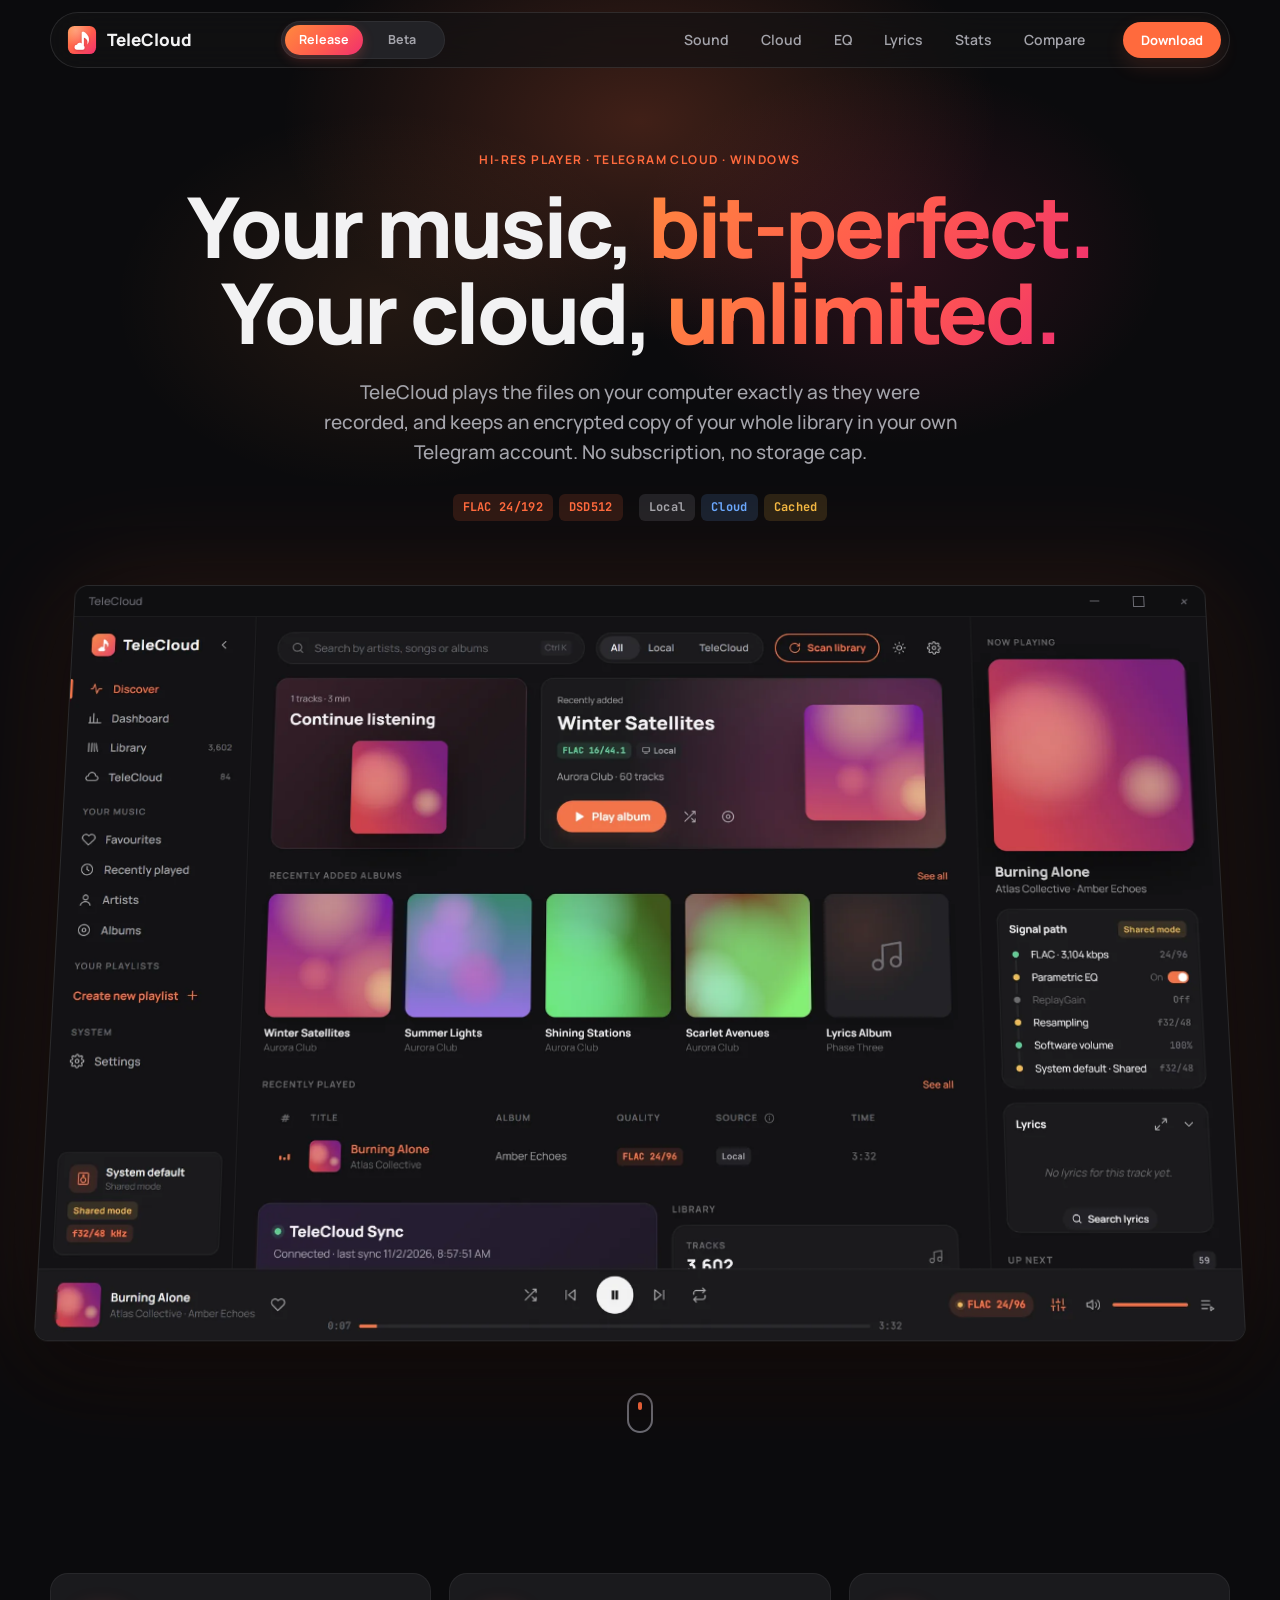
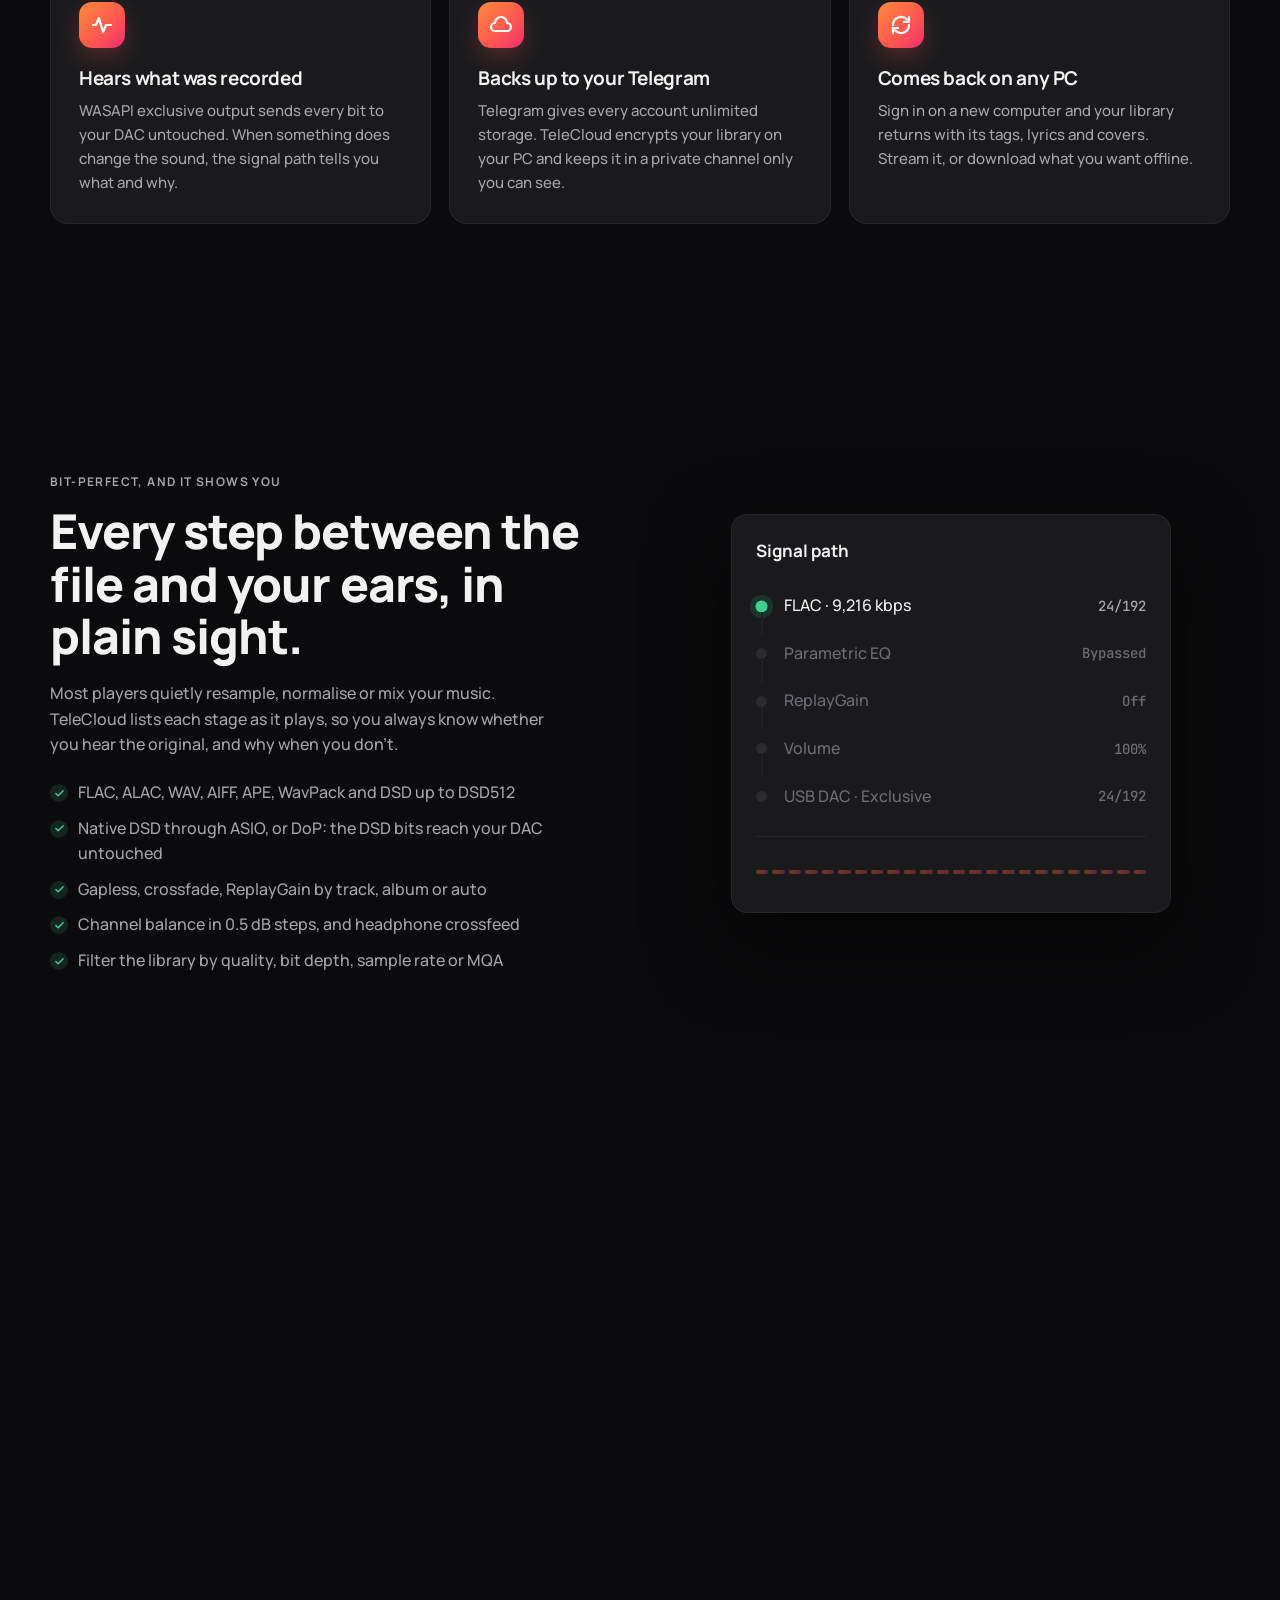
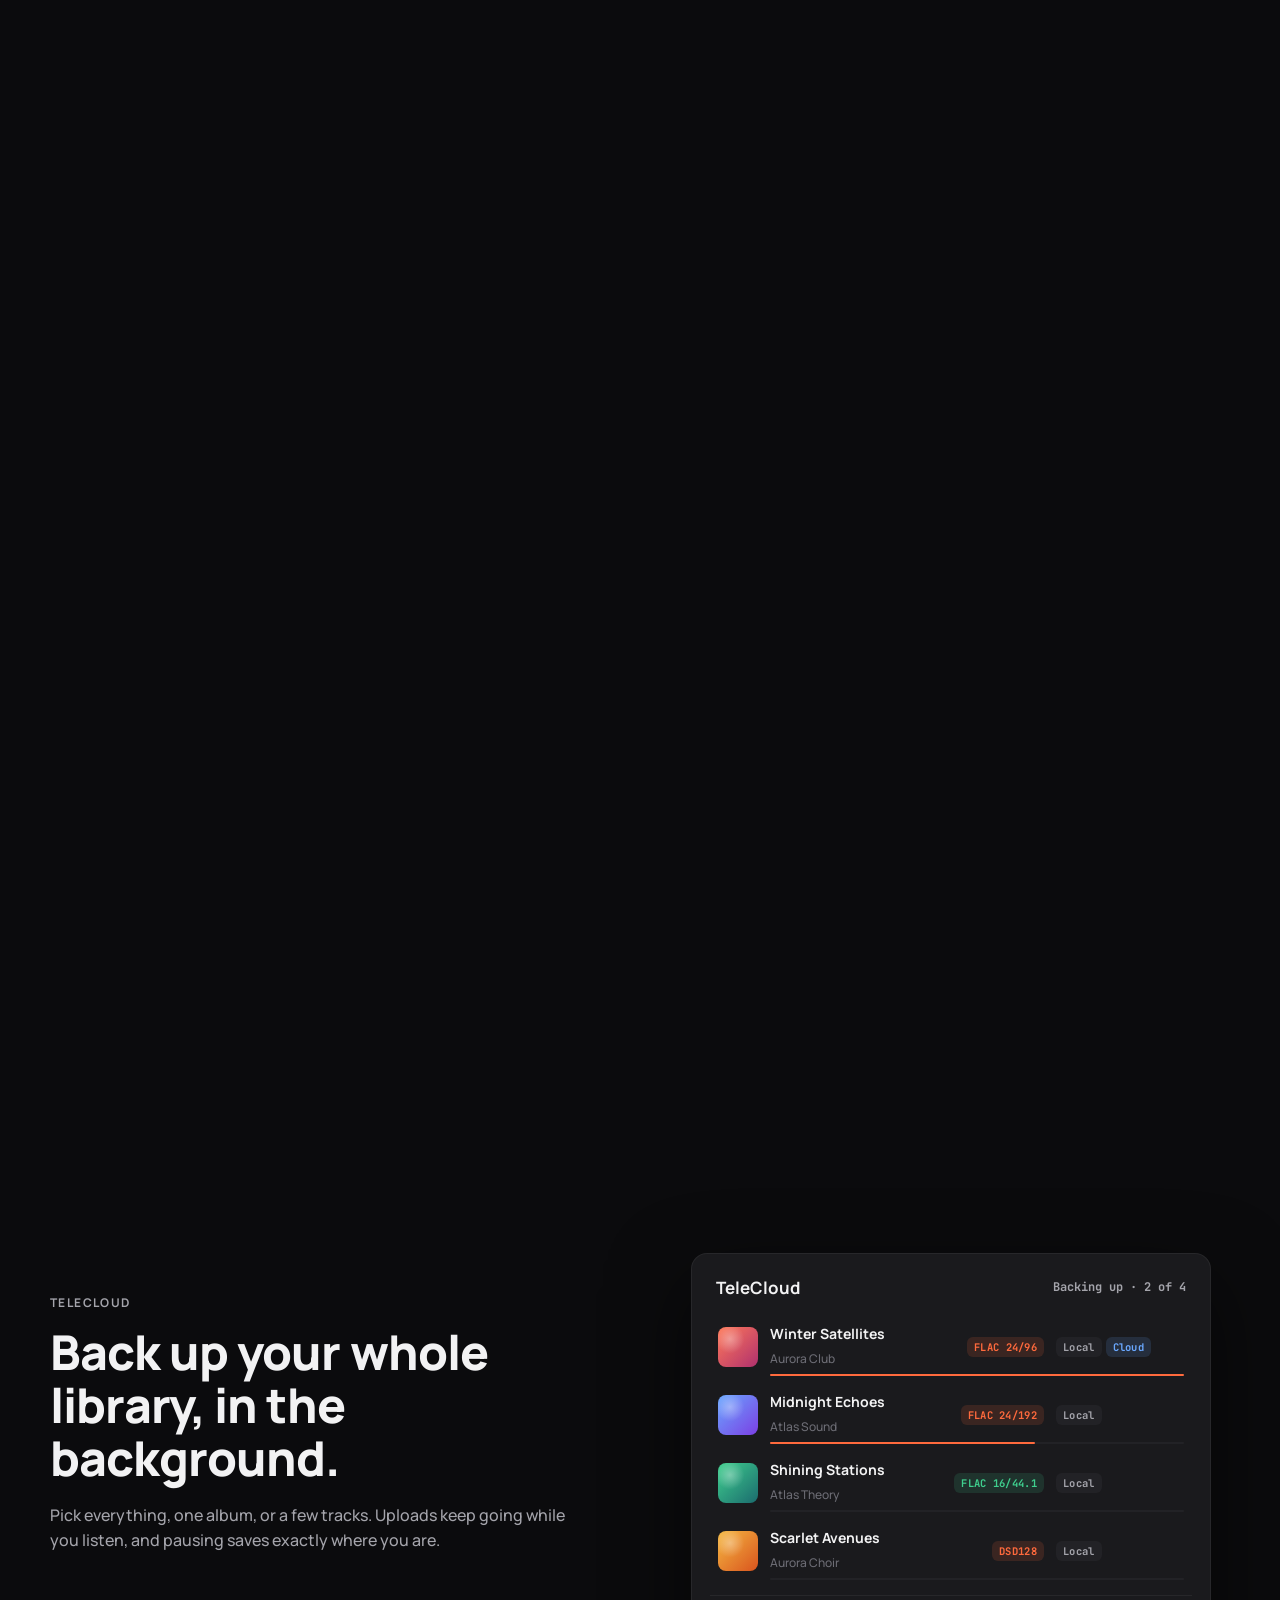
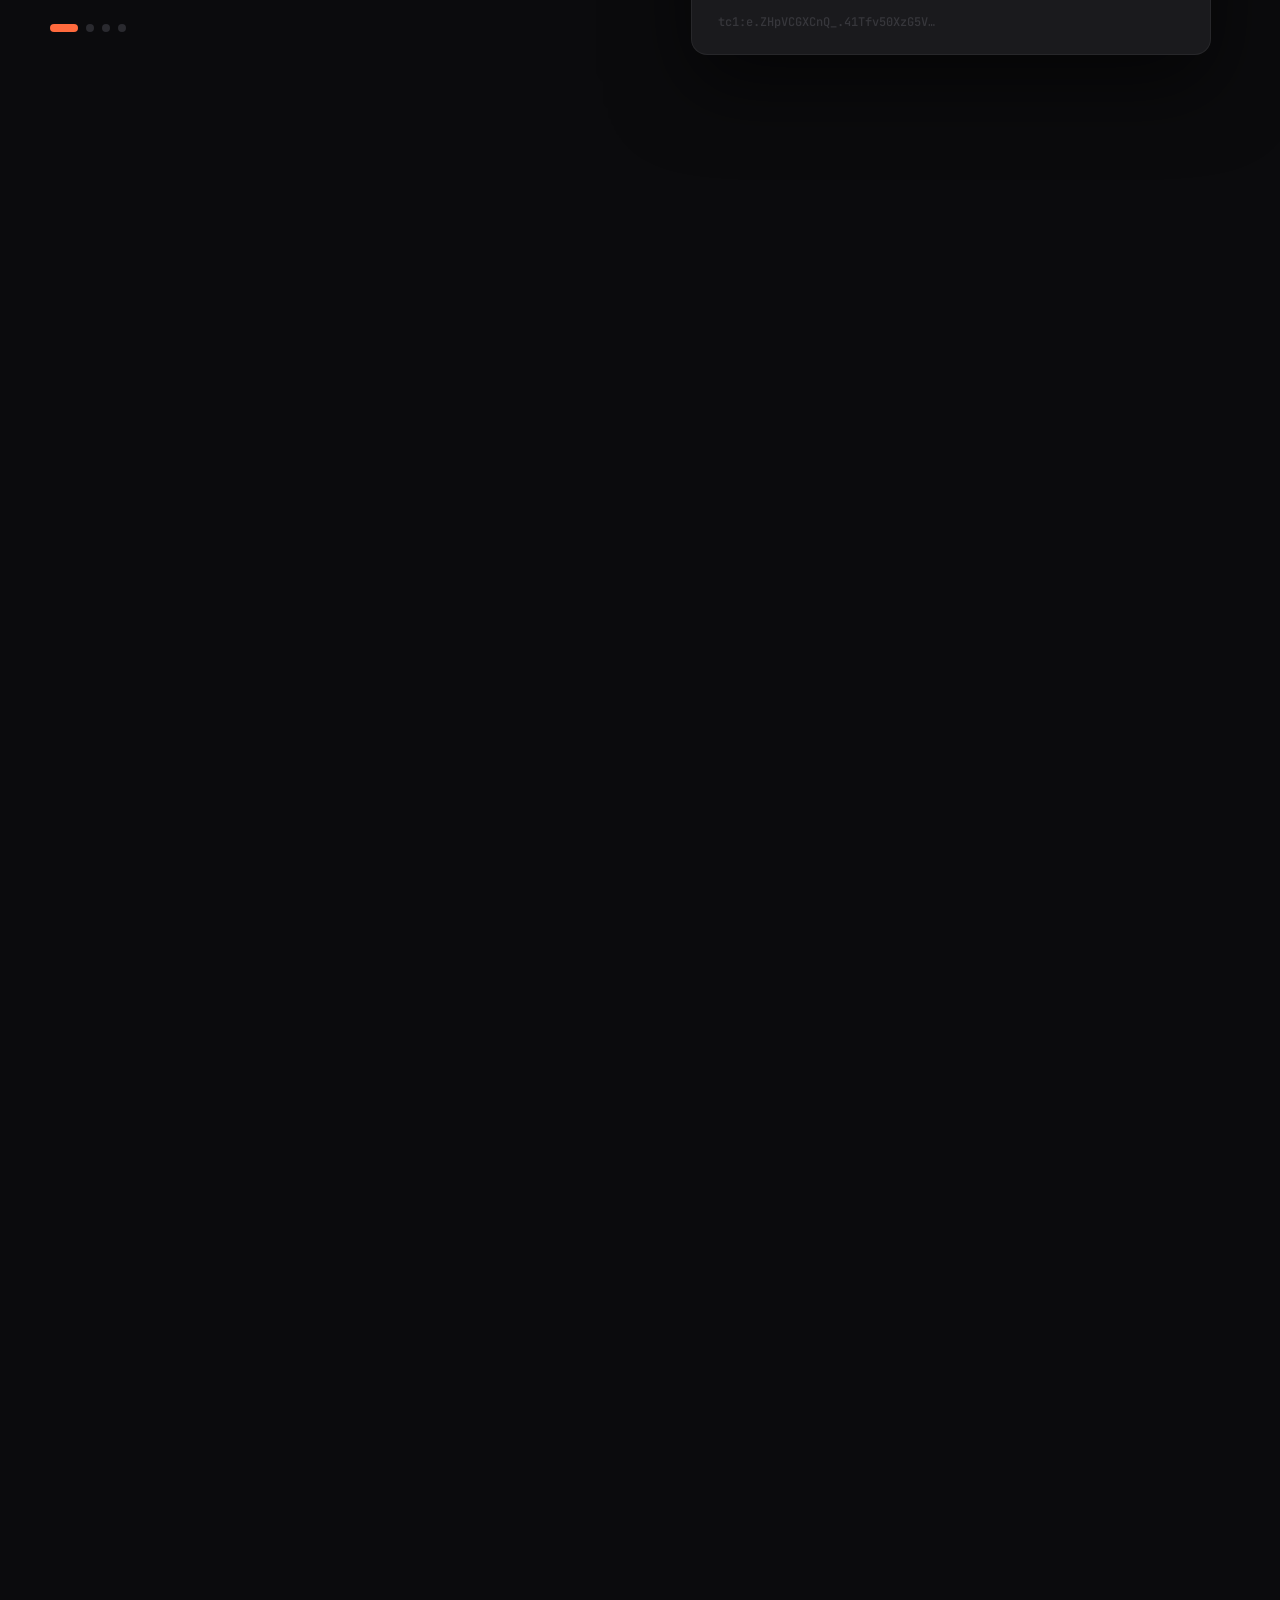
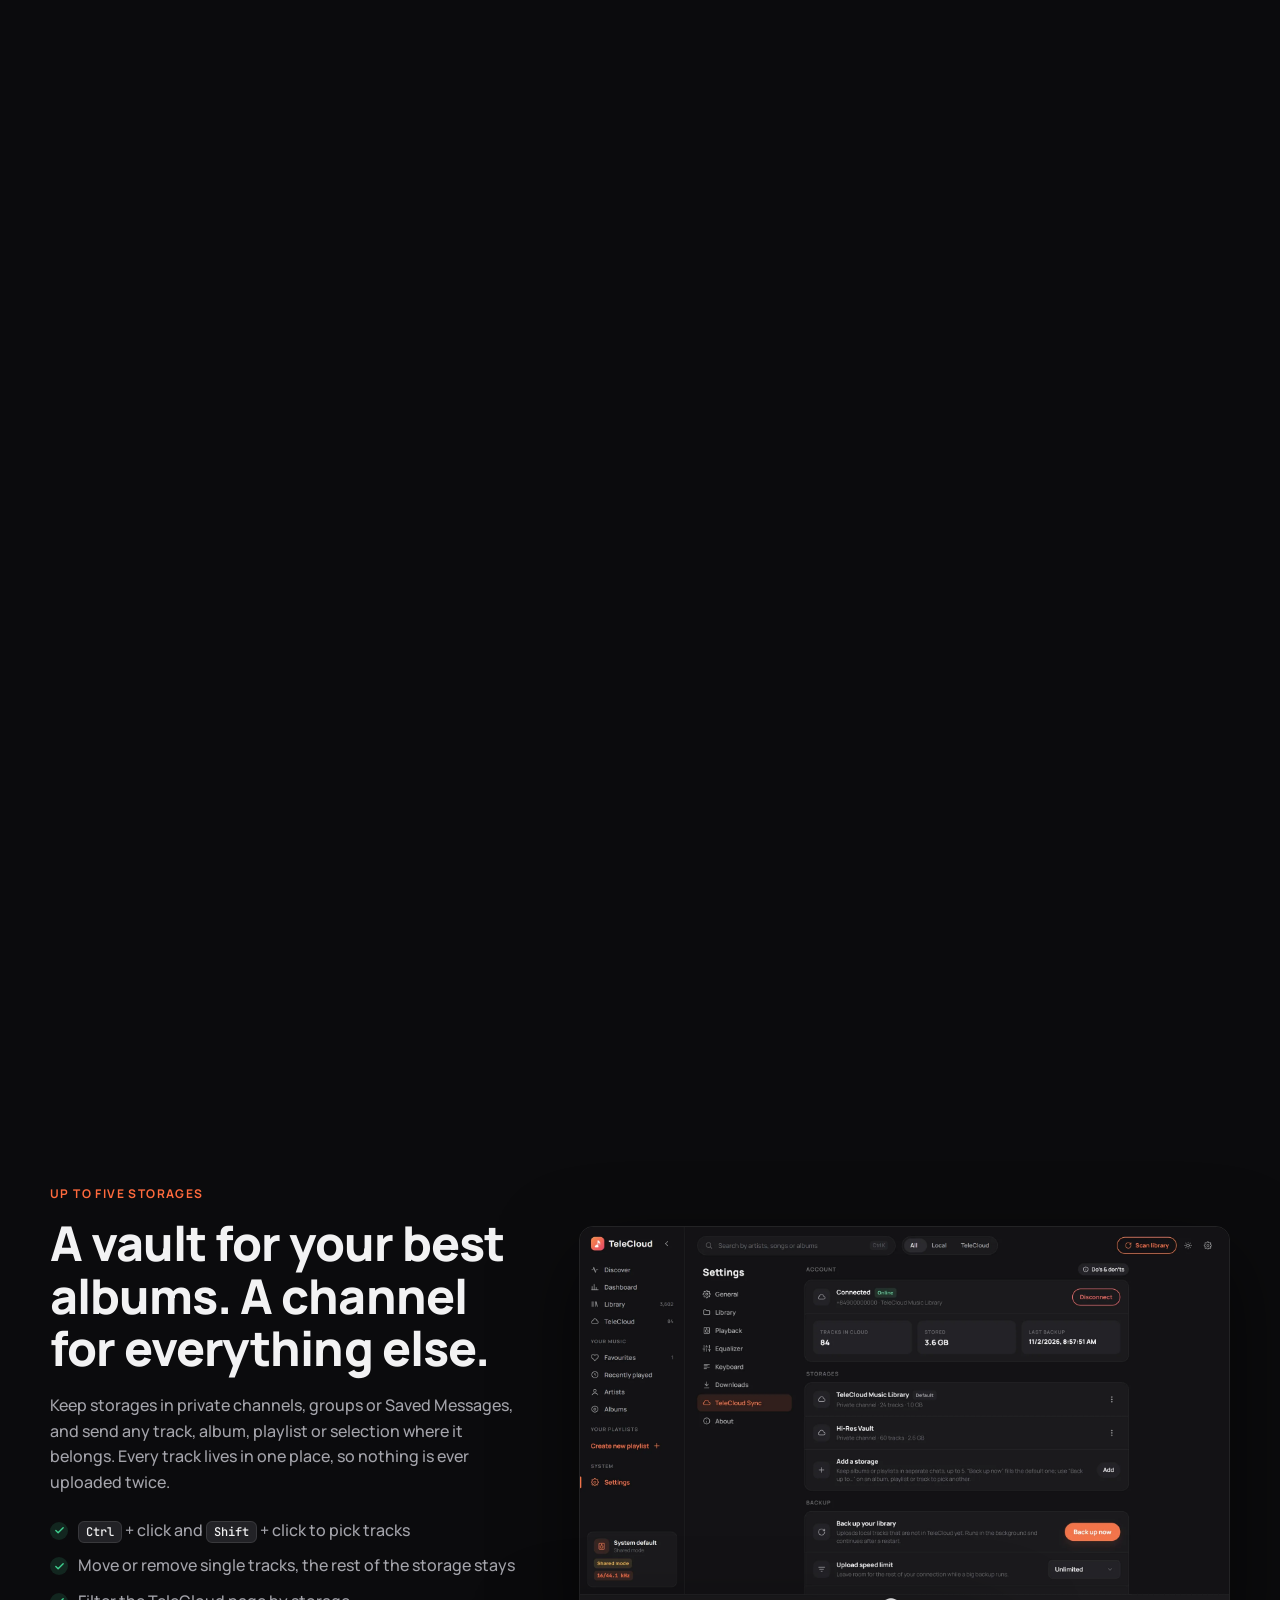
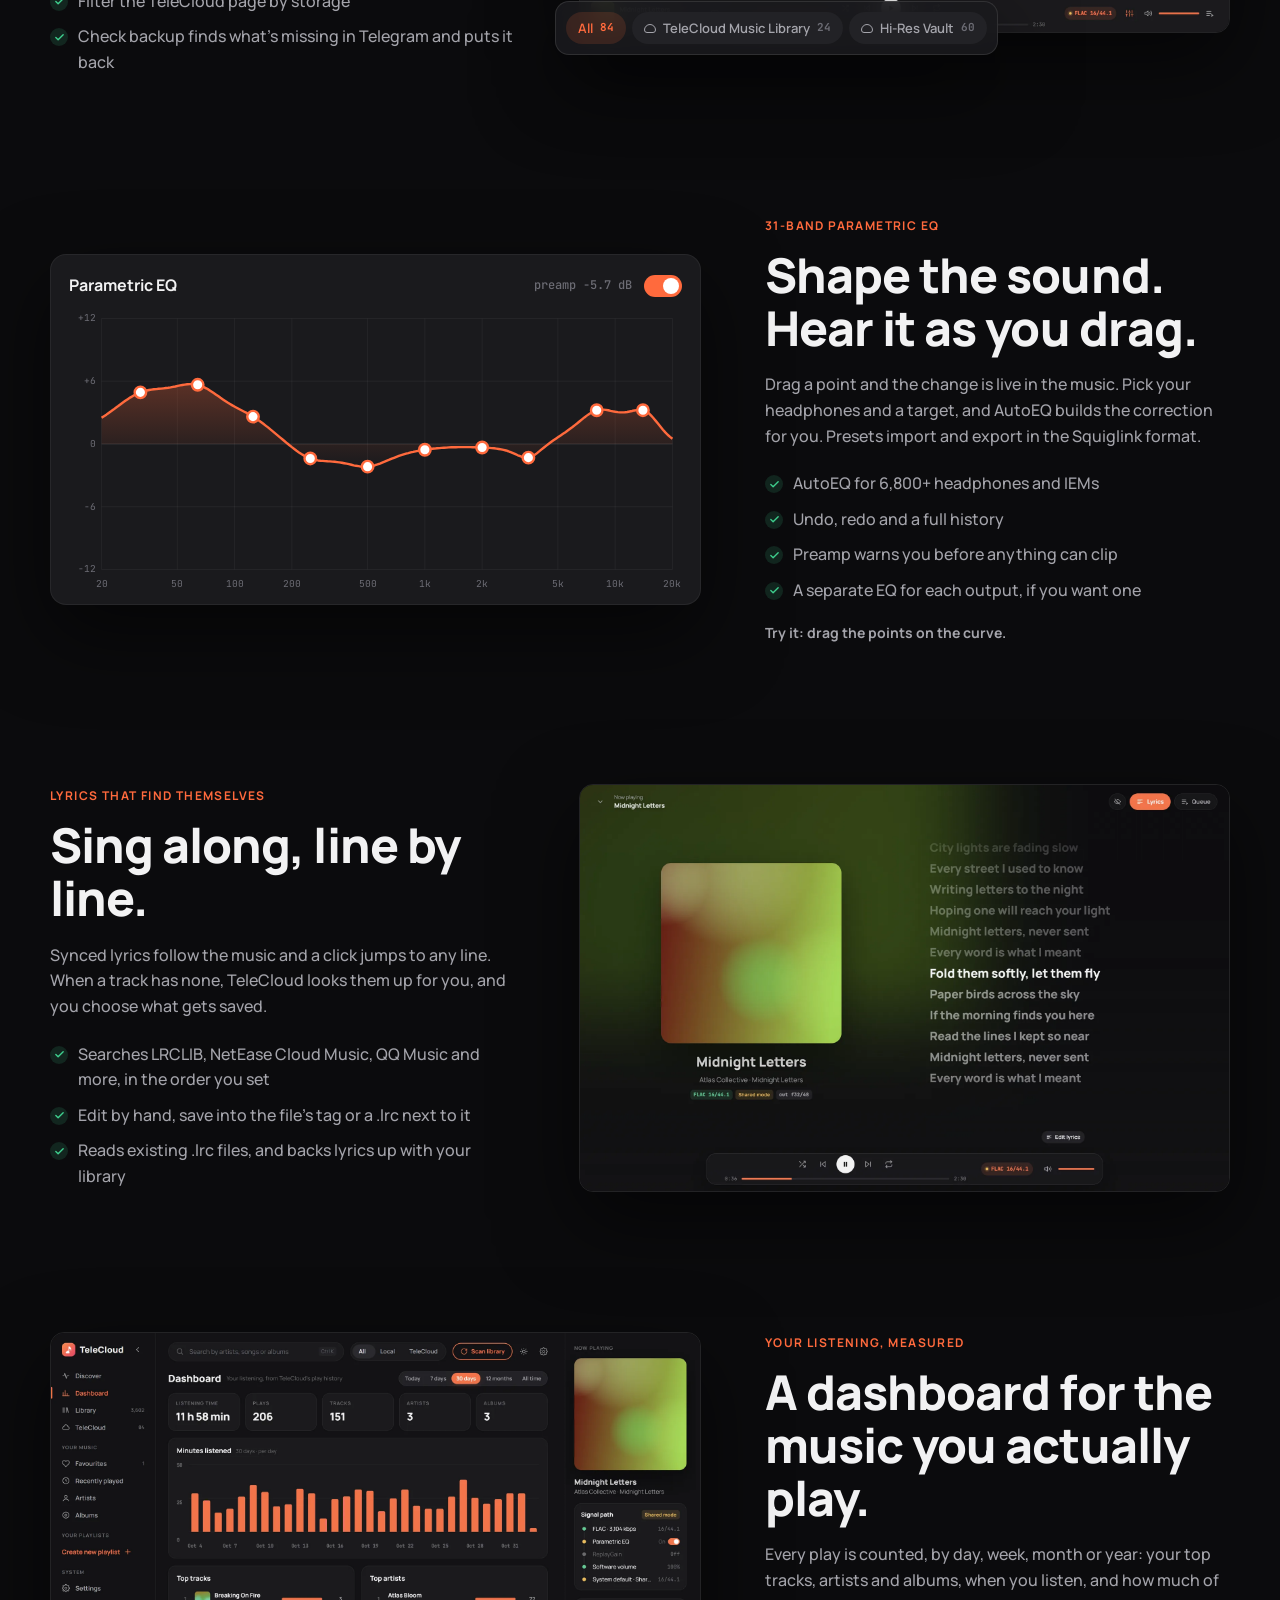
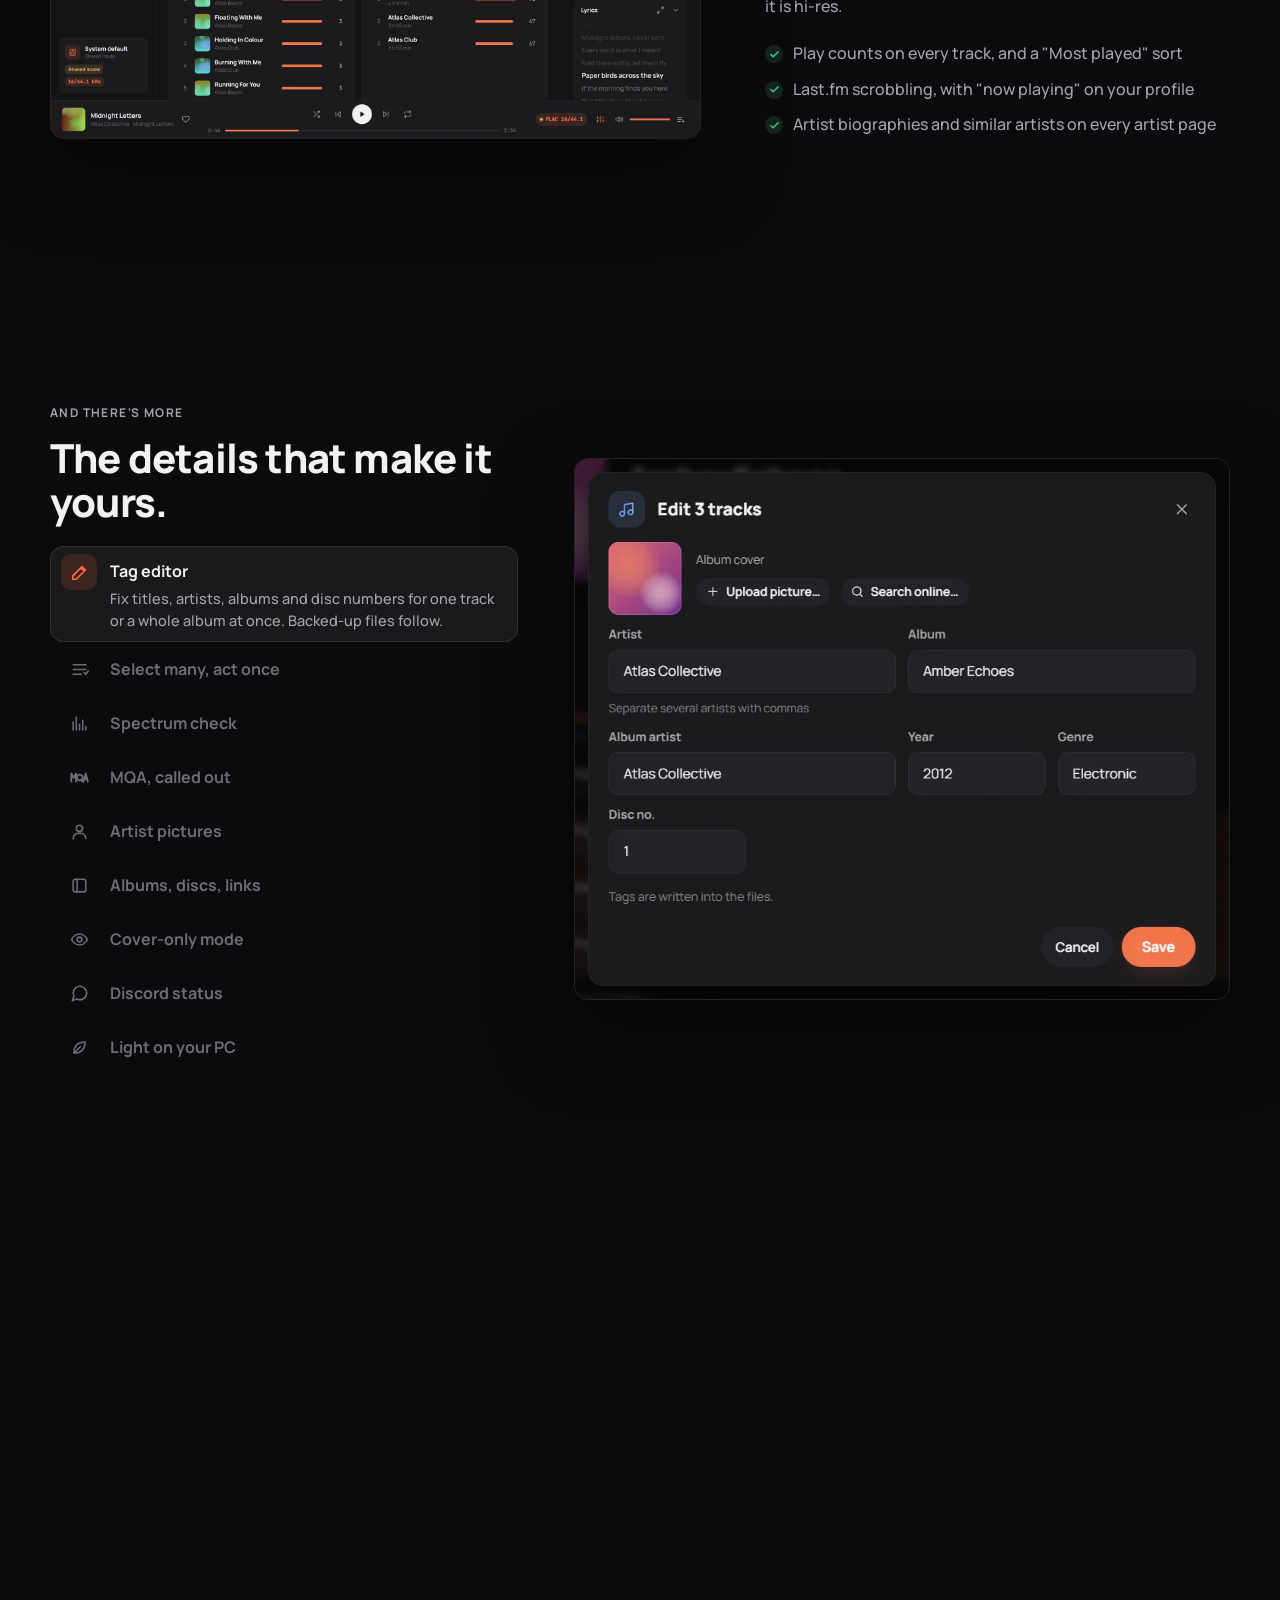
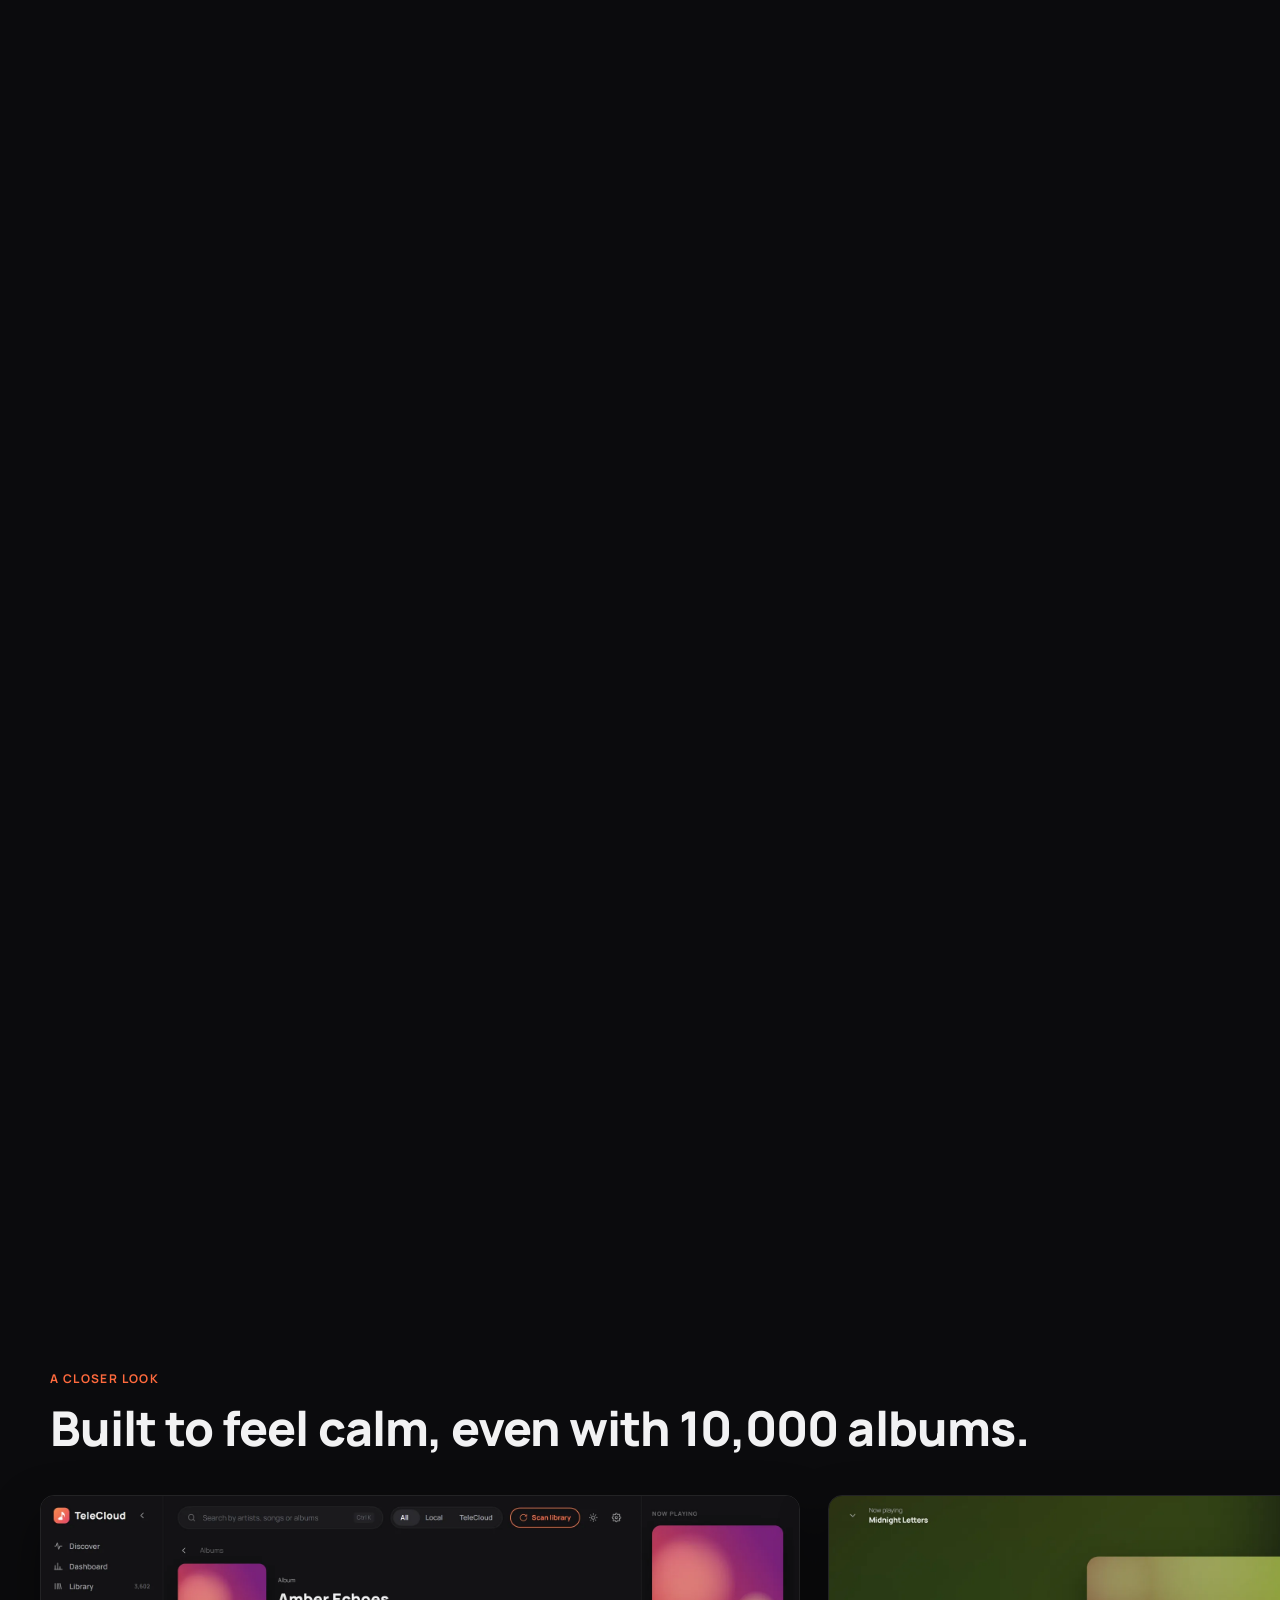
<file: index.html>
<!doctype html>
<html lang="en">
<head>
  <meta charset="utf-8">
  <meta name="viewport" content="width=device-width, initial-scale=1">
  <title>TeleCloud — Hi-res music player with unlimited Telegram backup</title>
  <meta name="description" content="A hi-res music player for Windows that plays your files bit-perfect and backs your whole library up, encrypted, to your own Telegram. Free and open source.">
  <meta name="theme-color" content="#0b0b0d">
  <link rel="canonical" href="https://telecloud-music.pages.dev/">
  <!-- link previews (Messenger, Zalo, Discord, Telegram, X, …) -->
  <meta property="og:type" content="website">
  <meta property="og:site_name" content="TeleCloud">
  <meta property="og:url" content="https://telecloud-music.pages.dev/">
  <meta property="og:title" content="TeleCloud: your music, bit-perfect. Your cloud, unlimited.">
  <meta property="og:description" content="A hi-res music player for Windows that plays your files bit-perfect and backs your whole library up, encrypted, to your own Telegram. Free and open source.">
  <meta property="og:image" content="https://telecloud-music.pages.dev/assets/og-image-v2.png">
  <meta property="og:image:secure_url" content="https://telecloud-music.pages.dev/assets/og-image-v2.png">
  <meta property="og:image:type" content="image/png">
  <meta property="og:image:width" content="1280">
  <meta property="og:image:height" content="640">
  <meta property="og:image:alt" content="TeleCloud: Your music, bit-perfect. Your cloud, unlimited.">
  <meta name="twitter:card" content="summary_large_image">
  <meta name="twitter:title" content="TeleCloud: your music, bit-perfect. Your cloud, unlimited.">
  <meta name="twitter:description" content="A hi-res music player for Windows that plays your files bit-perfect and backs your whole library up, encrypted, to your own Telegram. Free and open source.">
  <meta name="twitter:image" content="https://telecloud-music.pages.dev/assets/og-image-v2.png">
  <link rel="icon" href="assets/favicon.png">
  <link rel="preconnect" href="https://fonts.googleapis.com">
  <link rel="preconnect" href="https://fonts.gstatic.com" crossorigin>
  <link href="https://fonts.googleapis.com/css2?family=JetBrains+Mono:wght@400;600&family=Manrope:wght@400;500;600;700;800&display=swap" rel="stylesheet">
  <link rel="stylesheet" href="style.css">
</head>
<body>
  <div class="scroll-bar" aria-hidden="true"></div>

  <header class="nav">
    <a class="brand" href="#top" aria-label="TeleCloud home">
      <img src="assets/icon.svg" alt="" width="30" height="30">
      <span>TeleCloud</span>
    </a>
    <div class="channel" role="navigation" aria-label="Release or Beta">
      <a href="./" class="on" aria-current="page">Release</a>
      <a href="beta/">Beta</a>
    </div>
    <nav class="nav-links" aria-label="Sections">
      <a href="#sound">Sound</a>
      <a href="#cloud">Cloud</a>
      <a href="#eq">EQ</a>
      <a href="#lyrics">Lyrics</a>
      <a href="#stats">Stats</a>
      <a href="#compare">Compare</a>
    </nav>
    <a class="btn-primary sm" href="#download">Download</a>
  </header>

  <main id="top">
    <!-- Hero -->
    <section class="hero">
      <div class="hero-glow" aria-hidden="true"></div>
      <p class="eyebrow reveal">Hi-res player · Telegram cloud · Windows</p>
      <h1 class="reveal">Your music, <span class="grad">bit-perfect.</span><br>Your cloud, <span class="grad">unlimited.</span></h1>
      <p class="lead reveal">TeleCloud plays the files on your computer exactly as they were recorded, and keeps an encrypted copy of your whole library in your own Telegram account. No subscription, no storage cap.</p>
      <div class="hero-badges reveal">
        <span class="badge b-hires">FLAC 24/192</span>
        <span class="badge b-hires">DSD512</span>
        <span class="badge b-local">Local</span><span class="badge b-cloud">Cloud</span>
        <span class="badge b-cached">Cached</span>
      </div>
      <div class="hero-shot" data-scroll="hero">
        <div class="window">
          <div class="window-bar"><span class="wt">TeleCloud</span><i></i><i></i><i></i></div>
          <img src="assets/discover.webp" alt="TeleCloud's Discover page with a track playing and the signal path panel" width="1920" height="1200">
        </div>
      </div>
      <a class="scroll-cue" href="#why" aria-label="Scroll to learn more"><span></span></a>
    </section>

    <!-- Three pillars -->
    <section class="pillars" id="why">
      <article class="pillar reveal">
        <div class="p-ico"><svg viewBox="0 0 24 24"><path d="M3 12h3l3-7 4 14 3-7h5"/></svg></div>
        <h3>Hears what was recorded</h3>
        <p>WASAPI exclusive output sends every bit to your DAC untouched. When something does change the sound, the signal path tells you what and why.</p>
      </article>
      <article class="pillar reveal">
        <div class="p-ico"><svg viewBox="0 0 24 24"><path d="M18 10a6 6 0 0 0-12 0 4 4 0 0 0 0 8h12a4 4 0 0 0 0-8z"/></svg></div>
        <h3>Backs up to your Telegram</h3>
        <p>Telegram gives every account unlimited storage. TeleCloud encrypts your library on your PC and keeps it in a private channel only you can see.</p>
      </article>
      <article class="pillar reveal">
        <div class="p-ico"><svg viewBox="0 0 24 24"><path d="M4 12a8 8 0 0 1 14-5.3M20 4v5h-5M20 12a8 8 0 0 1-14 5.3M4 20v-5h5"/></svg></div>
        <h3>Comes back on any PC</h3>
        <p>Sign in on a new computer and your library returns with its tags, lyrics and covers. Stream it, or download what you want offline.</p>
      </article>
    </section>

    <!-- Signal path -->
    <section class="story" id="sound" data-scroll="signal" data-steps="5">
      <div class="story-sticky">
        <div class="story-copy">
          <p class="eyebrow">Bit-perfect, and it shows you</p>
          <h2>Every step between the file and your ears, in plain sight.</h2>
          <p>Most players quietly resample, normalise or mix your music. TeleCloud lists each stage as it plays, so you always know whether you hear the original, and why when you don't.</p>
          <ul class="ticks">
            <li>FLAC, ALAC, WAV, AIFF, APE, WavPack and DSD up to DSD512</li>
            <li>Native DSD through ASIO, or DoP: the DSD bits reach your DAC untouched</li>
            <li>Gapless, crossfade, ReplayGain by track, album or auto</li>
            <li>Channel balance in 0.5 dB steps, and headphone crossfeed</li>
            <li>Filter the library by quality, bit depth, sample rate or MQA</li>
          </ul>
        </div>
        <div class="story-visual">
          <div class="card sp-card">
            <div class="sp-head"><b>Signal path</b><span class="badge b-ok sp-badge">Bit-perfect</span></div>
            <ol class="sp-steps">
              <li data-i="0"><i></i><span>FLAC · 9,216 kbps</span><code>24/192</code></li>
              <li data-i="1"><i></i><span>Parametric EQ</span><code>Bypassed</code></li>
              <li data-i="2"><i></i><span>ReplayGain</span><code>Off</code></li>
              <li data-i="3"><i></i><span>Volume</span><code>100%</code></li>
              <li data-i="4"><i></i><span>USB DAC · Exclusive</span><code>24/192</code></li>
            </ol>
            <div class="sp-wave" aria-hidden="true"><span></span><span></span><span></span><span></span><span></span><span></span><span></span><span></span><span></span><span></span><span></span><span></span><span></span><span></span><span></span><span></span><span></span><span></span><span></span><span></span><span></span><span></span><span></span><span></span></div>
          </div>
        </div>
      </div>
    </section>

    <!-- TeleCloud story -->
    <section class="story tall" id="cloud" data-scroll="cloud" data-steps="4">
      <div class="story-sticky">
        <div class="story-copy">
          <p class="eyebrow">TeleCloud</p>
          <div class="steps-copy">
            <div class="sc" data-s="0">
              <h2>Back up your whole library, in the background.</h2>
              <p>Pick everything, one album, or a few tracks. Uploads keep going while you listen, and pausing saves exactly where you are.</p>
            </div>
            <div class="sc" data-s="1">
              <h2>Encrypted before it leaves your PC.</h2>
              <p>Files and their tags are sealed on your computer. Only your recovery key opens them, so not even Telegram can listen in.</p>
            </div>
            <div class="sc" data-s="2">
              <h2>Stream it back, bit for bit.</h2>
              <p>Tracks that live only in TeleCloud start in a second or two. The file you hear is checked against the one you uploaded.</p>
            </div>
            <div class="sc" data-s="3">
              <h2>Played once, ready offline.</h2>
              <p>A smart cache keeps what you play, up to the size you choose. Your favourites stay instant, even on a plane.</p>
            </div>
          </div>
          <div class="dots" aria-hidden="true"><i></i><i></i><i></i><i></i></div>
        </div>
        <div class="story-visual">
          <div class="card tl-card">
            <div class="tl-head"><b>TeleCloud</b><span class="tl-status"></span></div>
            <div class="tl-rows">
              <div class="tl-row" style="--c1:#ff7a59;--c2:#b0306e"><div class="cv"></div><div class="tt"><b>Winter Satellites</b><small>Aurora Club</small></div><span class="badge b-hires">FLAC 24/96</span><div class="src"><span class="badge b-local">Local</span><span class="badge b-cloud">Cloud</span><span class="badge b-cached">Cached</span><span class="lock"></span></div><div class="up"><span></span></div></div>
              <div class="tl-row" style="--c1:#6aa8ff;--c2:#7b3fe4"><div class="cv"></div><div class="tt"><b>Midnight Echoes</b><small>Atlas Sound</small></div><span class="badge b-hires">FLAC 24/192</span><div class="src"><span class="badge b-local">Local</span><span class="badge b-cloud">Cloud</span><span class="badge b-cached">Cached</span><span class="lock"></span></div><div class="up"><span></span></div></div>
              <div class="tl-row stream" style="--c1:#3fcf8e;--c2:#1b6b6e"><div class="cv"></div><div class="tt"><b>Shining Stations</b><small>Atlas Theory</small></div><span class="badge b-lossless">FLAC 16/44.1</span><div class="src"><span class="badge b-local">Local</span><span class="badge b-cloud">Cloud</span><span class="badge b-cached">Cached</span><span class="lock"></span></div><div class="up"><span></span></div></div>
              <div class="tl-row" style="--c1:#f5b942;--c2:#d9541e"><div class="cv"></div><div class="tt"><b>Scarlet Avenues</b><small>Aurora Choir</small></div><span class="badge b-hires">DSD128</span><div class="src"><span class="badge b-local">Local</span><span class="badge b-cloud">Cloud</span><span class="badge b-cached">Cached</span><span class="lock"></span></div><div class="up"><span></span></div></div>
            </div>
            <div class="tl-foot"><code class="cap">tc1:e.ZHpVCGXCnQ_.41Tfv50XzG5V…</code></div>
          </div>
        </div>
      </div>
    </section>

    <!-- Storages -->
    <section class="split" id="storages">
      <div class="split-copy reveal">
        <p class="eyebrow">Up to five storages</p>
        <h2>A vault for your best albums. A channel for everything else.</h2>
        <p>Keep storages in private channels, groups or Saved Messages, and send any track, album, playlist or selection where it belongs. Every track lives in one place, so nothing is ever uploaded twice.</p>
        <ul class="ticks">
          <li><kbd>Ctrl</kbd> + click and <kbd>Shift</kbd> + click to pick tracks</li>
          <li>Move or remove single tracks, the rest of the storage stays</li>
          <li>Filter the TeleCloud page by storage</li>
          <li>Check backup finds what's missing in Telegram and puts it back</li>
        </ul>
      </div>
      <div class="split-shot reveal">
        <img src="assets/storages.webp" alt="TeleCloud settings listing two storages and the backup controls" loading="lazy" width="1920" height="1200">
        <div class="chips float" aria-hidden="true">
          <span class="chip on">All <b>84</b></span>
          <span class="chip"><i></i>TeleCloud Music Library <b>24</b></span>
          <span class="chip"><i></i>Hi-Res Vault <b>60</b></span>
        </div>
      </div>
    </section>

    <!-- EQ -->
    <section class="split rev" id="eq">
      <div class="split-copy reveal">
        <p class="eyebrow">31-band parametric EQ</p>
        <h2>Shape the sound. Hear it as you drag.</h2>
        <p>Drag a point and the change is live in the music. Pick your headphones and a target, and AutoEQ builds the correction for you. Presets import and export in the Squiglink format.</p>
        <ul class="ticks">
          <li>AutoEQ for 6,800+ headphones and IEMs</li>
          <li>Undo, redo and a full history</li>
          <li>Preamp warns you before anything can clip</li>
          <li>A separate EQ for each output, if you want one</li>
        </ul>
        <p class="hint">Try it: drag the points on the curve.</p>
      </div>
      <div class="split-shot reveal">
        <div class="card eq-card">
          <div class="eq-top"><b>Parametric EQ</b><span class="mono muted" id="eq-pre">preamp −3.6 dB</span><span class="toggle on"><i></i></span></div>
          <svg id="eq-svg" viewBox="0 0 640 300" role="img" aria-label="Interactive equalizer curve">
            <g class="eq-grid"></g>
            <path class="eq-fill" d=""/>
            <path class="eq-line" d=""/>
            <g class="eq-dots"></g>
          </svg>
        </div>
      </div>
    </section>

    <!-- Lyrics -->
    <section class="split" id="lyrics">
      <div class="split-copy reveal">
        <p class="eyebrow">Lyrics that find themselves</p>
        <h2>Sing along, line by line.</h2>
        <p>Synced lyrics follow the music and a click jumps to any line. When a track has none, TeleCloud looks them up for you, and you choose what gets saved.</p>
        <ul class="ticks">
          <li>Searches LRCLIB, NetEase Cloud Music, QQ Music and more, in the order you set</li>
          <li>Edit by hand, save into the file's tag or a .lrc next to it</li>
          <li>Reads existing .lrc files, and backs lyrics up with your library</li>
        </ul>
      </div>
      <div class="split-shot reveal">
        <img src="assets/lyrics.webp" alt="Full-screen now playing with synced lyrics" loading="lazy" width="1920" height="1200">
      </div>
    </section>

    <!-- Stats -->
    <section class="split rev" id="stats">
      <div class="split-copy reveal">
        <p class="eyebrow">Your listening, measured</p>
        <h2>A dashboard for the music you actually play.</h2>
        <p>Every play is counted, by day, week, month or year: your top tracks, artists and albums, when you listen, and how much of it is hi-res.</p>
        <ul class="ticks">
          <li>Play counts on every track, and a "Most played" sort</li>
          <li>Last.fm scrobbling, with "now playing" on your profile</li>
          <li>Artist biographies and similar artists on every artist page</li>
        </ul>
      </div>
      <div class="split-shot reveal">
        <img src="assets/dashboard.webp" alt="Dashboard with minutes listened, top tracks and top artists" loading="lazy" width="1920" height="1200">
      </div>
    </section>

    <!-- More: one detail at a time, as you scroll -->
    <section class="story details" id="more" data-scroll="details" data-steps="9">
      <div class="story-sticky">
        <div class="story-copy">
          <p class="eyebrow">And there's more</p>
          <h2 class="d-title">The details that make it yours.</h2>
          <ol class="d-list">
          <li data-s="0">
            <button type="button" class="d-item" aria-label="Tag editor"><span class="m-ico"><svg viewBox="0 0 24 24"><path d="M4 20h4L19 9l-4-4L4 16v4zM13.5 6.5l4 4"/></svg></span><span class="d-text"><b>Tag editor</b><span class="d-desc"><span>Fix titles, artists, albums and disc numbers for one track or a whole album at once. Backed-up files follow.</span></span></span></button>
            <figure class="d-mobile"><img src="assets/details/tags.webp" alt="The tag editor with three tracks of an album" loading="lazy"></figure>
          </li>
          <li data-s="1">
            <button type="button" class="d-item" aria-label="Select many, act once"><span class="m-ico"><svg viewBox="0 0 24 24"><path d="M4 6h16M4 12h16M4 18h10"/><path d="M18 16l2 2 3-4"/></svg></span><span class="d-text"><b>Select many, act once</b><span class="d-desc"><span><kbd>Ctrl</kbd>/<kbd>Shift</kbd>+click and <kbd>Ctrl+A</kbd> in every list: queue, favourite, back up, tag or remove together.</span></span></span></button>
            <figure class="d-mobile"><img src="assets/details/select.webp" alt="Three tracks selected, with the selection bar" loading="lazy"></figure>
          </li>
          <li data-s="2">
            <button type="button" class="d-item" aria-label="Spectrum check"><span class="m-ico"><svg viewBox="0 0 24 24"><path d="M4 20V10M8 20V4M12 20v-7M16 20V8M20 20v-4"/></svg></span><span class="d-text"><b>Spectrum check</b><span class="d-desc"><span>See the whole file's frequencies and spot upsampled or lossy-sourced "hi-res", with a clear explanation of each verdict.</span></span></span></button>
            <figure class="d-mobile"><img src="assets/details/spectrum.webp" alt="The spectrum of a FLAC file, judged genuinely lossless" loading="lazy"></figure>
          </li>
          <li data-s="3">
            <button type="button" class="d-item" aria-label="MQA, called out"><span class="m-ico mqa"><svg viewBox="0 0 24 24"><path d="M1.6 17v-10l3 5.4 3-5.4v10"/><circle cx="12.3" cy="12" r="3.6"/><path d="M13.9 14.7l2 2.3M17.2 17l2.65-10 2.65 10M18.3 14h3.1"/></svg></span><span class="d-text"><b>MQA, called out</b><span class="d-desc"><span>TeleCloud reads the audio itself and finds MQA even when the tags say nothing. It gets a badge and its own filter, and plays as the plain PCM it is. Nothing is unfolded or dressed up as hi-res.</span></span></span></button>
            <figure class="d-mobile"><img src="assets/details/mqa.webp" alt="The library filtered to MQA, with MQA and MQA Studio badges" loading="lazy"></figure>
          </li>
          <li data-s="4">
            <button type="button" class="d-item" aria-label="Artist pictures"><span class="m-ico"><svg viewBox="0 0 24 24"><circle cx="12" cy="8" r="4"/><path d="M4 21c0-4.4 3.6-7 8-7s8 2.6 8 7"/></svg></span><span class="d-text"><b>Artist pictures</b><span class="d-desc"><span>Pick one from Last.fm, Deezer, Apple Music, MusicBrainz or YouTube. It goes into the tags, and animated GIFs come back with your backup.</span></span></span></button>
            <figure class="d-mobile"><img src="assets/details/artist.webp" alt="An artist page with the artist's picture" loading="lazy"></figure>
          </li>
          <li data-s="5">
            <button type="button" class="d-item" aria-label="Albums, discs, links"><span class="m-ico"><svg viewBox="0 0 24 24"><rect x="4" y="4" width="16" height="16" rx="3"/><path d="M9 4v16"/></svg></span><span class="d-text"><b>Albums, discs, links</b><span class="d-desc"><span>Multi-disc albums split by disc. Any artist or album name opens its page, from anywhere in the app.</span></span></span></button>
            <figure class="d-mobile"><img src="assets/details/discs.webp" alt="An album split into Disc 1 and Disc 2" loading="lazy"></figure>
          </li>
          <li data-s="6">
            <button type="button" class="d-item" aria-label="Cover-only mode"><span class="m-ico"><svg viewBox="0 0 24 24"><path d="M2 12s3.6-7 10-7 10 7 10 7-3.6 7-10 7S2 12 2 12z"/><circle cx="12" cy="12" r="3"/></svg></span><span class="d-text"><b>Cover-only mode</b><span class="d-desc"><span>One key hides everything but the artwork, for when the music is the only thing on screen.</span></span></span></button>
            <figure class="d-mobile"><img src="assets/details/coveronly.webp" alt="Full screen with only the album cover" loading="lazy"><span class="d-key"><kbd>H</kbd> hides everything else</span></figure>
          </li>
          <li data-s="7">
            <button type="button" class="d-item" aria-label="Discord status"><span class="m-ico"><svg viewBox="0 0 24 24"><path d="M21 11.5a8.4 8.4 0 0 1-12.2 7.5L3 21l2-5.6A8.5 8.5 0 1 1 21 11.5z"/></svg></span><span class="d-text"><b>Discord status</b><span class="d-desc"><span>Show what you're playing, with the album cover and a small picture of the artist. While TeleCloud is open with nothing playing, it shows your last track.</span></span></span></button>
            <figure class="d-mobile"><div class="dc-card" aria-label="A profile showing TeleCloud as the music playing">
              <div class="dc-head">Listening to TeleCloud</div>
              <div class="dc-body">
                <div class="dc-art"><img src="assets/details/cover-amber.webp" alt="" width="160" height="160" loading="lazy"><img class="dc-small" src="assets/details/artist-atlas.webp" alt="" width="96" height="96" loading="lazy"></div>
                <div class="dc-text"><b>Burning Alone</b><span>by Atlas Collective</span><span>on Amber Echoes</span>
                  <div class="dc-bar"><i></i></div><div class="dc-times mono"><span>1:24</span><span>3:32</span></div>
                </div>
              </div>
              <span class="dc-btn">Get TeleCloud</span>
            </div></figure>
          </li>
          <li data-s="8">
            <button type="button" class="d-item" aria-label="Light on your PC"><span class="m-ico"><svg viewBox="0 0 24 24"><path d="M5 19c9 0 14-5 14-14C10 5 5 10 5 19z"/><path d="M5 19l8-8"/></svg></span><span class="d-text"><b>Light on your PC</b><span class="d-desc"><span>Under 2% of the CPU while it plays, on our test PC. Low memory mode trims it further, and the window can wait in the tray while the music goes on.</span></span></span></button>
            <figure class="d-mobile"><img src="assets/details/light.webp" alt="Performance settings: low memory mode and keep running in the tray" loading="lazy"><span class="d-cpu float"><i></i><b class="mono">1.6%</b> CPU while playing</span></figure>
          </li>
          </ol>
        </div>
        <div class="story-visual">
          <div class="d-stage">
          <figure data-s="0"><img src="assets/details/tags.webp" alt="The tag editor with three tracks of an album" loading="lazy"></figure>
          <figure data-s="1"><img src="assets/details/select.webp" alt="Three tracks selected, with the selection bar" loading="lazy"></figure>
          <figure data-s="2"><img src="assets/details/spectrum.webp" alt="The spectrum of a FLAC file, judged genuinely lossless" loading="lazy"></figure>
          <figure data-s="3"><img src="assets/details/mqa.webp" alt="The library filtered to MQA, with MQA and MQA Studio badges" loading="lazy"></figure>
          <figure data-s="4"><img src="assets/details/artist.webp" alt="An artist page with the artist's picture" loading="lazy"></figure>
          <figure data-s="5"><img src="assets/details/discs.webp" alt="An album split into Disc 1 and Disc 2" loading="lazy"></figure>
          <figure data-s="6"><img src="assets/details/coveronly.webp" alt="Full screen with only the album cover" loading="lazy"><span class="d-key"><kbd>H</kbd> hides everything else</span></figure>
          <figure data-s="7"><div class="dc-card" aria-label="A profile showing TeleCloud as the music playing">
              <div class="dc-head">Listening to TeleCloud</div>
              <div class="dc-body">
                <div class="dc-art"><img src="assets/details/cover-amber.webp" alt="" width="160" height="160" loading="lazy"><img class="dc-small" src="assets/details/artist-atlas.webp" alt="" width="96" height="96" loading="lazy"></div>
                <div class="dc-text"><b>Burning Alone</b><span>by Atlas Collective</span><span>on Amber Echoes</span>
                  <div class="dc-bar"><i></i></div><div class="dc-times mono"><span>1:24</span><span>3:32</span></div>
                </div>
              </div>
              <span class="dc-btn">Get TeleCloud</span>
            </div></figure>
          <figure data-s="8"><img src="assets/details/light.webp" alt="Performance settings: low memory mode and keep running in the tray" loading="lazy"><span class="d-cpu float"><i></i><b class="mono">1.6%</b> CPU while playing</span></figure>
          </div>
        </div>
      </div>
    </section>

    <!-- Gallery -->
    <section class="gallery" data-scroll="gallery">
      <div class="gallery-sticky">
        <div class="gallery-head">
          <p class="eyebrow">A closer look</p>
          <h2>Built to feel calm, even with 10,000 albums.</h2>
        </div>
        <div class="gallery-track">
          <figure><img src="assets/album.webp" alt="Album page with quality and source tags" loading="lazy" width="1920" height="1200"><figcaption>Albums show quality and where every track lives.</figcaption></figure>
          <figure><img src="assets/nowplaying.webp" alt="Full-screen now playing view" loading="lazy" width="1920" height="1200"><figcaption>Full-screen now playing, with every detail of the file.</figcaption></figure>
          <figure><img src="assets/sources.webp" alt="Source tag explanations" loading="lazy" width="1920" height="1200"><figcaption>Every tag explains itself.</figcaption></figure>
          <figure><img src="assets/select.webp" alt="Several tracks selected" loading="lazy" width="1920" height="1200"><figcaption>Select many, act once.</figcaption></figure>
          <figure><img src="assets/telecloud.webp" alt="TeleCloud page filtered by storage" loading="lazy" width="1920" height="1200"><figcaption>Everything in the cloud, per storage.</figcaption></figure>
          <figure><img src="assets/light.webp" alt="Light theme" loading="lazy" width="1920" height="1200"><figcaption>Ten themes, light and dark, and an accent that can follow the cover.</figcaption></figure>
        </div>
      </div>
    </section>

    <!-- Compare -->
    <section class="compare" id="compare">
      <div class="center reveal">
        <p class="eyebrow">What makes it different</p>
        <h2>The player and the cloud, finally in one place.</h2>
      </div>
      <div class="card table-card reveal">
        <table>
          <thead><tr><th></th><th class="us"><img src="assets/icon.svg" alt="" width="22" height="22">TeleCloud</th><th>Typical desktop player</th><th>Streaming service</th></tr></thead>
          <tbody>
            <tr><td>Plays your own files, bit-perfect</td><td class="us y">Yes</td><td class="y">Often</td><td class="n">No</td></tr>
            <tr><td>Shows the full signal path</td><td class="us y">Yes</td><td class="m">Rarely</td><td class="n">No</td></tr>
            <tr><td>Native DSD and DoP</td><td class="us y">Yes</td><td class="m">With plugins</td><td class="n">No</td></tr>
            <tr><td>Unlimited cloud backup of your library</td><td class="us y">Yes, free</td><td class="n">No</td><td class="n">No</td></tr>
            <tr><td>Stream your own files on another PC</td><td class="us y">Yes</td><td class="n">No</td><td class="m">Only their catalogue</td></tr>
            <tr><td>Encrypted, only you hold the key</td><td class="us y">Yes</td><td class="n">—</td><td class="n">No</td></tr>
            <tr><td>Finds and edits synced lyrics</td><td class="us y">Built in</td><td class="m">With plugins</td><td class="y">Their catalogue</td></tr>
            <tr><td>Listening stats and Last.fm scrobbling</td><td class="us y">Built in</td><td class="m">With plugins</td><td class="m">Yearly recap</td></tr>
            <tr><td>Restore with tags, lyrics and covers</td><td class="us y">Yes</td><td class="n">No</td><td class="n">—</td></tr>
            <tr><td>Monthly subscription</td><td class="us y">None</td><td class="y">None</td><td class="n">Required</td></tr>
          </tbody>
        </table>
      </div>
    </section>

    <!-- Download -->
    <section class="download" id="download">
      <div class="dl-glow" aria-hidden="true"></div>
      <img class="dl-icon reveal" src="assets/icon.svg" alt="" width="96" height="96">
      <h2 class="reveal">Get TeleCloud</h2>
      <p class="lead reveal">Free and open source (GPL-3.0) for Windows 10 and 11, 64-bit. Everything it needs is included.</p>
      <div class="dl-cards">
        <div class="card dl-card reveal" data-channel="beta">
          <span class="badge b-cached">Beta</span>
          <h3>Try what's next</h3>
          <p>New features first: control the music from your phone, tablet or another PC, shape the sound, sing along word by word, and let smart playlists fill themselves. Expect the odd rough edge. <a class="dl-more" href="beta/">See what's in the beta</a></p>
          <a class="btn-primary dl-btn" aria-disabled="true">Coming soon</a>
          <small class="dl-meta"></small>
        </div>
        <div class="card dl-card reveal" data-channel="release">
          <span class="badge b-ok">Release</span>
          <h3>Stable</h3>
          <p>The tested version for everyday listening and backups.</p>
          <a class="btn-outline dl-btn" aria-disabled="true">Coming soon</a>
          <small class="dl-meta"></small>
        </div>
      </div>
    </section>
  </main>

  <footer class="foot">
    <div class="brand"><img src="assets/icon.svg" alt="" width="24" height="24"><span>TeleCloud</span></div>
    <p>Made by a solo developer for people who care about their music.</p>
    <p class="links"><a href="privacy/">Privacy</a><a href="telegram/">TeleCloud and Telegram</a><a href="security/">Security</a><a href="https://github.com/MinhHaiDeveloper/telecloud">GitHub</a></p>
    <p class="muted">TeleCloud is an unofficial app that uses the Telegram API. It is not affiliated with Telegram.</p>
  </footer>

  <script src="main.js" defer></script>
</body>
</html>
</file>
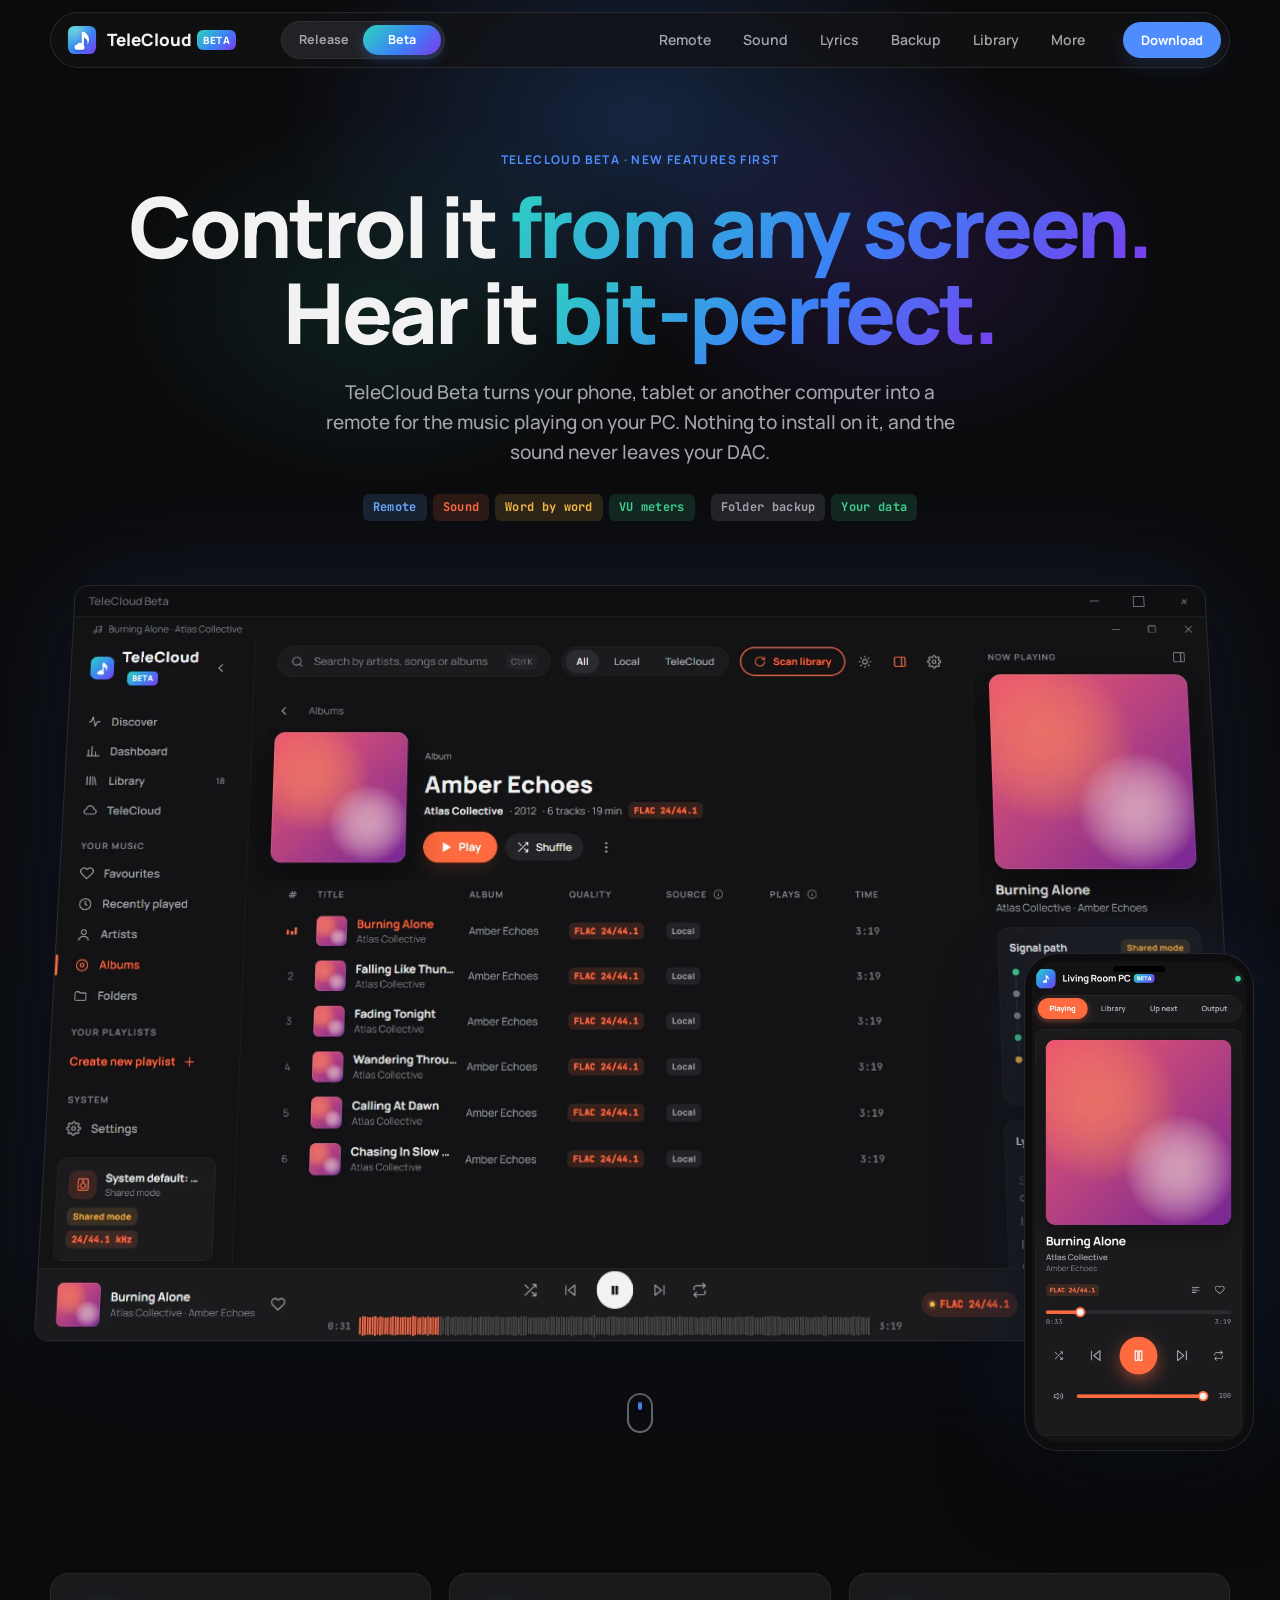
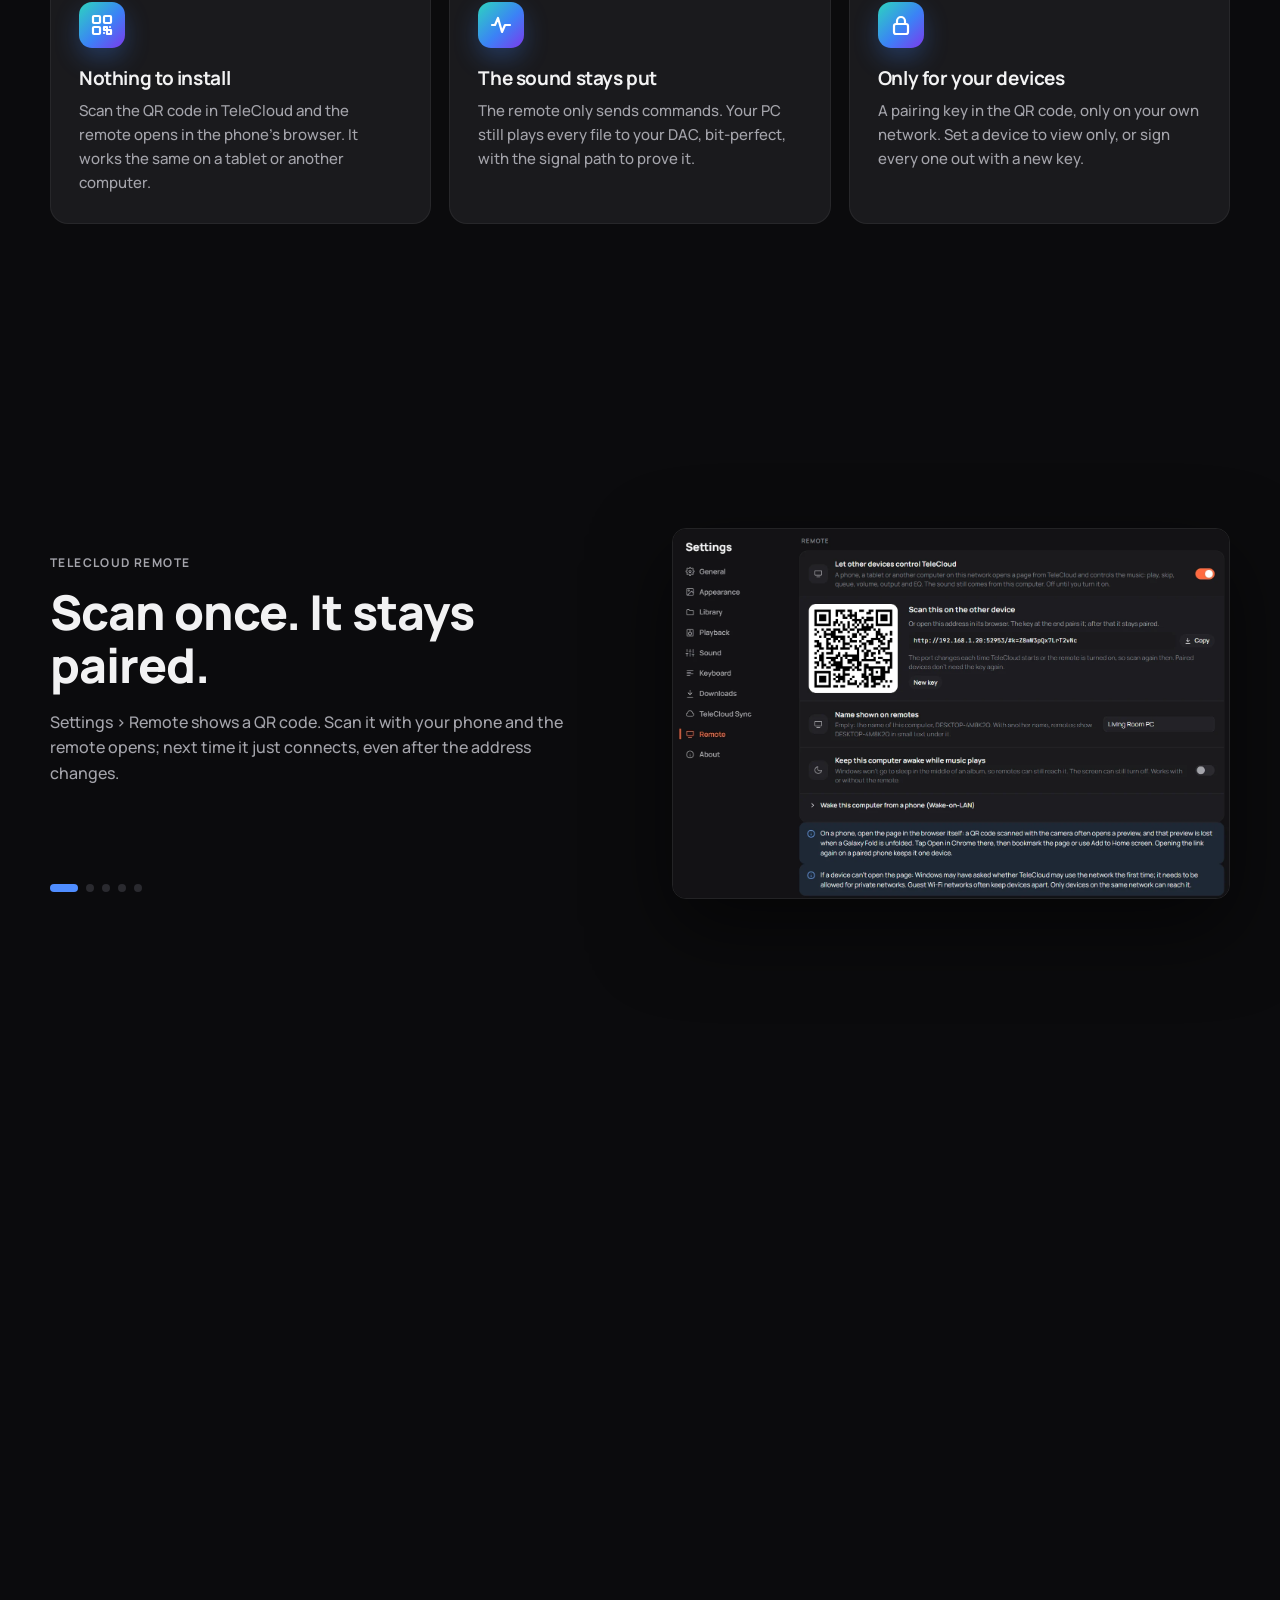
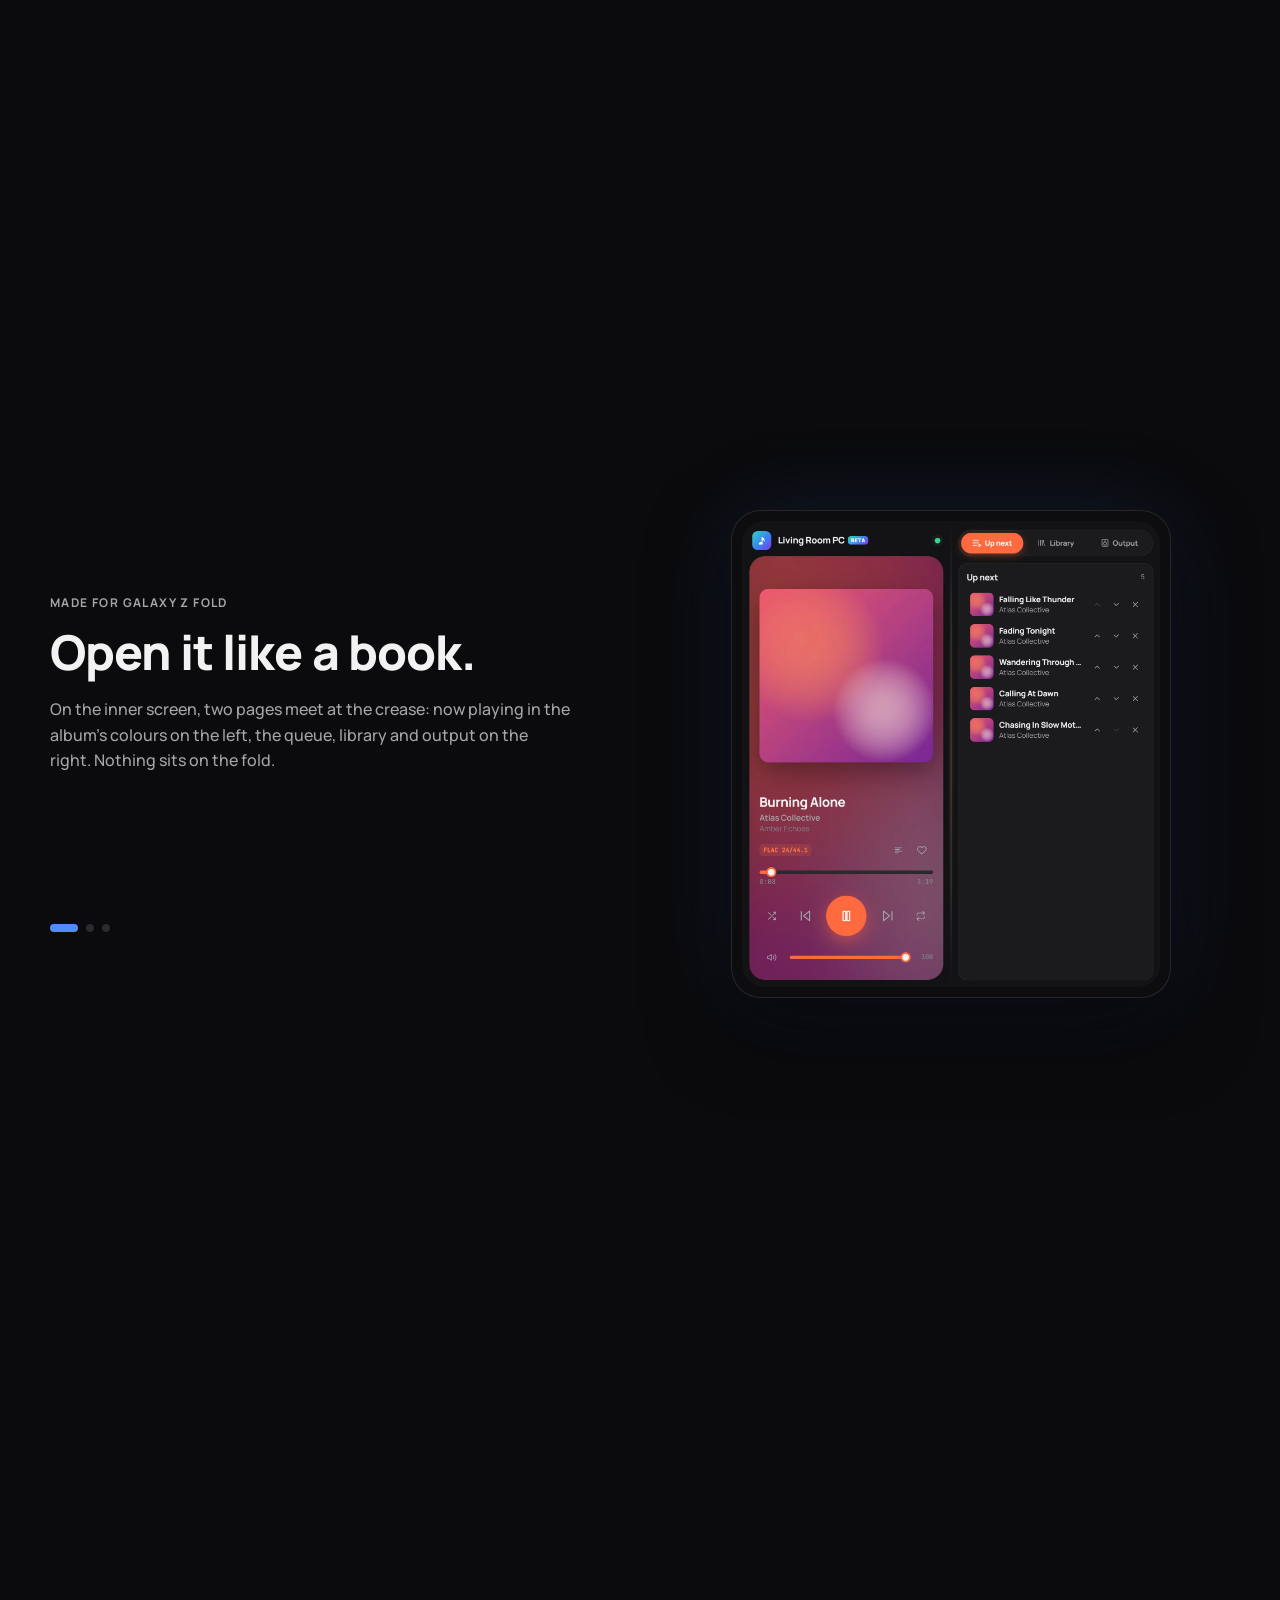
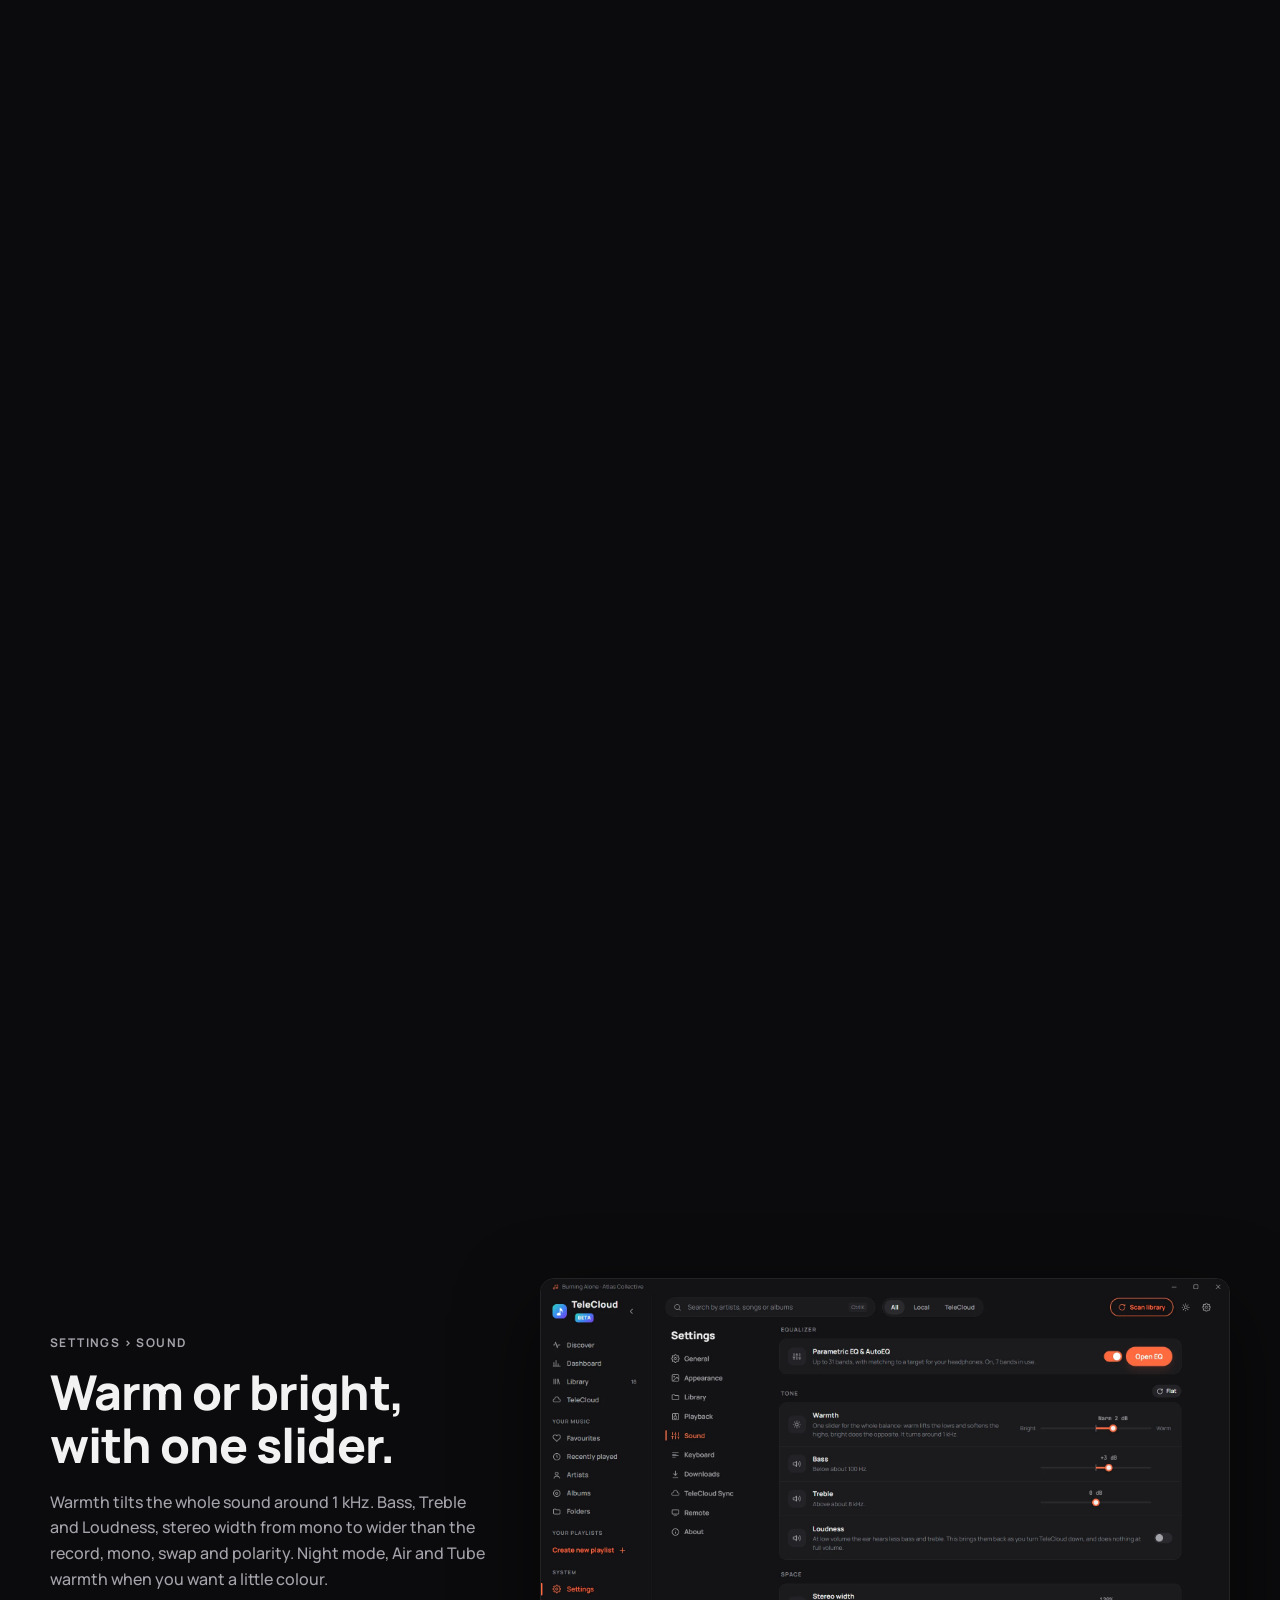
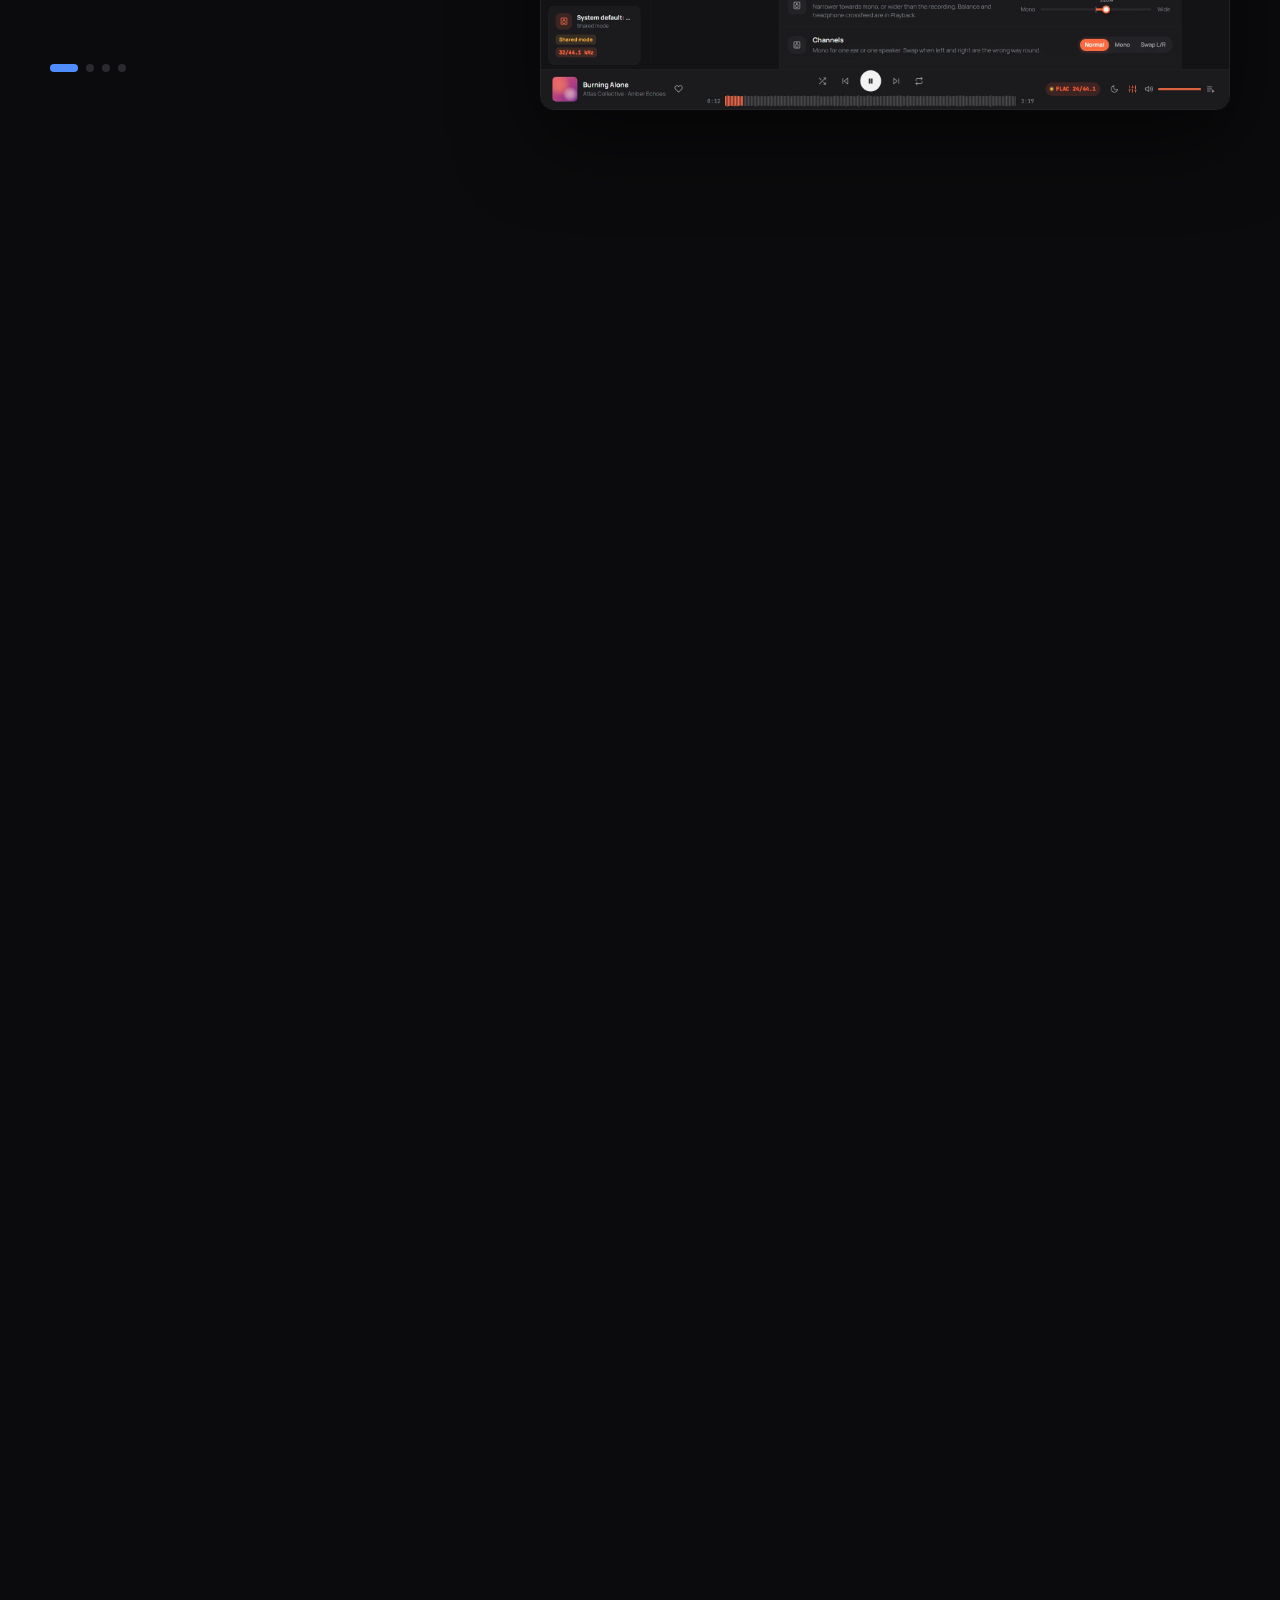
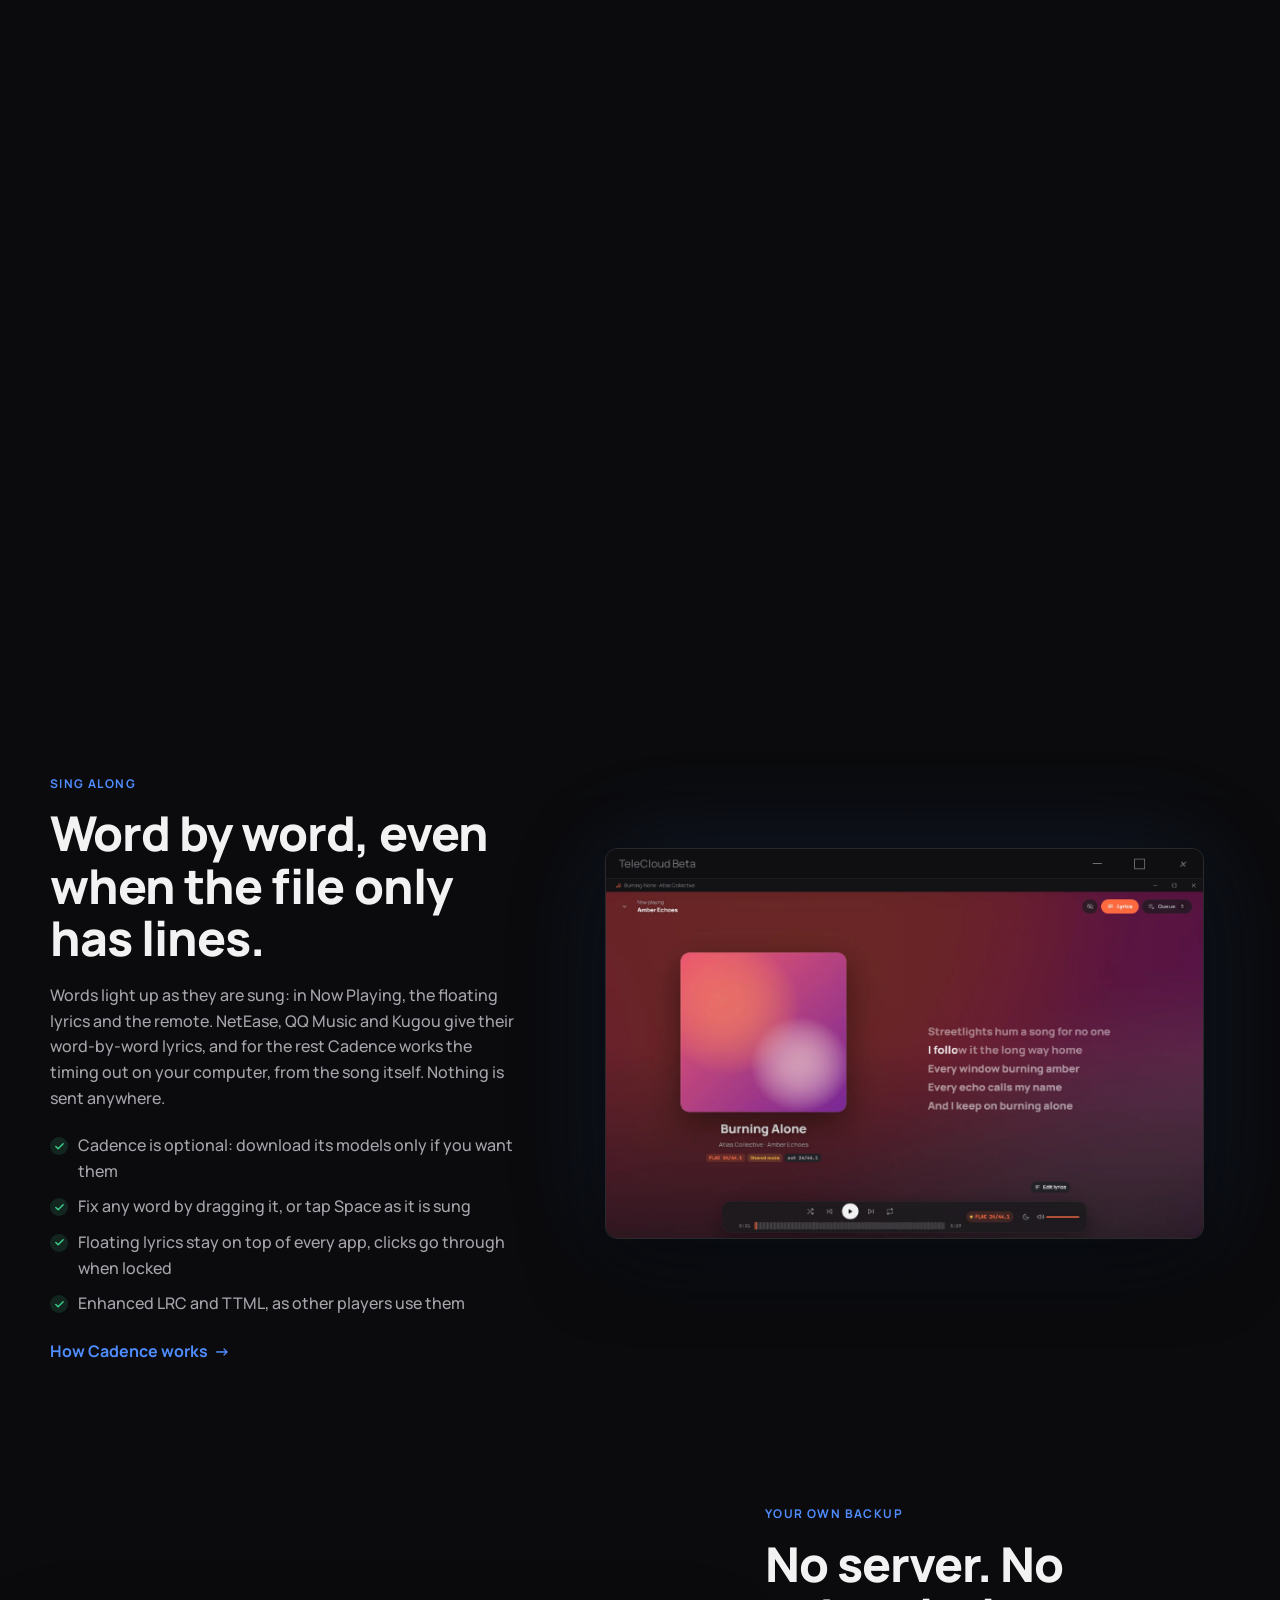
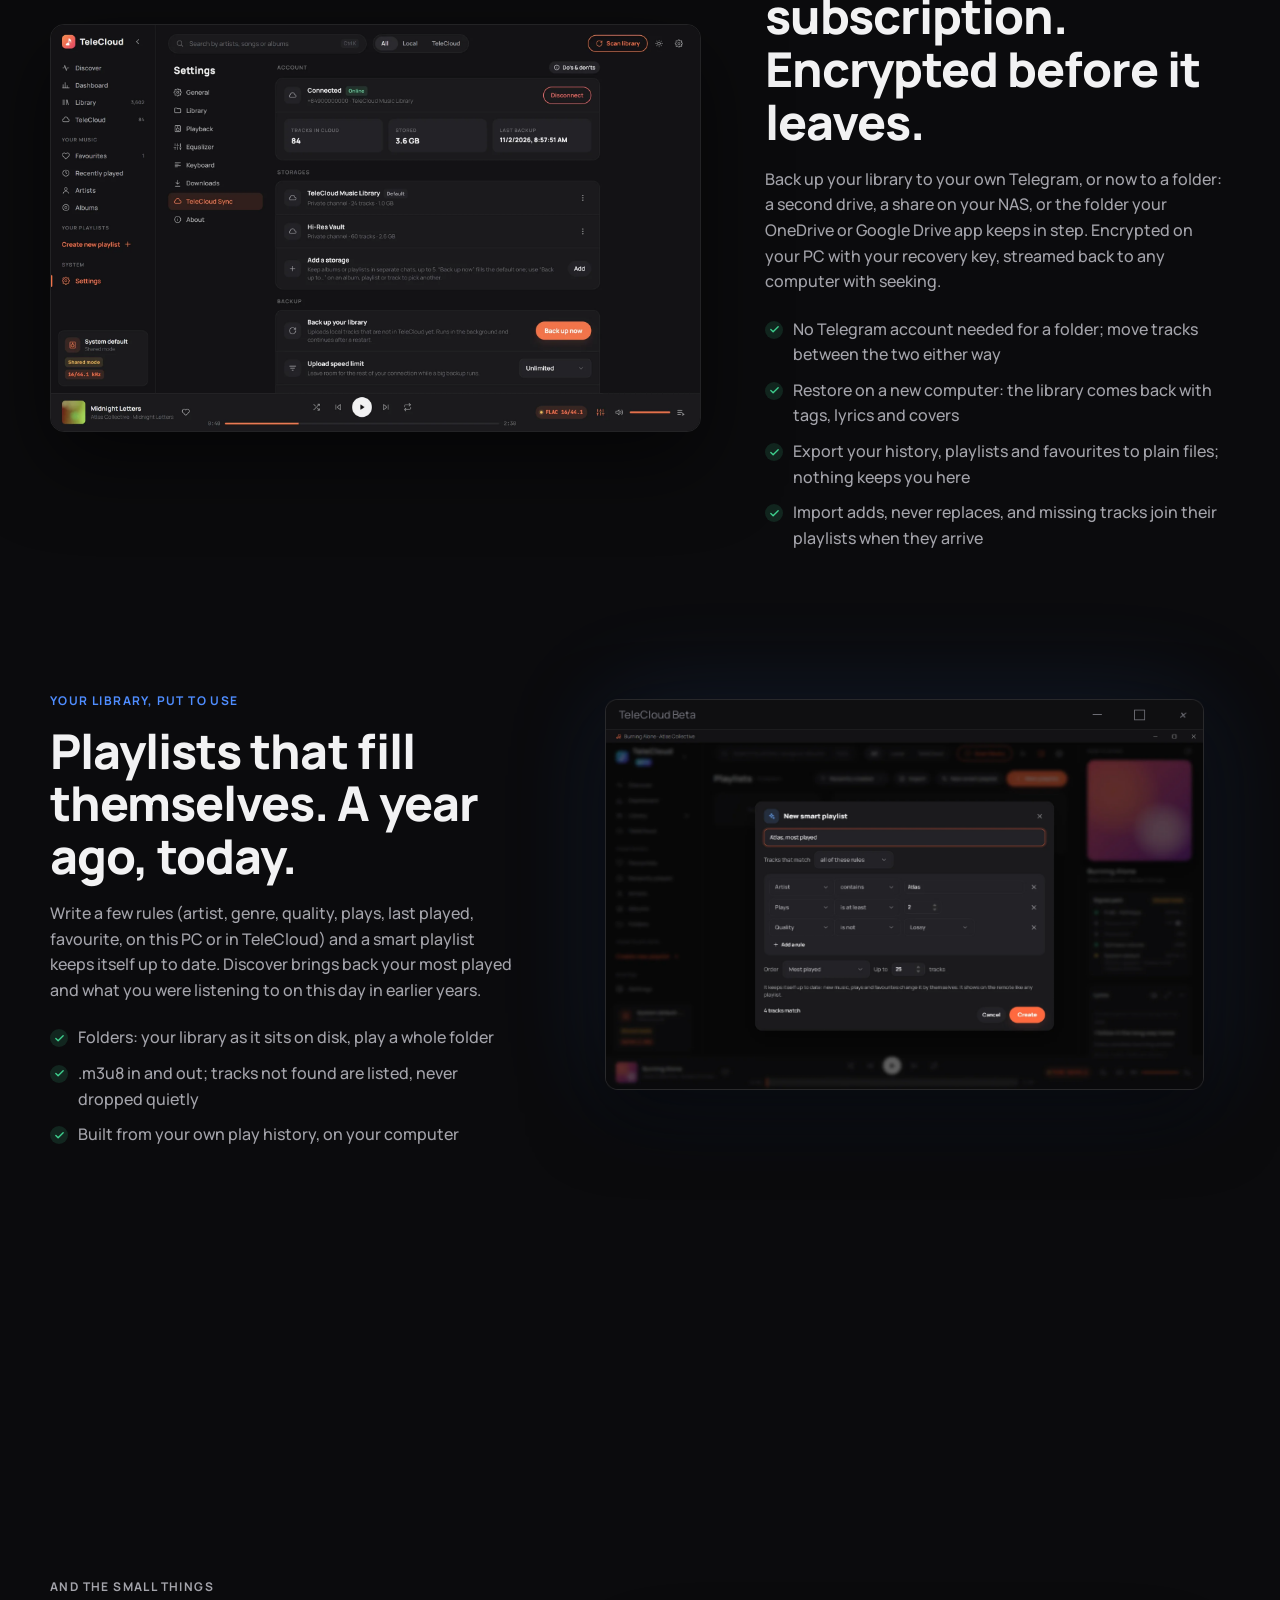
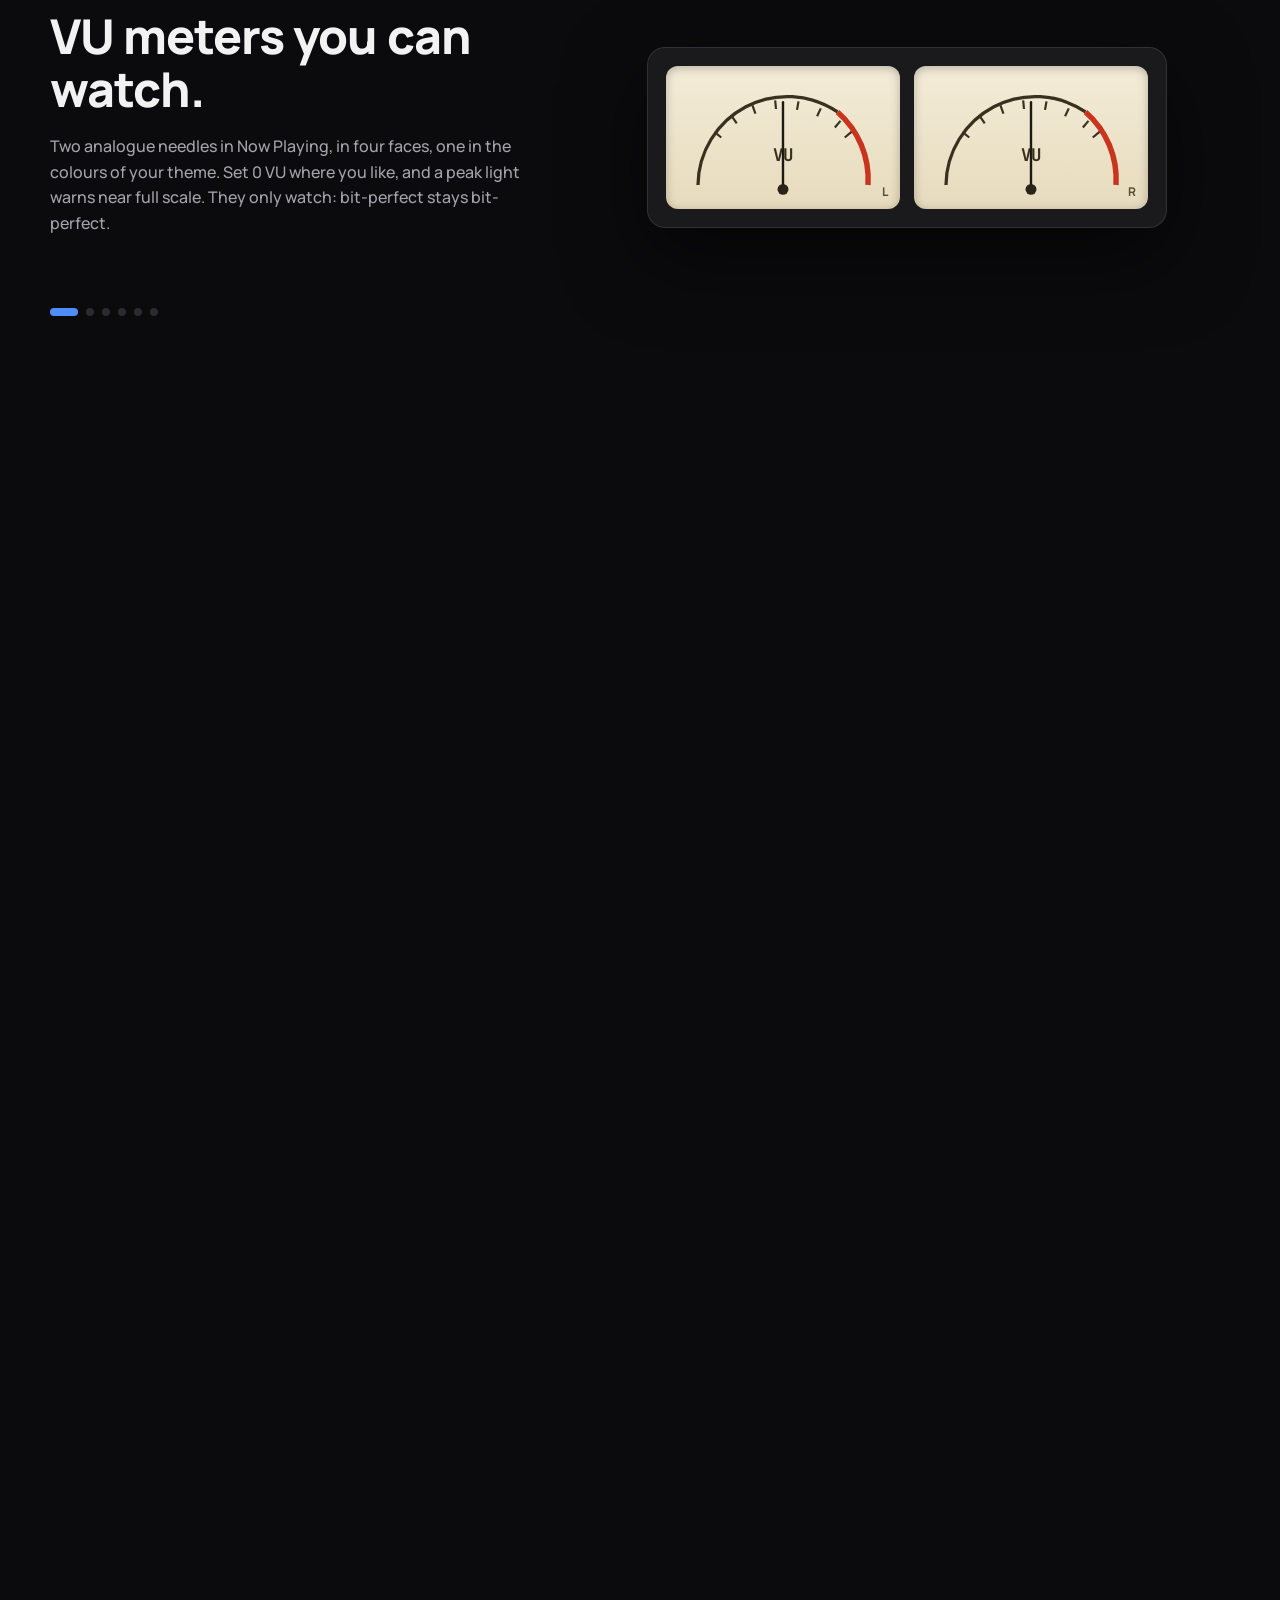
<file: beta/index.html>
<!doctype html>
<html lang="en" data-channel="beta">
<head>
  <meta charset="utf-8">
  <meta name="viewport" content="width=device-width, initial-scale=1">
  <title>TeleCloud Beta — Control your music from any screen</title>
  <meta name="description" content="TeleCloud Beta: a remote on any screen for the music on your PC, sound shaping you can see, lyrics word by word worked out on your computer, and your own encrypted backup to Telegram or a folder. Bit-perfect until you change it.">
  <meta name="theme-color" content="#0b0b0d">
  <link rel="canonical" href="https://telecloud-music.pages.dev/beta/">
  <meta property="og:type" content="website">
  <meta property="og:site_name" content="TeleCloud">
  <meta property="og:url" content="https://telecloud-music.pages.dev/beta/">
  <meta property="og:title" content="TeleCloud Beta: control your music from any screen">
  <meta property="og:description" content="Your phone, tablet or another computer becomes a remote for the music on your PC. Nothing to install, and the sound stays bit-perfect.">
  <meta property="og:image" content="https://telecloud-music.pages.dev/assets/og-image-beta.png">
  <meta property="og:image:secure_url" content="https://telecloud-music.pages.dev/assets/og-image-beta.png">
  <meta property="og:image:type" content="image/png">
  <meta property="og:image:width" content="1280">
  <meta property="og:image:height" content="640">
  <meta property="og:image:alt" content="TeleCloud Beta: control it from any screen, hear it bit-perfect.">
  <meta name="twitter:card" content="summary_large_image">
  <meta name="twitter:title" content="TeleCloud Beta: control your music from any screen">
  <meta name="twitter:description" content="Your phone, tablet or another computer becomes a remote for the music on your PC. Nothing to install, and the sound stays bit-perfect.">
  <meta name="twitter:image" content="https://telecloud-music.pages.dev/assets/og-image-beta.png">
  <link rel="icon" href="../assets/favicon-beta.png">
  <link rel="preconnect" href="https://fonts.googleapis.com">
  <link rel="preconnect" href="https://fonts.gstatic.com" crossorigin>
  <link href="https://fonts.googleapis.com/css2?family=JetBrains+Mono:wght@400;600&family=Manrope:wght@400;500;600;700;800&display=swap" rel="stylesheet">
  <link rel="stylesheet" href="../style.css">
</head>
<body>
  <div class="scroll-bar" aria-hidden="true"></div>

  <header class="nav">
    <a class="brand" href="#top" aria-label="TeleCloud Beta home">
      <img src="../assets/icon-beta.svg" alt="" width="30" height="30">
      <span>TeleCloud <i class="beta-tag">BETA</i></span>
    </a>
    <div class="channel" role="navigation" aria-label="Release or Beta">
      <a href="../">Release</a>
      <a href="./" class="on" aria-current="page">Beta</a>
    </div>
    <nav class="nav-links" aria-label="Sections">
      <a href="#remote">Remote</a>
      <a href="#sound">Sound</a>
      <a href="#words">Lyrics</a>
      <a href="#backup">Backup</a>
      <a href="#library">Library</a>
      <a href="#more">More</a>
    </nav>
    <a class="btn-primary sm" href="#download">Download</a>
  </header>

  <main id="top">
    <!-- Hero -->
    <section class="hero">
      <div class="hero-glow" aria-hidden="true"></div>
      <p class="eyebrow reveal">TeleCloud Beta · new features first</p>
      <h1 class="reveal">Control it <span class="grad">from any screen.</span><br>Hear it <span class="grad">bit-perfect.</span></h1>
      <p class="lead reveal">TeleCloud Beta turns your phone, tablet or another computer into a remote for the music playing on your PC. Nothing to install on it, and the sound never leaves your DAC.</p>
      <div class="hero-badges reveal">
        <span class="badge b-cloud">Remote</span>
        <span class="badge b-hires">Sound</span>
        <span class="badge b-cached">Word by word</span>
        <span class="badge b-ok">VU meters</span>
        <span class="badge b-local">Folder backup</span>
        <span class="badge b-ok">Your data</span>
      </div>
      <div class="hero-shot hero-pair" data-scroll="hero">
        <div class="window">
          <div class="window-bar"><span class="wt">TeleCloud Beta</span><i></i><i></i><i></i></div>
          <img src="../assets/beta/app.webp" alt="TeleCloud Beta with an album playing" width="1920" height="1200">
        </div>
        <div class="hero-phone"><div class="phone"><img src="../assets/beta/phone-now.webp" alt="The remote on a phone, playing the same track" width="780" height="1688"></div></div>
      </div>
      <a class="scroll-cue" href="#why" aria-label="Scroll to learn more"><span></span></a>
    </section>

    <!-- Three pillars -->
    <section class="pillars" id="why">
      <article class="pillar reveal">
        <div class="p-ico"><svg viewBox="0 0 24 24"><rect x="3" y="3" width="7" height="7" rx="1"/><rect x="14" y="3" width="7" height="7" rx="1"/><rect x="3" y="14" width="7" height="7" rx="1"/><path d="M14 14h3v3h-3zM20 14v.01M14 20h.01M17 17h4v4h-4z"/></svg></div>
        <h3>Nothing to install</h3>
        <p>Scan the QR code in TeleCloud and the remote opens in the phone's browser. It works the same on a tablet or another computer.</p>
      </article>
      <article class="pillar reveal">
        <div class="p-ico"><svg viewBox="0 0 24 24"><path d="M3 12h3l3-7 4 14 3-7h5"/></svg></div>
        <h3>The sound stays put</h3>
        <p>The remote only sends commands. Your PC still plays every file to your DAC, bit-perfect, with the signal path to prove it.</p>
      </article>
      <article class="pillar reveal">
        <div class="p-ico"><svg viewBox="0 0 24 24"><rect x="5" y="11" width="14" height="10" rx="2"/><path d="M8 11V8a4 4 0 0 1 8 0v3"/></svg></div>
        <h3>Only for your devices</h3>
        <p>A pairing key in the QR code, only on your own network. Set a device to view only, or sign every one out with a new key.</p>
      </article>
    </section>

    <!-- The remote -->
    <section class="story remote tall" id="remote" data-scroll="remote" data-steps="5">
      <div class="story-sticky">
        <div class="story-copy">
          <p class="eyebrow">TeleCloud Remote</p>
          <div class="steps-copy">
            <div class="sc" data-s="0">
              <h2>Scan once. It stays paired.</h2>
              <p>Settings › Remote shows a QR code. Scan it with your phone and the remote opens; next time it just connects, even after the address changes.</p>
              <figure class="r-mobile"><img class="shot" src="../assets/beta/settings-remote.webp" alt="Settings › Remote with the QR code" loading="lazy" width="1470" height="975"></figure>
            </div>
            <div class="sc" data-s="1">
              <h2>Every control, in your hand.</h2>
              <p>Play, skip, seek, shuffle, repeat and volume, with the cover and the quality of the file. Exclusive mode stays locked at 100%, as on the PC.</p>
              <figure class="r-mobile"><div class="phone"><img src="../assets/beta/phone-now.webp" alt="The remote's Playing tab" loading="lazy"></div></figure>
            </div>
            <div class="sc" data-s="2">
              <h2>Your whole library, on the sofa.</h2>
              <p>Search, albums, artists, playlists, favourites and recently played, a page at a time even with 10,000 tracks. Play now, play next or add to the queue.</p>
              <figure class="r-mobile"><div class="phone"><img src="../assets/beta/phone-album.webp" alt="An album opened on the remote" loading="lazy"></div></figure>
            </div>
            <div class="sc" data-s="3">
              <h2>Lyrics that follow along.</h2>
              <p>The words light up as they are sung, from the lyrics in your files. Tap a line to jump there.</p>
              <figure class="r-mobile"><div class="phone"><img src="../assets/beta/phone-lyrics.webp" alt="Synced lyrics on the remote" loading="lazy"></div></figure>
            </div>
            <div class="sc" data-s="4">
              <h2>The output, the EQ, the signal path.</h2>
              <p>Switch to your DAC, turn the EQ on or off, and see in short what happens to the sound on the way there.</p>
              <figure class="r-mobile"><div class="phone"><img src="../assets/beta/phone-output.webp" alt="Outputs, EQ and the signal path on the remote" loading="lazy"></div></figure>
            </div>
          </div>
          <div class="dots" aria-hidden="true"><i data-s="0"></i><i data-s="1"></i><i data-s="2"></i><i data-s="3"></i><i data-s="4"></i></div>
        </div>
        <div class="story-visual">
          <div class="r-stage">
            <figure data-s="0"><img class="shot" src="../assets/beta/settings-remote.webp" alt="" width="1470" height="975"></figure>
            <figure data-s="1"><div class="phone"><img src="../assets/beta/phone-now.webp" alt=""></div></figure>
            <figure data-s="2"><div class="phone"><img src="../assets/beta/phone-album.webp" alt="" loading="lazy"></div></figure>
            <figure data-s="3"><div class="phone"><img src="../assets/beta/phone-lyrics.webp" alt="" loading="lazy"></div></figure>
            <figure data-s="4"><div class="phone"><img src="../assets/beta/phone-output.webp" alt="" loading="lazy"></div></figure>
          </div>
        </div>
      </div>
    </section>

    <!-- Galaxy Z Fold -->
    <section class="story fold" id="fold" data-scroll="fold" data-steps="3">
      <div class="story-sticky">
        <div class="story-copy">
          <p class="eyebrow">Made for Galaxy Z Fold</p>
          <div class="steps-copy">
            <div class="sc" data-s="0">
              <h2>Open it like a book.</h2>
              <p>On the inner screen, two pages meet at the crease: now playing in the album's colours on the left, the queue, library and output on the right. Nothing sits on the fold.</p>
              <figure class="r-mobile"><div class="fold-dev book"><img src="../assets/beta/fold-book.webp" alt="The remote on a Fold's inner screen" loading="lazy"></div></figure>
            </div>
            <div class="sc" data-s="1">
              <h2>Half fold it. Flex Mode.</h2>
              <p>The cover or the lyrics fill the top half, big controls the bottom half, right where your thumbs are. Open it flat and the book comes back.</p>
              <figure class="r-mobile"><div class="fold-dev flex"><img src="../assets/beta/fold-flex.webp" alt="The remote in Flex Mode" loading="lazy"></div></figure>
            </div>
            <div class="sc" data-s="2">
              <h2>Closed, the tabs come down.</h2>
              <p>On the tall cover screen the tabs sit at the bottom, under your thumb. Fold 5, 6, 7 and 8, the Fold 8 Ultra too.</p>
              <figure class="r-mobile"><div class="fold-dev cover"><img src="../assets/beta/fold-cover.webp" alt="The remote on a Fold's cover screen" loading="lazy"></div></figure>
            </div>
          </div>
          <div class="dots" aria-hidden="true"><i data-s="0"></i><i data-s="1"></i><i data-s="2"></i></div>
        </div>
        <div class="story-visual">
          <div class="r-stage">
            <figure data-s="0"><div class="fold-dev book"><img src="../assets/beta/fold-book.webp" alt="" loading="lazy"></div></figure>
            <figure data-s="1"><div class="fold-dev flex"><img src="../assets/beta/fold-flex.webp" alt="" loading="lazy"></div></figure>
            <figure data-s="2"><div class="fold-dev cover"><img src="../assets/beta/fold-cover.webp" alt="" loading="lazy"></div></figure>
          </div>
        </div>
      </div>
    </section>

    <!-- Sound -->
    <section class="story sound" id="sound" data-scroll="sound" data-steps="4">
      <div class="story-sticky">
        <div class="story-copy">
          <p class="eyebrow">Settings › Sound</p>
          <div class="steps-copy">
            <div class="sc" data-s="0">
              <h2>Warm or bright, with one slider.</h2>
              <p>Warmth tilts the whole sound around 1 kHz. Bass, Treble and Loudness, stereo width from mono to wider than the record, mono, swap and polarity. Night mode, Air and Tube warmth when you want a little colour.</p>
              <figure class="r-mobile"><img class="shot" src="../assets/beta/sound-tone.webp" alt="Settings › Sound with Warmth, Bass, Treble and stereo width" loading="lazy" width="1920" height="1200"></figure>
            </div>
            <div class="sc" data-s="1">
              <h2>Watch the music move.</h2>
              <p>The parametric EQ now has a live spectrum under the curve: the music as it plays, after every filter, so you see what a band really does.</p>
              <figure class="r-mobile"><img class="shot" src="../assets/beta/eq-live.webp" alt="The parametric EQ with the live spectrum under the curve" loading="lazy" width="1920" height="1200"></figure>
            </div>
            <div class="sc" data-s="2">
              <h2>A red light when it clips.</h2>
              <p>Boost too far and the sound goes over 0 dBFS. The light in the signal path blinks red and says what to do. Prevent clipping lowers the level by your biggest boost, so it never gets there.</p>
              <figure class="r-mobile"><span class="clip-shot"><img class="shot" src="../assets/beta/clip-panel.webp" alt="The signal path with the Sound step blinking red" loading="lazy" width="366" height="432"><i aria-hidden="true"></i></span></figure>
            </div>
            <div class="sc" data-s="3">
              <h2>Hear the difference, fairly.</h2>
              <p>A/B plays the original at the same loudness, because louder always sounds better. Load a room or headphone correction from REW, Dirac or a text curve, and compare.</p>
              <figure class="r-mobile"><img class="shot" src="../assets/beta/sound-ab.webp" alt="Room correction from a file, Prevent clipping and the A/B switch" loading="lazy" width="1920" height="1200"></figure>
            </div>
          </div>
          <div class="dots" aria-hidden="true"><i data-s="0"></i><i data-s="1"></i><i data-s="2"></i><i data-s="3"></i></div>
        </div>
        <div class="story-visual">
          <div class="r-stage">
            <figure data-s="0"><img class="shot" src="../assets/beta/sound-tone.webp" alt="" width="1920" height="1200" loading="lazy"></figure>
            <figure data-s="1"><img class="shot" src="../assets/beta/eq-live.webp" alt="" width="1920" height="1200" loading="lazy"></figure>
            <figure data-s="2"><span class="clip-shot"><img class="shot panel" src="../assets/beta/clip-panel.webp" alt="" width="366" height="432" loading="lazy"><i aria-hidden="true"></i></span></figure>
            <figure data-s="3"><img class="shot" src="../assets/beta/sound-ab.webp" alt="" width="1920" height="1200" loading="lazy"></figure>
          </div>
        </div>
      </div>
    </section>

    <!-- Lyrics: word by word, Cadence, floating -->
    <section class="split" id="words">
      <div class="split-copy reveal">
        <p class="eyebrow">Sing along</p>
        <h2>Word by word, even when the file only has lines.</h2>
        <p>Words light up as they are sung: in Now Playing, the floating lyrics and the remote. NetEase, QQ Music and Kugou give their word-by-word lyrics, and for the rest Cadence works the timing out on your computer, from the song itself. Nothing is sent anywhere.</p>
        <ul class="ticks">
          <li>Cadence is optional: download its models only if you want them</li>
          <li>Fix any word by dragging it, or tap Space as it is sung</li>
          <li>Floating lyrics stay on top of every app, clicks go through when locked</li>
          <li>Enhanced LRC and TTML, as other players use them</li>
        </ul>
        <a class="more-link" href="../cadence/">How Cadence works <span aria-hidden="true">→</span></a>
      </div>
      <div class="split-shot reveal">
        <div class="window">
          <div class="window-bar"><span class="wt">TeleCloud Beta</span><i></i><i></i><i></i></div>
          <img src="../assets/beta/words-np.webp" alt="Now Playing with a lyric line lit word by word and the waveform seek bar" loading="lazy" width="1920" height="1200">
        </div>
      </div>
    </section>

    <!-- Backup: Telegram or a folder, and your data -->
    <section class="split rev" id="backup">
      <div class="split-copy reveal">
        <p class="eyebrow">Your own backup</p>
        <h2>No server. No subscription. Encrypted before it leaves.</h2>
        <p>Back up your library to your own Telegram, or now to a folder: a second drive, a share on your NAS, or the folder your OneDrive or Google Drive app keeps in step. Encrypted on your PC with your recovery key, streamed back to any computer with seeking.</p>
        <ul class="ticks">
          <li>No Telegram account needed for a folder; move tracks between the two either way</li>
          <li>Restore on a new computer: the library comes back with tags, lyrics and covers</li>
          <li>Export your history, playlists and favourites to plain files; nothing keeps you here</li>
          <li>Import adds, never replaces, and missing tracks join their playlists when they arrive</li>
        </ul>
      </div>
      <div class="split-shot reveal">
        <img src="../assets/storages.webp" alt="TeleCloud settings listing two storages and the backup controls" loading="lazy" width="1920" height="1200">
      </div>
    </section>

    <!-- Library: smart playlists, history, folders -->
    <section class="split" id="library">
      <div class="split-copy reveal">
        <p class="eyebrow">Your library, put to use</p>
        <h2>Playlists that fill themselves. A year ago, today.</h2>
        <p>Write a few rules (artist, genre, quality, plays, last played, favourite, on this PC or in TeleCloud) and a smart playlist keeps itself up to date. Discover brings back your most played and what you were listening to on this day in earlier years.</p>
        <ul class="ticks">
          <li>Folders: your library as it sits on disk, play a whole folder</li>
          <li>.m3u8 in and out; tracks not found are listed, never dropped quietly</li>
          <li>Built from your own play history, on your computer</li>
        </ul>
      </div>
      <div class="split-shot reveal">
        <div class="window">
          <div class="window-bar"><span class="wt">TeleCloud Beta</span><i></i><i></i><i></i></div>
          <img src="../assets/beta/smart-dialog.webp" alt="A new smart playlist: Atlas, played at least twice, not lossy, most played first" loading="lazy" width="1920" height="1200">
        </div>
      </div>
    </section>

    <!-- The small things: a scroll story -->
    <section class="story small" id="more" data-scroll="more" data-steps="6">
      <div class="story-sticky">
        <div class="story-copy">
          <p class="eyebrow">And the small things</p>
          <div class="steps-copy">
            <div class="sc" data-s="0">
              <h2>VU meters you can watch.</h2>
              <p>Two analogue needles in Now Playing, in four faces, one in the colours of your theme. Set 0 VU where you like, and a peak light warns near full scale. They only watch: bit-perfect stays bit-perfect.</p>
              <figure class="r-mobile"><div class="vu-mock" aria-hidden="true"><div class="vu-face"><svg viewBox="0 0 200 118"><path class="vu-arc" d="M22 100 A82 82 0 0 1 150 33"/><path class="vu-red" d="M150 33 A82 82 0 0 1 178 100"/><g class="vu-ticks"><line x1="100" y1="22" x2="100" y2="30" transform="rotate(-50 100 104)"/><line x1="100" y1="22" x2="100" y2="30" transform="rotate(-35 100 104)"/><line x1="100" y1="22" x2="100" y2="30" transform="rotate(-20 100 104)"/><line x1="100" y1="22" x2="100" y2="30" transform="rotate(-5 100 104)"/><line x1="100" y1="22" x2="100" y2="30" transform="rotate(10 100 104)"/><line x1="100" y1="22" x2="100" y2="30" transform="rotate(25 100 104)"/><line x1="100" y1="22" x2="100" y2="30" transform="rotate(40 100 104)"/><line x1="100" y1="22" x2="100" y2="30" transform="rotate(50 100 104)"/></g><text x="100" y="78">VU</text><line class="vu-needle n0" x1="100" y1="104" x2="100" y2="24"/><circle cx="100" cy="104" r="5"/></svg><b>L</b></div><div class="vu-face"><svg viewBox="0 0 200 118"><path class="vu-arc" d="M22 100 A82 82 0 0 1 150 33"/><path class="vu-red" d="M150 33 A82 82 0 0 1 178 100"/><g class="vu-ticks"><line x1="100" y1="22" x2="100" y2="30" transform="rotate(-50 100 104)"/><line x1="100" y1="22" x2="100" y2="30" transform="rotate(-35 100 104)"/><line x1="100" y1="22" x2="100" y2="30" transform="rotate(-20 100 104)"/><line x1="100" y1="22" x2="100" y2="30" transform="rotate(-5 100 104)"/><line x1="100" y1="22" x2="100" y2="30" transform="rotate(10 100 104)"/><line x1="100" y1="22" x2="100" y2="30" transform="rotate(25 100 104)"/><line x1="100" y1="22" x2="100" y2="30" transform="rotate(40 100 104)"/><line x1="100" y1="22" x2="100" y2="30" transform="rotate(50 100 104)"/></g><text x="100" y="78">VU</text><line class="vu-needle n1" x1="100" y1="104" x2="100" y2="24"/><circle cx="100" cy="104" r="5"/></svg><b>R</b></div></div></figure>
            </div>
            <div class="sc" data-s="1">
              <h2>The next cover floods in.</h2>
              <p>A new album's cover floods in as a growing circle, and the backdrop behind Now Playing drifts in its colours like ink in water, then settles.</p>
              <figure class="r-mobile"><img class="shot" src="../assets/beta/liquid-np.webp" alt="Now Playing with one cover flooding in over another" loading="lazy" width="1920" height="1200"></figure>
            </div>
            <div class="sc" data-s="2">
              <h2>Media keys. A sleep timer.</h2>
              <p>Your keyboard's media keys, the Windows flyout and lock screen, the taskbar and the tray. Fall asleep to an album: minutes, the end of a track or the album, and the last seconds fade out.</p>
              <figure class="r-mobile"><img class="shot sq" src="../assets/beta/sleep-menu.webp" alt="The sleep timer menu" loading="lazy" width="373" height="372"></figure>
            </div>
            <div class="sc" data-s="3">
              <h2>Settings that find themselves.</h2>
              <p>Type a word in Settings, or pick Bit-perfect, DSD or Lyrics, and every matching setting shows from all the tabs. Pick one and Settings opens right there.</p>
              <figure class="r-mobile"><div class="ss-mock" aria-hidden="true"><div class="ss-box"><svg viewBox="0 0 24 24"><circle cx="11" cy="11" r="7"/><path d="M20 20l-4-4"/></svg><span>bit<i></i></span></div><div class="ss-chips"><span class="on">Bit-perfect</span><span>DSD</span><span>Lossless &amp; hi-res</span><span>Lyrics</span></div><div class="ss-row lit"><b>Exclusive mode</b><small>Playback</small></div><div class="ss-row"><b>Bit depth limit</b><small>Playback</small></div><div class="ss-row"><b>Release the device when paused</b><small>Playback</small></div></div></figure>
            </div>
            <div class="sc" data-s="4">
              <h2>Any screen, its own layout.</h2>
              <p>The remote gives a phone tabs, a tablet two columns and a browser on another PC three. TeleCloud keeps the PC awake while it plays, and shows how to wake it with Wake-on-LAN.</p>
              <figure class="r-mobile"><img class="shot" src="../assets/beta/remote-desktop.webp" alt="The remote in a browser on another computer" loading="lazy" width="2880" height="1800"></figure>
            </div>
            <div class="sc" data-s="5">
              <h2>Ready for your language.</h2>
              <p>Every text in TeleCloud, the tray and the remote can be translated, and changes in place without a restart. English is in the app today; translators are welcome on GitHub.</p>
              <figure class="r-mobile"><div class="ln-mock" aria-hidden="true"><div class="ln-head">Language of the app</div><div class="ln-row on"><b>English</b><small>In the app</small></div><div class="ln-row"><b>Tiếng Việt</b><small>Open for translators</small></div><div class="ln-row"><b>中文</b><small>Open for translators</small></div><div class="ln-row"><b>日本語</b><small>Open for translators</small></div></div></figure>
            </div>
          </div>
          <div class="dots" aria-hidden="true"><i data-s="0"></i><i data-s="1"></i><i data-s="2"></i><i data-s="3"></i><i data-s="4"></i><i data-s="5"></i></div>
        </div>
        <div class="story-visual">
          <div class="r-stage">
            <figure data-s="0"><div class="vu-mock" aria-hidden="true"><div class="vu-face"><svg viewBox="0 0 200 118"><path class="vu-arc" d="M22 100 A82 82 0 0 1 150 33"/><path class="vu-red" d="M150 33 A82 82 0 0 1 178 100"/><g class="vu-ticks"><line x1="100" y1="22" x2="100" y2="30" transform="rotate(-50 100 104)"/><line x1="100" y1="22" x2="100" y2="30" transform="rotate(-35 100 104)"/><line x1="100" y1="22" x2="100" y2="30" transform="rotate(-20 100 104)"/><line x1="100" y1="22" x2="100" y2="30" transform="rotate(-5 100 104)"/><line x1="100" y1="22" x2="100" y2="30" transform="rotate(10 100 104)"/><line x1="100" y1="22" x2="100" y2="30" transform="rotate(25 100 104)"/><line x1="100" y1="22" x2="100" y2="30" transform="rotate(40 100 104)"/><line x1="100" y1="22" x2="100" y2="30" transform="rotate(50 100 104)"/></g><text x="100" y="78">VU</text><line class="vu-needle n0" x1="100" y1="104" x2="100" y2="24"/><circle cx="100" cy="104" r="5"/></svg><b>L</b></div><div class="vu-face"><svg viewBox="0 0 200 118"><path class="vu-arc" d="M22 100 A82 82 0 0 1 150 33"/><path class="vu-red" d="M150 33 A82 82 0 0 1 178 100"/><g class="vu-ticks"><line x1="100" y1="22" x2="100" y2="30" transform="rotate(-50 100 104)"/><line x1="100" y1="22" x2="100" y2="30" transform="rotate(-35 100 104)"/><line x1="100" y1="22" x2="100" y2="30" transform="rotate(-20 100 104)"/><line x1="100" y1="22" x2="100" y2="30" transform="rotate(-5 100 104)"/><line x1="100" y1="22" x2="100" y2="30" transform="rotate(10 100 104)"/><line x1="100" y1="22" x2="100" y2="30" transform="rotate(25 100 104)"/><line x1="100" y1="22" x2="100" y2="30" transform="rotate(40 100 104)"/><line x1="100" y1="22" x2="100" y2="30" transform="rotate(50 100 104)"/></g><text x="100" y="78">VU</text><line class="vu-needle n1" x1="100" y1="104" x2="100" y2="24"/><circle cx="100" cy="104" r="5"/></svg><b>R</b></div></div></figure>
            <figure data-s="1"><img class="shot" src="../assets/beta/liquid-np.webp" alt="" loading="lazy" width="1920" height="1200"></figure>
            <figure data-s="2"><img class="shot panel" src="../assets/beta/sleep-menu.webp" alt="" loading="lazy" width="373" height="372"></figure>
            <figure data-s="3"><div class="ss-mock" aria-hidden="true"><div class="ss-box"><svg viewBox="0 0 24 24"><circle cx="11" cy="11" r="7"/><path d="M20 20l-4-4"/></svg><span>bit<i></i></span></div><div class="ss-chips"><span class="on">Bit-perfect</span><span>DSD</span><span>Lossless &amp; hi-res</span><span>Lyrics</span></div><div class="ss-row lit"><b>Exclusive mode</b><small>Playback</small></div><div class="ss-row"><b>Bit depth limit</b><small>Playback</small></div><div class="ss-row"><b>Release the device when paused</b><small>Playback</small></div></div></figure>
            <figure data-s="4"><img class="shot" src="../assets/beta/remote-desktop.webp" alt="" loading="lazy" width="2880" height="1800"></figure>
            <figure data-s="5"><div class="ln-mock" aria-hidden="true"><div class="ln-head">Language of the app</div><div class="ln-row on"><b>English</b><small>In the app</small></div><div class="ln-row"><b>Tiếng Việt</b><small>Open for translators</small></div><div class="ln-row"><b>中文</b><small>Open for translators</small></div><div class="ln-row"><b>日本語</b><small>Open for translators</small></div></div></figure>
          </div>
        </div>
      </div>
    </section>

    <!-- Download -->
    <section class="download" id="download">
      <div class="dl-glow" aria-hidden="true"></div>
      <img class="dl-icon reveal" src="../assets/icon-beta.svg" alt="" width="96" height="96">
      <h2 class="reveal">Get TeleCloud Beta</h2>
      <p class="lead reveal">The newest features first, for Windows 10 and 11, 64-bit. It installs as TeleCloud Beta, replaces TeleCloud if you have it, and keeps your library. Expect the odd rough edge, and tell us about it.</p>
      <div class="dl-cards">
        <div class="card dl-card reveal" data-channel="beta">
          <span class="badge b-cloud">Beta</span>
          <h3>TeleCloud Beta</h3>
          <p>Everything in TeleCloud, plus the remote, the Sound page, lyrics word by word with Cadence, VU meters, backup to a folder, export of your data and what comes next. Updates itself to each new beta.</p>
          <a class="btn-primary dl-btn" aria-disabled="true">Coming soon</a>
          <small class="dl-meta"></small>
        </div>
        <div class="card dl-card reveal" data-channel="release">
          <span class="badge b-ok">Release</span>
          <h3>Prefer the stable one?</h3>
          <p>The tested version for everyday listening and backups, without the newest features yet. <a class="dl-more" href="../">See TeleCloud</a></p>
          <a class="btn-outline dl-btn" aria-disabled="true">Coming soon</a>
          <small class="dl-meta"></small>
        </div>
      </div>
    </section>
  </main>

  <footer class="foot">
    <div class="brand"><img src="../assets/icon-beta.svg" alt="" width="24" height="24"><span>TeleCloud <i class="beta-tag">BETA</i></span></div>
    <p>Made by a solo developer for people who care about their music.</p>
    <p class="links"><a href="../privacy/">Privacy</a><a href="../telegram/">TeleCloud and Telegram</a><a href="../security/">Security</a><a href="https://github.com/MinhHaiDeveloper/telecloud">GitHub</a></p>
    <p class="muted">TeleCloud is an unofficial app that uses the Telegram API. It is not affiliated with Telegram.</p>
  </footer>

  <script src="../main.js" defer></script>
</body>
</html>
</file>
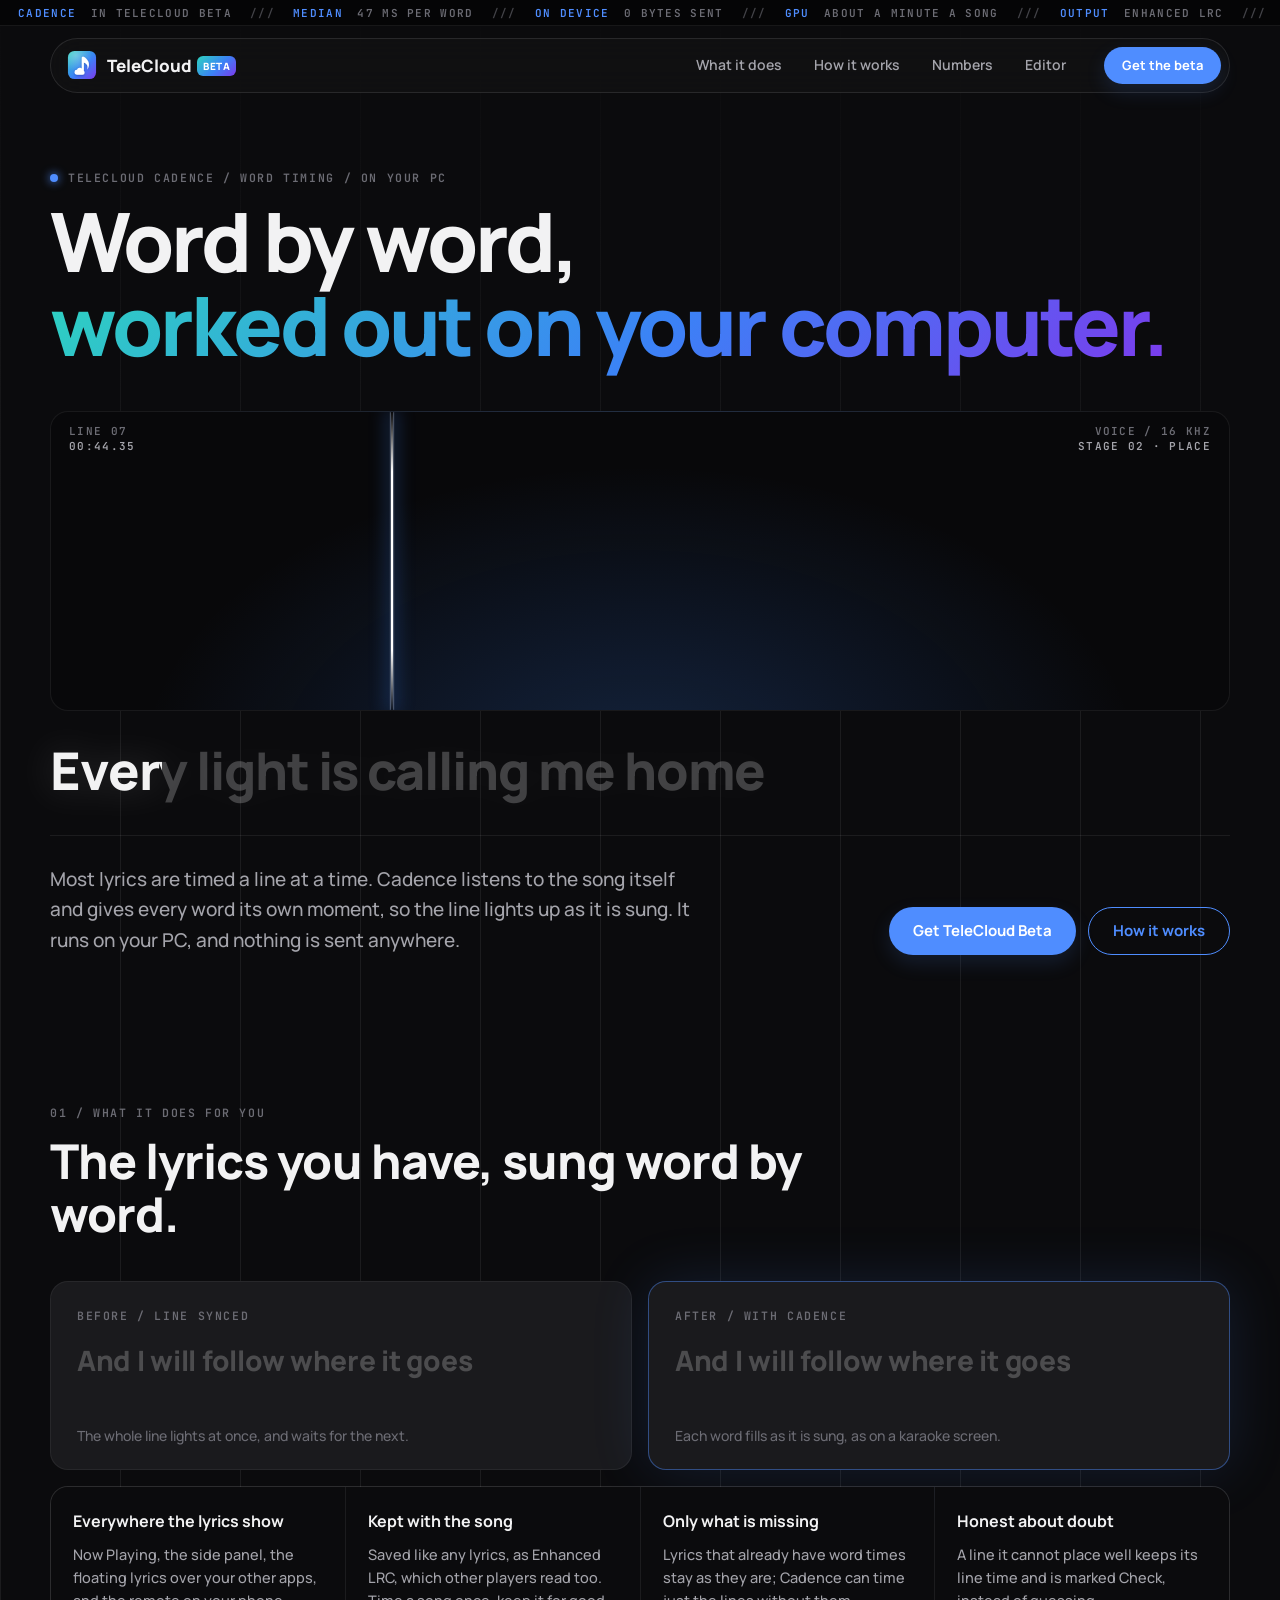
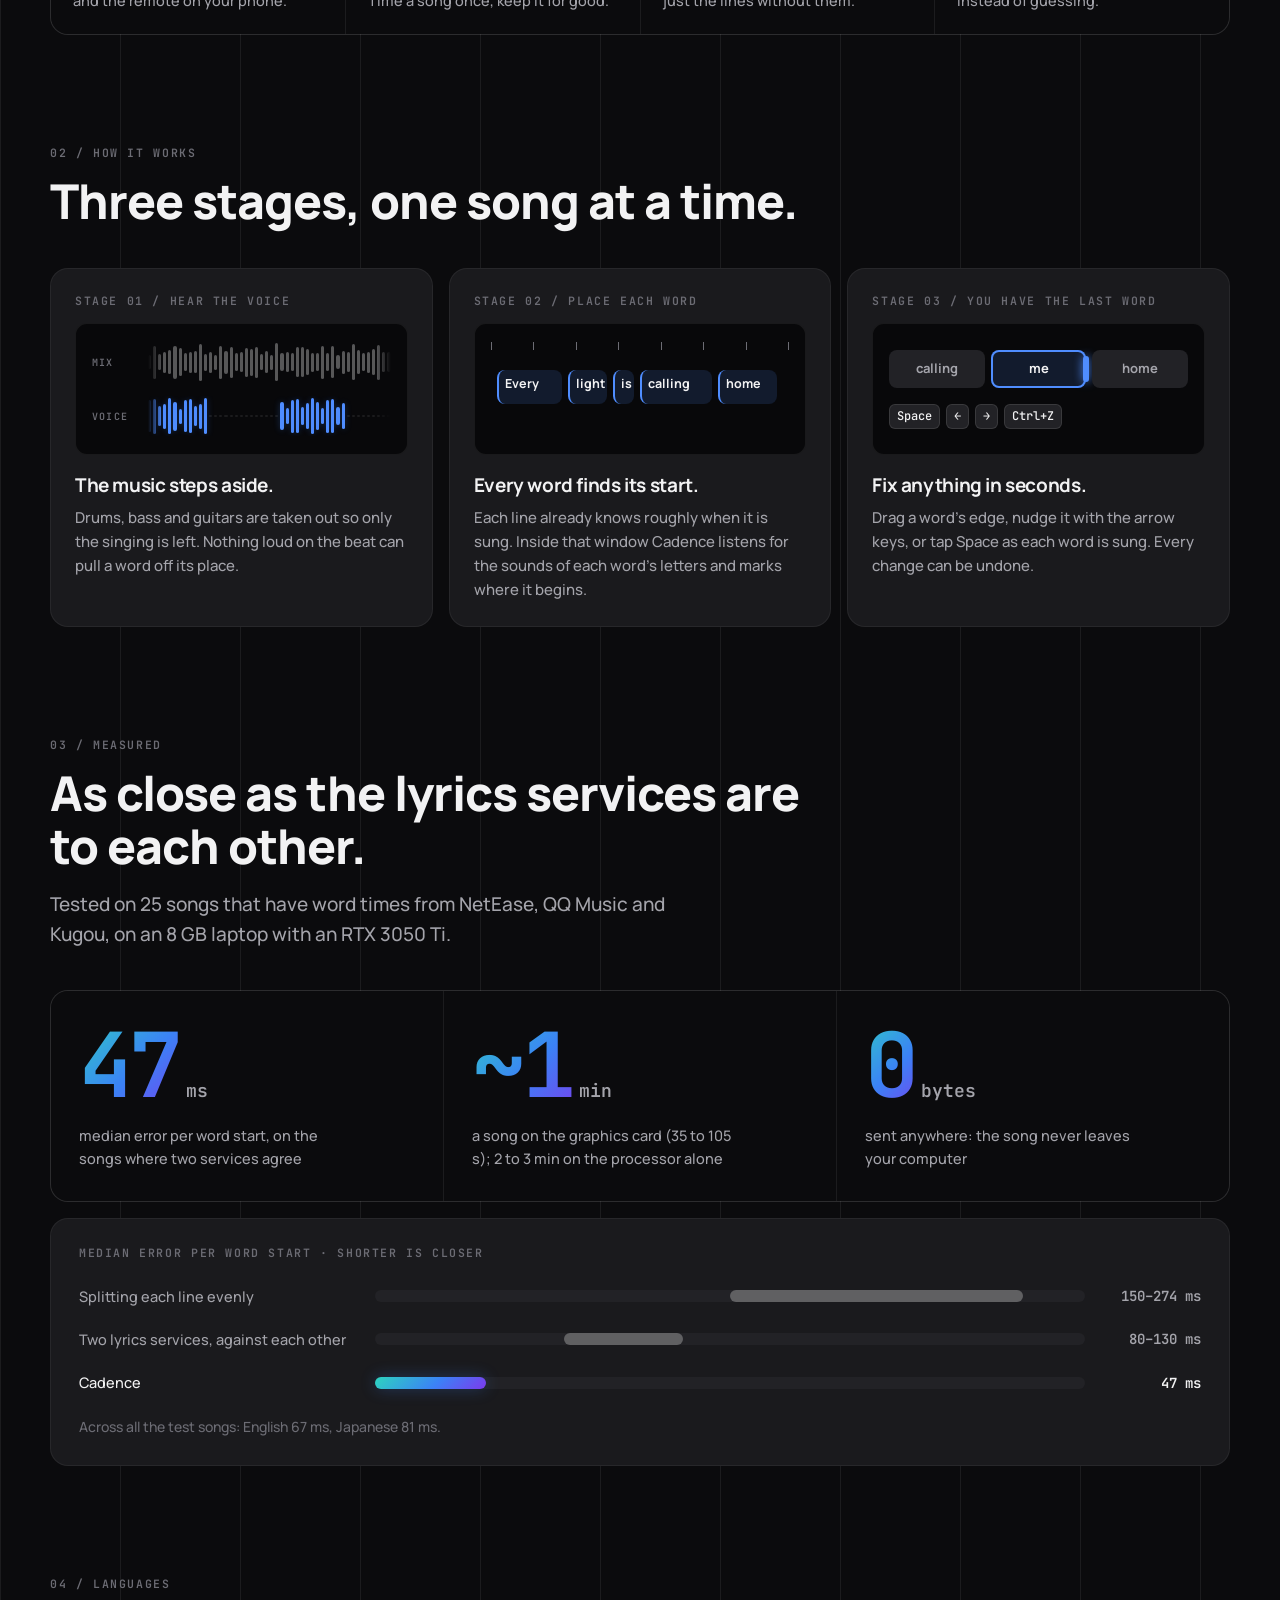
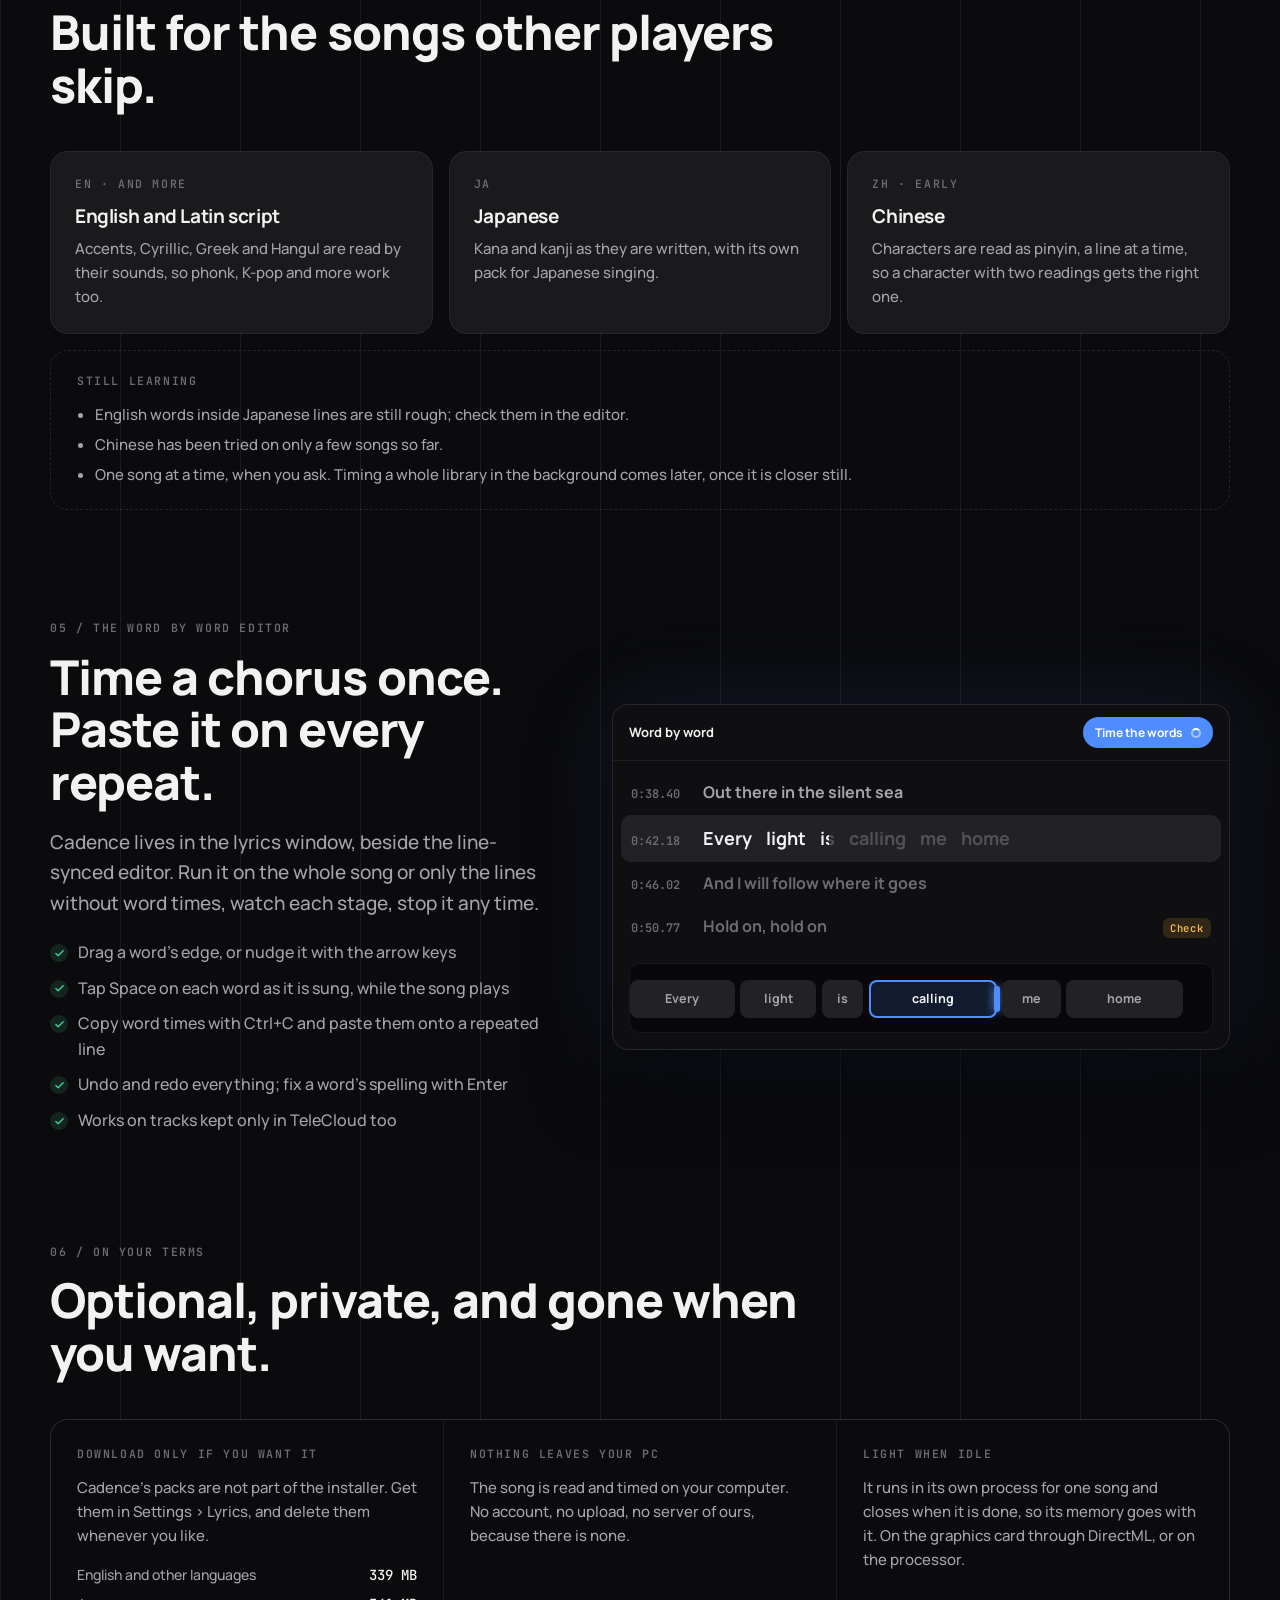
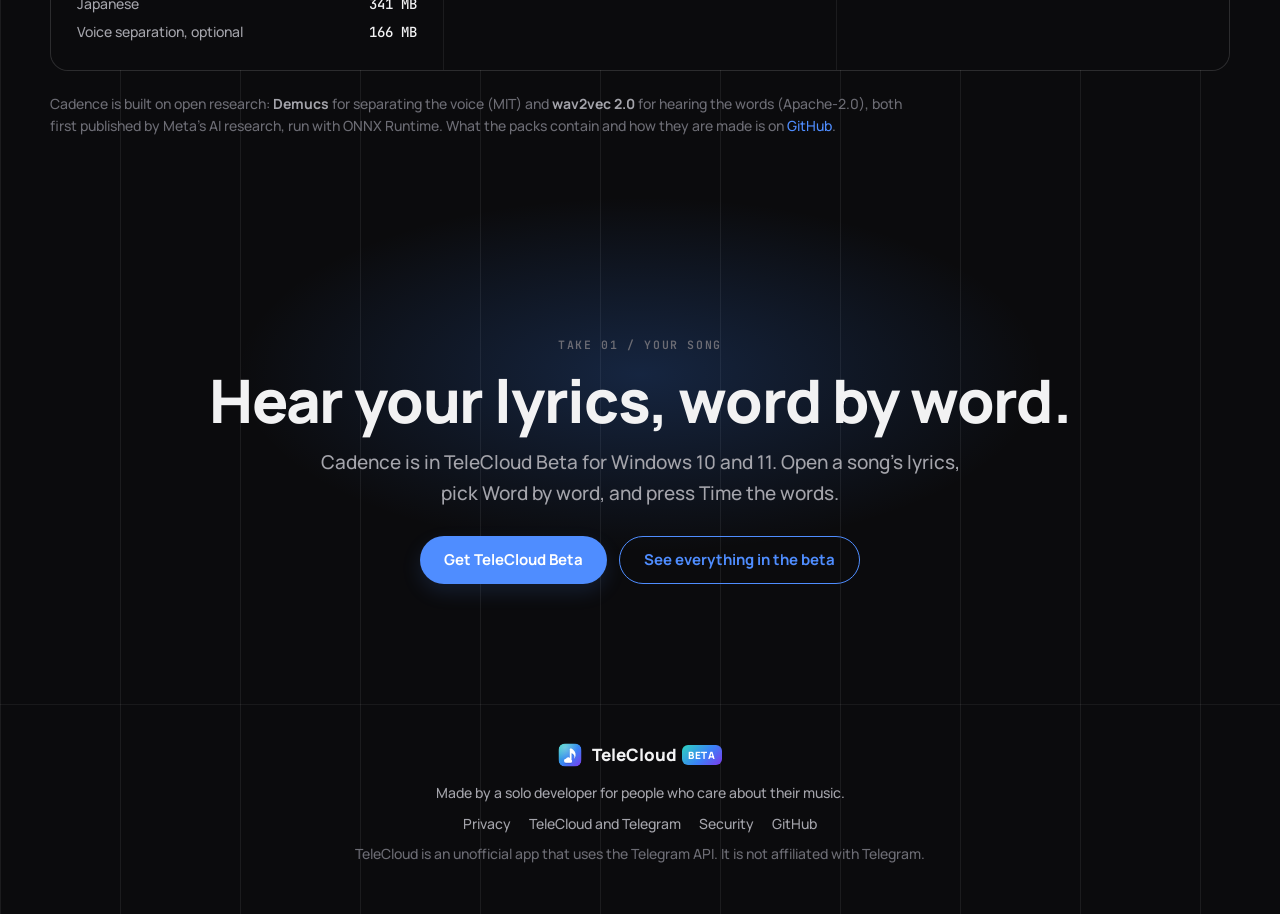
<file: cadence/index.html>
<!doctype html>
<html lang="en" data-channel="beta">
<head>
  <meta charset="utf-8">
  <meta name="viewport" content="width=device-width, initial-scale=1">
  <title>TeleCloud Cadence — Word by word, worked out on your computer</title>
  <meta name="description" content="Cadence listens to a song on your own PC and gives every word of its line-synced lyrics its own moment, so lyrics light up word by word. Nothing is sent anywhere. In TeleCloud Beta.">
  <meta name="theme-color" content="#0b0b0d">
  <link rel="canonical" href="https://telecloud-music.pages.dev/cadence/">
  <meta property="og:type" content="website">
  <meta property="og:site_name" content="TeleCloud">
  <meta property="og:url" content="https://telecloud-music.pages.dev/cadence/">
  <meta property="og:title" content="TeleCloud Cadence: word by word, worked out on your computer">
  <meta property="og:description" content="Line-synced lyrics in, word-by-word lyrics out. Cadence listens to the song on your PC; nothing is sent anywhere.">
  <link rel="icon" href="../assets/favicon-beta.png">
  <link rel="preconnect" href="https://fonts.googleapis.com">
  <link rel="preconnect" href="https://fonts.gstatic.com" crossorigin>
  <link href="https://fonts.googleapis.com/css2?family=JetBrains+Mono:wght@400;600&family=Manrope:wght@400;500;600;700;800&display=swap" rel="stylesheet">
  <link rel="stylesheet" href="../style.css">
  <link rel="stylesheet" href="cadence.css">
</head>
<body class="cad">
  <div class="cad-ticker" aria-hidden="true">
    <div class="cad-ticker-track">
      <span><b>CADENCE</b> IN TELECLOUD BETA</span><i>///</i>
      <span><b>MEDIAN</b> 47 MS PER WORD</span><i>///</i>
      <span><b>ON DEVICE</b> 0 BYTES SENT</span><i>///</i>
      <span><b>GPU</b> ABOUT A MINUTE A SONG</span><i>///</i>
      <span><b>OUTPUT</b> ENHANCED LRC</span><i>///</i>
      <span><b>CADENCE</b> IN TELECLOUD BETA</span><i>///</i>
      <span><b>MEDIAN</b> 47 MS PER WORD</span><i>///</i>
      <span><b>ON DEVICE</b> 0 BYTES SENT</span><i>///</i>
      <span><b>GPU</b> ABOUT A MINUTE A SONG</span><i>///</i>
      <span><b>OUTPUT</b> ENHANCED LRC</span><i>///</i>
    </div>
  </div>

  <header class="nav">
    <a class="brand" href="../beta/" aria-label="TeleCloud Beta">
      <img src="../assets/icon-beta.svg" alt="" width="30" height="30">
      <span>TeleCloud <i class="beta-tag">BETA</i></span>
    </a>
    <nav class="nav-links" aria-label="Sections">
      <a href="#what">What it does</a>
      <a href="#how">How it works</a>
      <a href="#numbers">Numbers</a>
      <a href="#editor">Editor</a>
    </nav>
    <a class="btn-primary sm" href="../beta/#download">Get the beta</a>
  </header>

  <main id="top">
    <!-- Hero: a dot waveform, a scan line, a lyric line lit word by word as the scan passes -->
    <section class="cad-hero">
      <p class="cad-label reveal"><span class="cad-dot"></span>TELECLOUD CADENCE / WORD TIMING / ON YOUR PC</p>
      <h1 class="reveal">Word by word,<br><span class="grad">worked out on your computer.</span></h1>
      <div class="cad-stage reveal" aria-hidden="true">
        <canvas id="cad-wave"></canvas>
        <div class="cad-scan"></div>
        <div class="cad-hud cad-hud-l"><span>LINE 07</span><span id="cad-clock">00:42.18</span></div>
        <div class="cad-hud cad-hud-r"><span>VOICE / 16 KHZ</span><span id="cad-stage-name">STAGE 02 · PLACE</span></div>
      </div>
      <p class="cad-line reveal" id="cad-line" aria-label="Every light is calling me home">
        <span class="w" data-a="0.00" data-b="0.42">Every </span><span class="w" data-a="0.42" data-b="0.62">light </span><span class="w" data-a="0.62" data-b="0.72">is </span><span class="w" data-a="0.72" data-b="1.00">calling </span><span class="w" data-a="1.00" data-b="1.12">me </span><span class="w" data-a="1.12" data-b="1.40">home</span>
      </p>
      <div class="cad-hero-foot reveal">
        <p class="lead">Most lyrics are timed a line at a time. Cadence listens to the song itself and gives every word its own moment, so the line lights up as it is sung. It runs on your PC, and nothing is sent anywhere.</p>
        <div class="cad-actions">
          <a class="btn-primary" href="../beta/#download">Get TeleCloud Beta</a>
          <a class="btn-outline" href="#how">How it works</a>
        </div>
      </div>
    </section>

    <!-- What it does for you -->
    <section class="cad-sec" id="what">
      <div class="cad-head reveal">
        <p class="cad-label">01 / WHAT IT DOES FOR YOU</p>
        <h2>The lyrics you have, sung word by word.</h2>
      </div>
      <div class="cad-compare reveal" aria-hidden="true">
        <div class="cad-card">
          <p class="cad-label">BEFORE / LINE SYNCED</p>
          <p class="cad-demo line-mode"><span>And I will follow where it goes</span></p>
          <small>The whole line lights at once, and waits for the next.</small>
        </div>
        <div class="cad-card on">
          <p class="cad-label">AFTER / WITH CADENCE</p>
          <p class="cad-demo word-mode"><span class="w" style="--d:0s">And </span><span class="w" style="--d:.35s">I </span><span class="w" style="--d:.55s">will </span><span class="w" style="--d:.85s">follow </span><span class="w" style="--d:1.4s">where </span><span class="w" style="--d:1.75s">it </span><span class="w" style="--d:1.95s">goes</span></p>
          <small>Each word fills as it is sung, as on a karaoke screen.</small>
        </div>
      </div>
      <ul class="cad-grid reveal">
        <li><b>Everywhere the lyrics show</b><span>Now Playing, the side panel, the floating lyrics over your other apps, and the remote on your phone.</span></li>
        <li><b>Kept with the song</b><span>Saved like any lyrics, as Enhanced LRC, which other players read too. Time a song once, keep it for good.</span></li>
        <li><b>Only what is missing</b><span>Lyrics that already have word times stay as they are; Cadence can time just the lines without them.</span></li>
        <li><b>Honest about doubt</b><span>A line it cannot place well keeps its line time and is marked Check, instead of guessing.</span></li>
      </ul>
    </section>

    <!-- How it works -->
    <section class="cad-sec" id="how">
      <div class="cad-head reveal">
        <p class="cad-label">02 / HOW IT WORKS</p>
        <h2>Three stages, one song at a time.</h2>
      </div>
      <ol class="cad-stages">
        <li class="cad-stagecard reveal">
          <p class="cad-label">STAGE 01 / HEAR THE VOICE</p>
          <div class="cad-viz viz-split" aria-hidden="true">
            <div class="row"><em>MIX</em><span class="bars mix"></span></div>
            <div class="row"><em>VOICE</em><span class="bars voice"></span></div>
          </div>
          <h3>The music steps aside.</h3>
          <p>Drums, bass and guitars are taken out so only the singing is left. Nothing loud on the beat can pull a word off its place.</p>
        </li>
        <li class="cad-stagecard reveal">
          <p class="cad-label">STAGE 02 / PLACE EACH WORD</p>
          <div class="cad-viz viz-place" aria-hidden="true">
            <div class="ruler"><i></i><i></i><i></i><i></i><i></i><i></i><i></i><i></i></div>
            <div class="words"><span style="--x:2%;--w:22%">Every<small>42.18</small></span><span style="--x:26%;--w:13%">light<small>42.60</small></span><span style="--x:41%;--w:7%">is<small>42.80</small></span><span style="--x:50%;--w:24%">calling<small>42.90</small></span><span style="--x:76%;--w:20%">home<small>43.30</small></span></div>
          </div>
          <h3>Every word finds its start.</h3>
          <p>Each line already knows roughly when it is sung. Inside that window Cadence listens for the sounds of each word's letters and marks where it begins.</p>
        </li>
        <li class="cad-stagecard reveal">
          <p class="cad-label">STAGE 03 / YOU HAVE THE LAST WORD</p>
          <div class="cad-viz viz-you" aria-hidden="true">
            <div class="strip"><span>calling</span><span class="sel">me<i></i></span><span>home</span></div>
            <div class="keys"><kbd>Space</kbd><kbd>←</kbd><kbd>→</kbd><kbd>Ctrl+Z</kbd></div>
          </div>
          <h3>Fix anything in seconds.</h3>
          <p>Drag a word's edge, nudge it with the arrow keys, or tap Space as each word is sung. Every change can be undone.</p>
        </li>
      </ol>
    </section>

    <!-- Numbers -->
    <section class="cad-sec" id="numbers">
      <div class="cad-head reveal">
        <p class="cad-label">03 / MEASURED</p>
        <h2>As close as the lyrics services are to each other.</h2>
        <p class="lead">Tested on 25 songs that have word times from NetEase, QQ Music and Kugou, on an 8 GB laptop with an RTX 3050 Ti.</p>
      </div>
      <div class="cad-stats reveal">
        <div><b data-count="47">47</b><span>ms</span><small>median error per word start, on the songs where two services agree</small></div>
        <div><b>~1</b><span>min</span><small>a song on the graphics card (35 to 105 s); 2 to 3 min on the processor alone</small></div>
        <div><b>0</b><span>bytes</span><small>sent anywhere: the song never leaves your computer</small></div>
      </div>
      <div class="cad-bars reveal" role="img" aria-label="Median error per word start: splitting a line evenly 150 to 274 ms, two lyrics services against each other 80 to 130 ms, Cadence 47 ms">
        <p class="cad-label">MEDIAN ERROR PER WORD START · SHORTER IS CLOSER</p>
        <div class="bar"><em>Splitting each line evenly</em><span style="--a:150;--b:274"></span><b>150–274 ms</b></div>
        <div class="bar"><em>Two lyrics services, against each other</em><span style="--a:80;--b:130"></span><b>80–130 ms</b></div>
        <div class="bar us"><em>Cadence</em><span style="--a:0;--b:47"></span><b>47 ms</b></div>
        <p class="cad-note">Across all the test songs: English 67 ms, Japanese 81 ms.</p>
      </div>
    </section>

    <!-- Languages -->
    <section class="cad-sec" id="languages">
      <div class="cad-head reveal">
        <p class="cad-label">04 / LANGUAGES</p>
        <h2>Built for the songs other players skip.</h2>
      </div>
      <div class="cad-langs reveal">
        <div class="cad-lang"><p class="cad-label">EN · AND MORE</p><h3>English and Latin script</h3><p>Accents, Cyrillic, Greek and Hangul are read by their sounds, so phonk, K-pop and more work too.</p></div>
        <div class="cad-lang"><p class="cad-label">JA</p><h3>Japanese</h3><p>Kana and kanji as they are written, with its own pack for Japanese singing.</p></div>
        <div class="cad-lang"><p class="cad-label">ZH · EARLY</p><h3>Chinese</h3><p>Characters are read as pinyin, a line at a time, so a character with two readings gets the right one.</p></div>
      </div>
      <div class="cad-honest reveal">
        <p class="cad-label">STILL LEARNING</p>
        <ul>
          <li>English words inside Japanese lines are still rough; check them in the editor.</li>
          <li>Chinese has been tried on only a few songs so far.</li>
          <li>One song at a time, when you ask. Timing a whole library in the background comes later, once it is closer still.</li>
        </ul>
      </div>
    </section>

    <!-- The editor -->
    <section class="cad-sec" id="editor">
      <div class="cad-split">
        <div class="reveal">
          <p class="cad-label">05 / THE WORD BY WORD EDITOR</p>
          <h2>Time a chorus once. Paste it on every repeat.</h2>
          <p class="lead">Cadence lives in the lyrics window, beside the line-synced editor. Run it on the whole song or only the lines without word times, watch each stage, stop it any time.</p>
          <ul class="ticks">
            <li>Drag a word's edge, or nudge it with the arrow keys</li>
            <li>Tap Space on each word as it is sung, while the song plays</li>
            <li>Copy word times with Ctrl+C and paste them onto a repeated line</li>
            <li>Undo and redo everything; fix a word's spelling with Enter</li>
            <li>Works on tracks kept only in TeleCloud too</li>
          </ul>
        </div>
        <div class="cad-editor reveal" aria-hidden="true">
          <div class="cad-editor-bar"><span>Word by word</span><span class="run">Time the words <i></i></span></div>
          <div class="cad-editor-lines">
            <p class="done"><b>0:38.40</b>Out there in the silent sea</p>
            <p class="cur"><b>0:42.18</b><span class="w" style="--p:1">Every </span><span class="w" style="--p:1">light </span><span class="w" style="--p:.6">is </span><span class="w" style="--p:0">calling </span><span class="w" style="--p:0">me </span><span class="w" style="--p:0">home</span></p>
            <p><b>0:46.02</b>And I will follow where it goes</p>
            <p class="check"><b>0:50.77</b>Hold on, hold on <em>Check</em></p>
          </div>
          <div class="cad-editor-strip">
            <span style="--x:0%;--w:18%">Every</span><span style="--x:19%;--w:13%">light</span><span style="--x:33%;--w:7%">is</span><span class="sel" style="--x:41%;--w:22%">calling<i></i></span><span style="--x:64%;--w:10%">me</span><span style="--x:75%;--w:20%">home</span>
          </div>
        </div>
      </div>
    </section>

    <!-- Private and light -->
    <section class="cad-sec" id="private">
      <div class="cad-head reveal">
        <p class="cad-label">06 / ON YOUR TERMS</p>
        <h2>Optional, private, and gone when you want.</h2>
      </div>
      <div class="cad-specs reveal">
        <div><p class="cad-label">DOWNLOAD ONLY IF YOU WANT IT</p><p>Cadence's packs are not part of the installer. Get them in Settings › Lyrics, and delete them whenever you like.</p>
          <dl><dt>English and other languages</dt><dd>339 MB</dd><dt>Japanese</dt><dd>341 MB</dd><dt>Voice separation, optional</dt><dd>166 MB</dd></dl></div>
        <div><p class="cad-label">NOTHING LEAVES YOUR PC</p><p>The song is read and timed on your computer. No account, no upload, no server of ours, because there is none.</p></div>
        <div><p class="cad-label">LIGHT WHEN IDLE</p><p>It runs in its own process for one song and closes when it is done, so its memory goes with it. On the graphics card through DirectML, or on the processor.</p></div>
      </div>
      <p class="cad-credits reveal">Cadence is built on open research: <b>Demucs</b> for separating the voice (MIT) and <b>wav2vec 2.0</b> for hearing the words (Apache-2.0), both first published by Meta's AI research, run with ONNX Runtime. What the packs contain and how they are made is on <a href="https://github.com/MinhHaiDeveloper/telecloud-models">GitHub</a>.</p>
    </section>

    <!-- Get it -->
    <section class="download" id="download">
      <div class="dl-glow" aria-hidden="true"></div>
      <p class="cad-label reveal">TAKE 01 / YOUR SONG</p>
      <h2 class="reveal">Hear your lyrics, word by word.</h2>
      <p class="lead reveal">Cadence is in TeleCloud Beta for Windows 10 and 11. Open a song's lyrics, pick Word by word, and press Time the words.</p>
      <div class="cad-actions reveal"><a class="btn-primary" href="../beta/#download">Get TeleCloud Beta</a><a class="btn-outline" href="../beta/">See everything in the beta</a></div>
    </section>
  </main>

  <footer class="foot">
    <div class="brand"><img src="../assets/icon-beta.svg" alt="" width="24" height="24"><span>TeleCloud <i class="beta-tag">BETA</i></span></div>
    <p>Made by a solo developer for people who care about their music.</p>
    <p class="links"><a href="../privacy/">Privacy</a><a href="../telegram/">TeleCloud and Telegram</a><a href="../security/">Security</a><a href="https://github.com/MinhHaiDeveloper/telecloud">GitHub</a></p>
    <p class="muted">TeleCloud is an unofficial app that uses the Telegram API. It is not affiliated with Telegram.</p>
  </footer>

  <script src="cadence.js" defer></script>
</body>
</html>
</file>
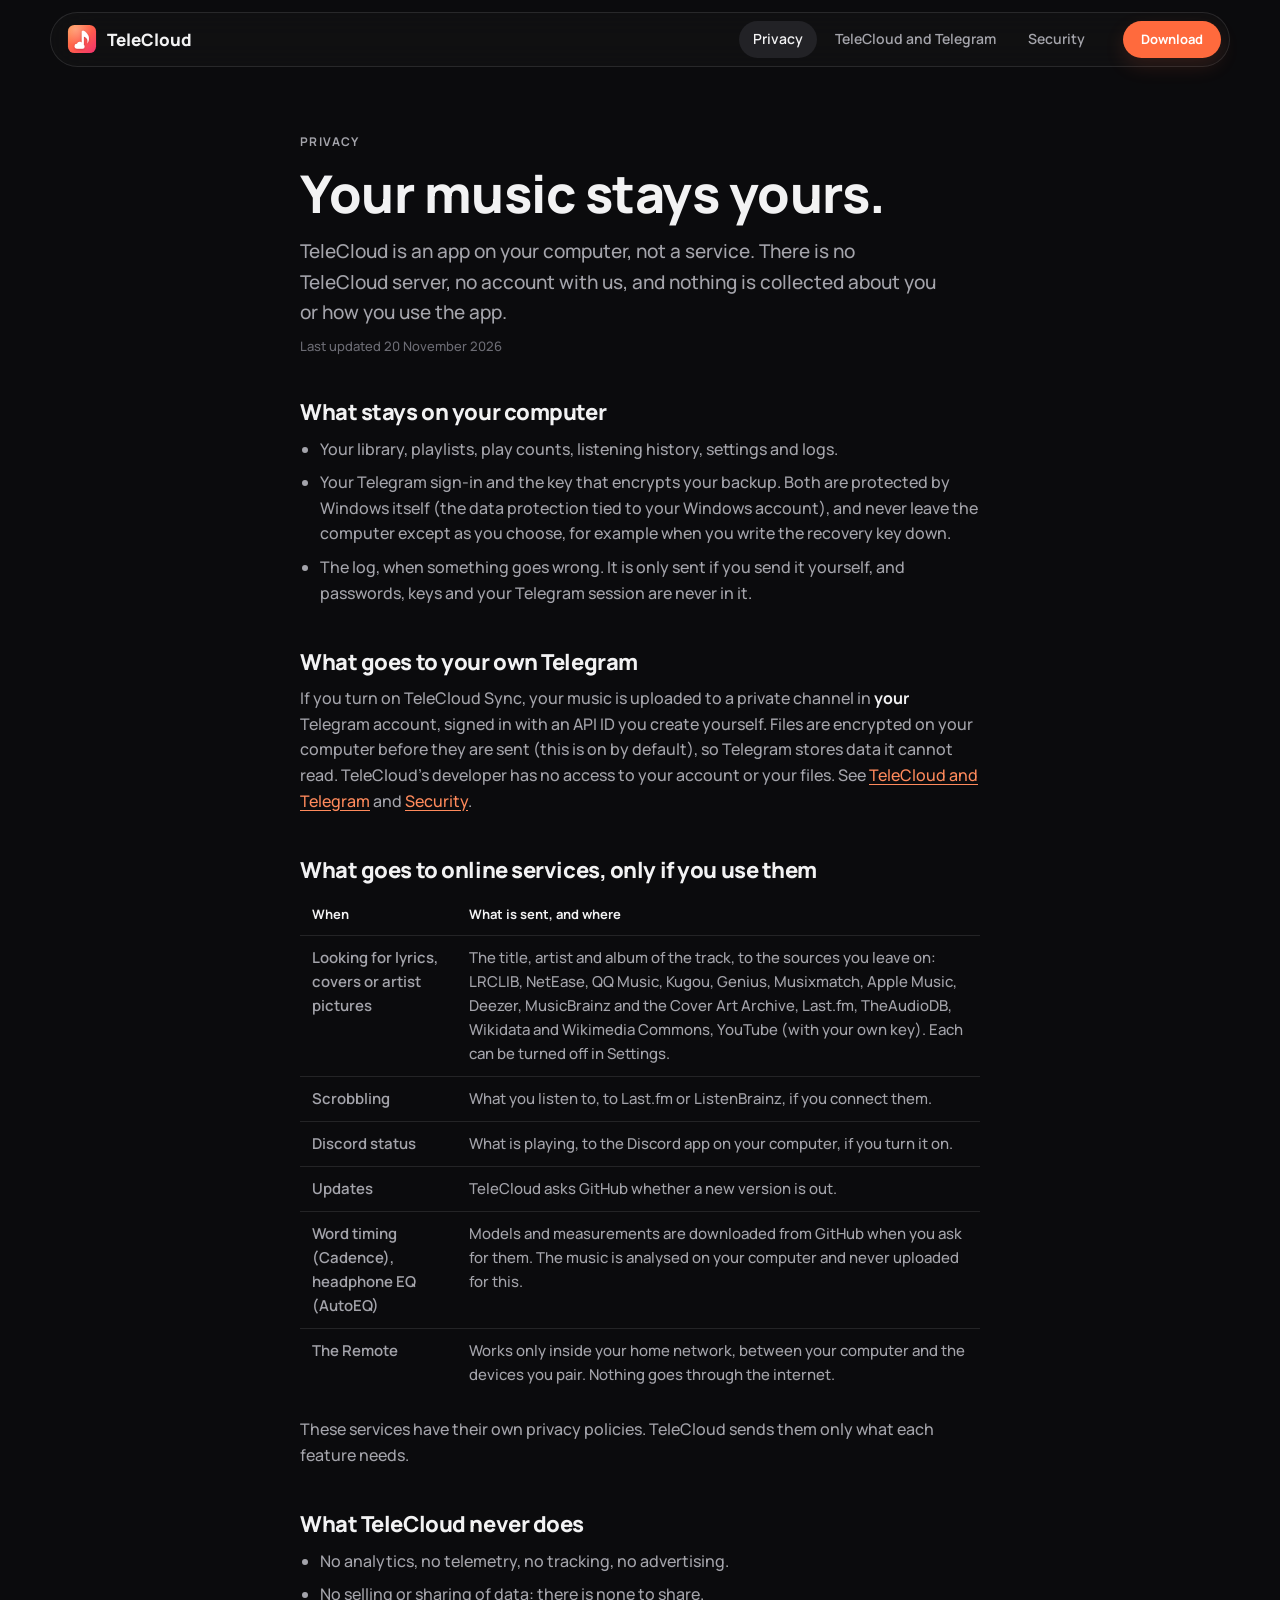
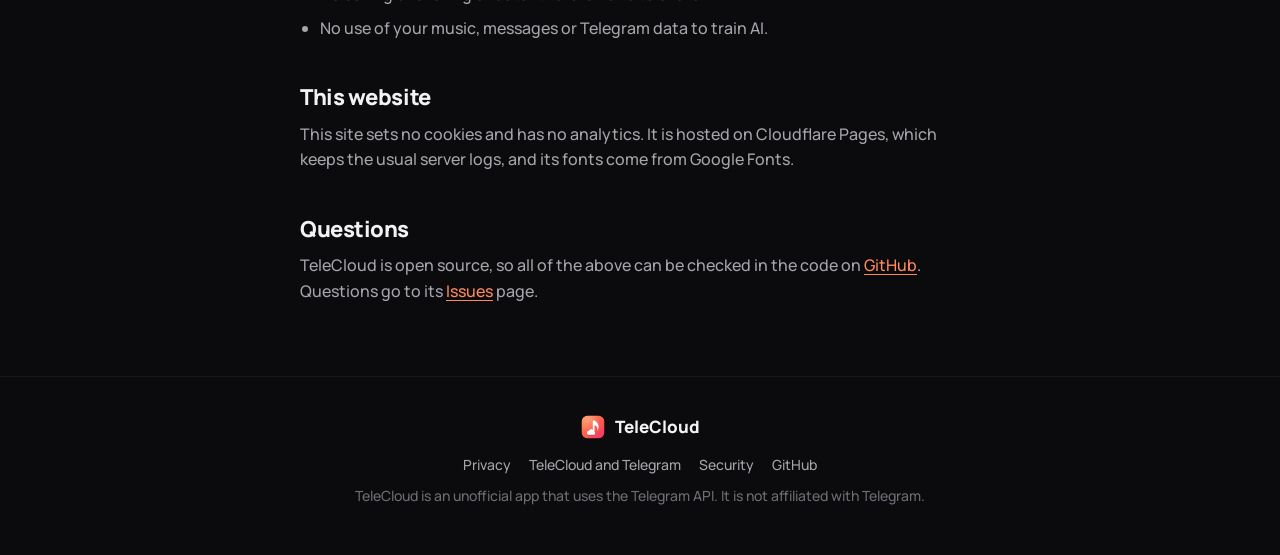
<file: privacy/index.html>
<!doctype html>
<html lang="en">
<head>
  <meta charset="utf-8">
  <meta name="viewport" content="width=device-width, initial-scale=1">
  <title>Privacy — TeleCloud</title>
  <meta name="description" content="TeleCloud has no server and collects nothing. What stays on your computer, what goes to your own Telegram, and what goes to the online services you turn on.">
  <meta name="theme-color" content="#0b0b0d">
  <link rel="canonical" href="https://telecloud-music.pages.dev/privacy/">
  <link rel="icon" href="../assets/favicon.png">
  <link rel="preconnect" href="https://fonts.googleapis.com">
  <link rel="preconnect" href="https://fonts.gstatic.com" crossorigin>
  <link href="https://fonts.googleapis.com/css2?family=JetBrains+Mono:wght@400;600&family=Manrope:wght@400;500;600;700;800&display=swap" rel="stylesheet">
  <link rel="stylesheet" href="../style.css">
</head>
<body>
  <header class="nav">
    <a class="brand" href="../" aria-label="TeleCloud home">
      <img src="../assets/icon.svg" alt="" width="30" height="30">
      <span>TeleCloud</span>
    </a>
    <nav class="nav-links" aria-label="Pages">
      <a href="../privacy/" class="on" aria-current="page">Privacy</a>
      <a href="../telegram/">TeleCloud and Telegram</a>
      <a href="../security/">Security</a>
    </nav>
    <a class="btn-primary sm" href="../#download">Download</a>
  </header>

  <main class="doc">
    <p class="eyebrow">Privacy</p>
    <h1>Your music stays yours.</h1>
    <p class="lead">TeleCloud is an app on your computer, not a service. There is no TeleCloud server, no account with us, and nothing is collected about you or how you use the app.</p>
    <p class="updated">Last updated 20 November 2026</p>

    <h2>What stays on your computer</h2>
    <ul>
      <li>Your library, playlists, play counts, listening history, settings and logs.</li>
      <li>Your Telegram sign-in and the key that encrypts your backup. Both are protected by Windows itself (the data protection tied to your Windows account), and never leave the computer except as you choose, for example when you write the recovery key down.</li>
      <li>The log, when something goes wrong. It is only sent if you send it yourself, and passwords, keys and your Telegram session are never in it.</li>
    </ul>

    <h2>What goes to your own Telegram</h2>
    <p>If you turn on TeleCloud Sync, your music is uploaded to a private channel in <strong>your</strong> Telegram account, signed in with an API ID you create yourself. Files are encrypted on your computer before they are sent (this is on by default), so Telegram stores data it cannot read. TeleCloud's developer has no access to your account or your files. See <a href="../telegram/">TeleCloud and Telegram</a> and <a href="../security/">Security</a>.</p>

    <h2>What goes to online services, only if you use them</h2>
    <table>
      <thead><tr><th>When</th><th>What is sent, and where</th></tr></thead>
      <tbody>
        <tr><td>Looking for lyrics, covers or artist pictures</td><td>The title, artist and album of the track, to the sources you leave on: LRCLIB, NetEase, QQ Music, Kugou, Genius, Musixmatch, Apple Music, Deezer, MusicBrainz and the Cover Art Archive, Last.fm, TheAudioDB, Wikidata and Wikimedia Commons, YouTube (with your own key). Each can be turned off in Settings.</td></tr>
        <tr><td>Scrobbling</td><td>What you listen to, to Last.fm or ListenBrainz, if you connect them.</td></tr>
        <tr><td>Discord status</td><td>What is playing, to the Discord app on your computer, if you turn it on.</td></tr>
        <tr><td>Updates</td><td>TeleCloud asks GitHub whether a new version is out.</td></tr>
        <tr><td>Word timing (Cadence), headphone EQ (AutoEQ)</td><td>Models and measurements are downloaded from GitHub when you ask for them. The music is analysed on your computer and never uploaded for this.</td></tr>
        <tr><td>The Remote</td><td>Works only inside your home network, between your computer and the devices you pair. Nothing goes through the internet.</td></tr>
      </tbody>
    </table>
    <p>These services have their own privacy policies. TeleCloud sends them only what each feature needs.</p>

    <h2>What TeleCloud never does</h2>
    <ul>
      <li>No analytics, no telemetry, no tracking, no advertising.</li>
      <li>No selling or sharing of data: there is none to share.</li>
      <li>No use of your music, messages or Telegram data to train AI.</li>
    </ul>

    <h2>This website</h2>
    <p>This site sets no cookies and has no analytics. It is hosted on Cloudflare Pages, which keeps the usual server logs, and its fonts come from Google Fonts.</p>

    <h2>Questions</h2>
    <p>TeleCloud is open source, so all of the above can be checked in the code on <a href="https://github.com/MinhHaiDeveloper/telecloud">GitHub</a>. Questions go to its <a href="https://github.com/MinhHaiDeveloper/telecloud/issues">Issues</a> page.</p>
  </main>

  <footer class="foot">
    <div class="brand"><img src="../assets/icon.svg" alt="" width="24" height="24"><span>TeleCloud</span></div>
    <p class="links"><a href="../privacy/">Privacy</a><a href="../telegram/">TeleCloud and Telegram</a><a href="../security/">Security</a><a href="https://github.com/MinhHaiDeveloper/telecloud">GitHub</a></p>
    <p class="muted">TeleCloud is an unofficial app that uses the Telegram API. It is not affiliated with Telegram.</p>
  </footer>
</body>
</html>
</file>
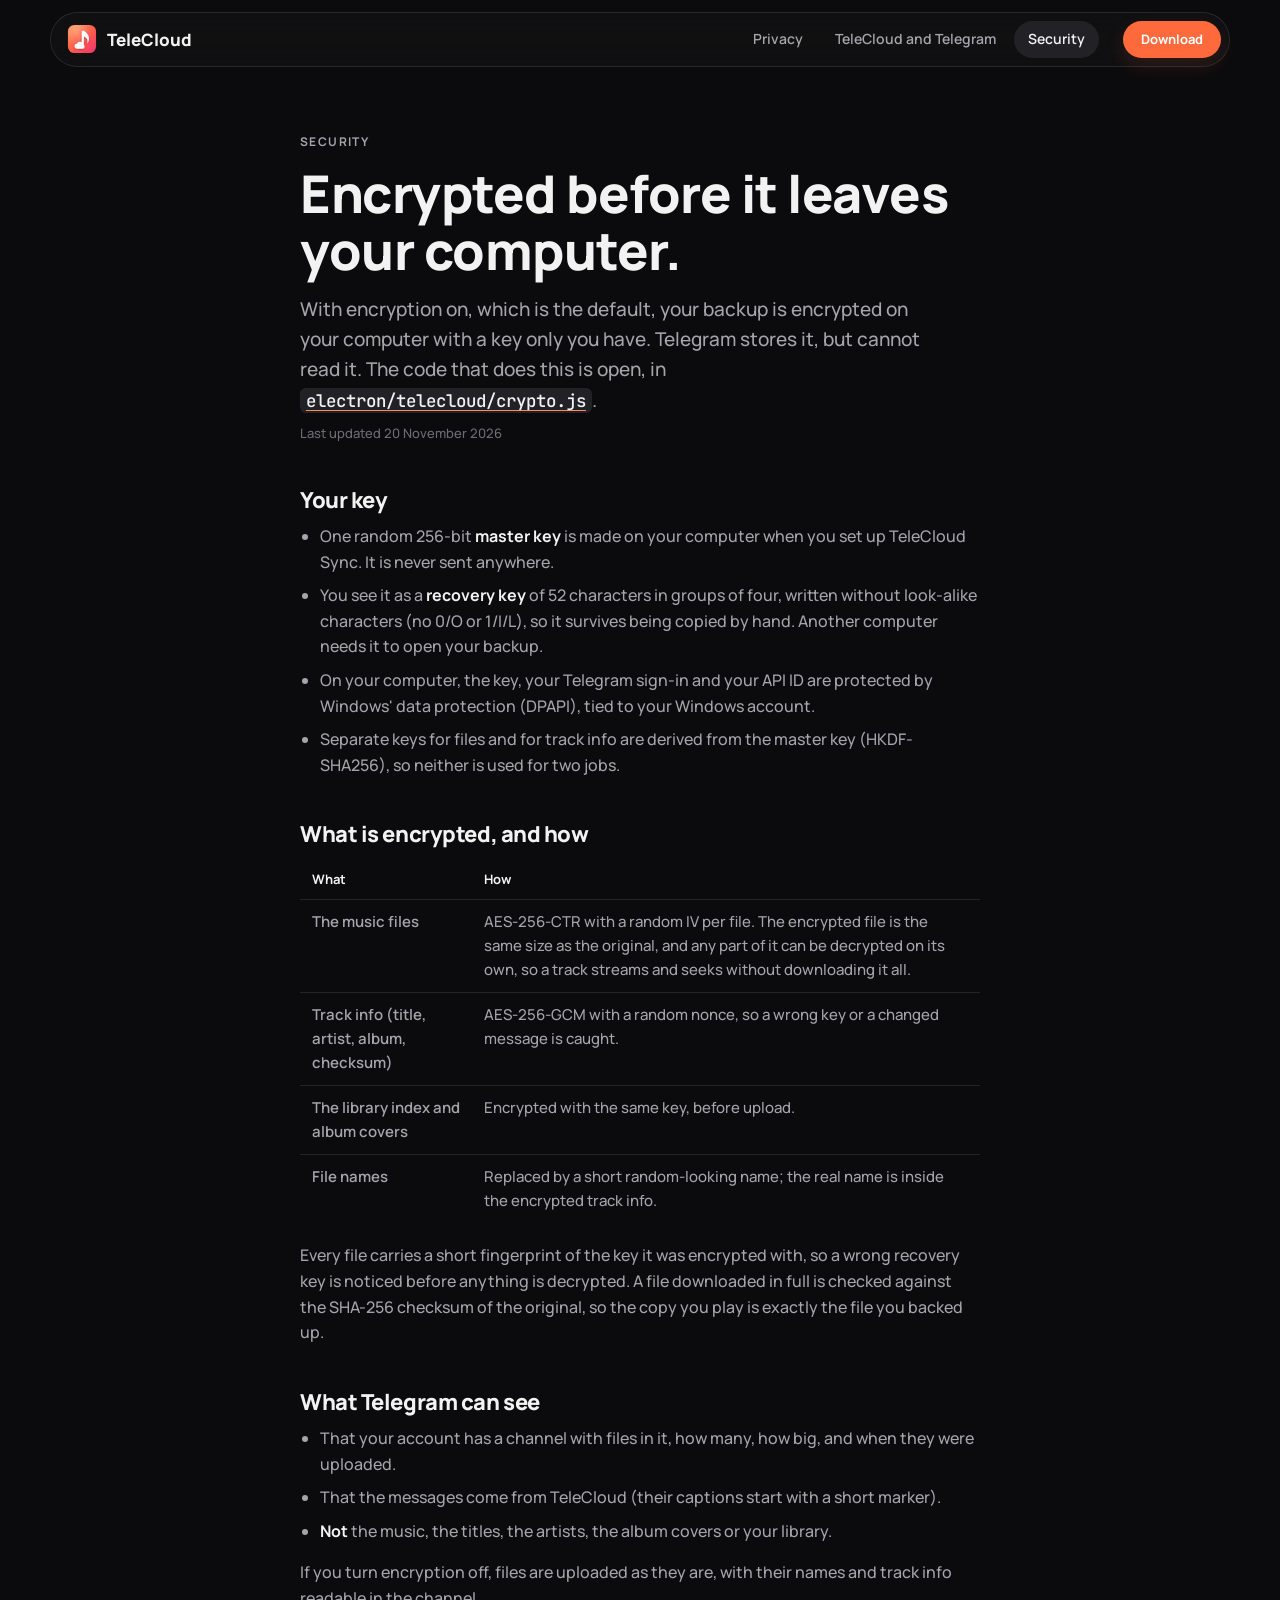
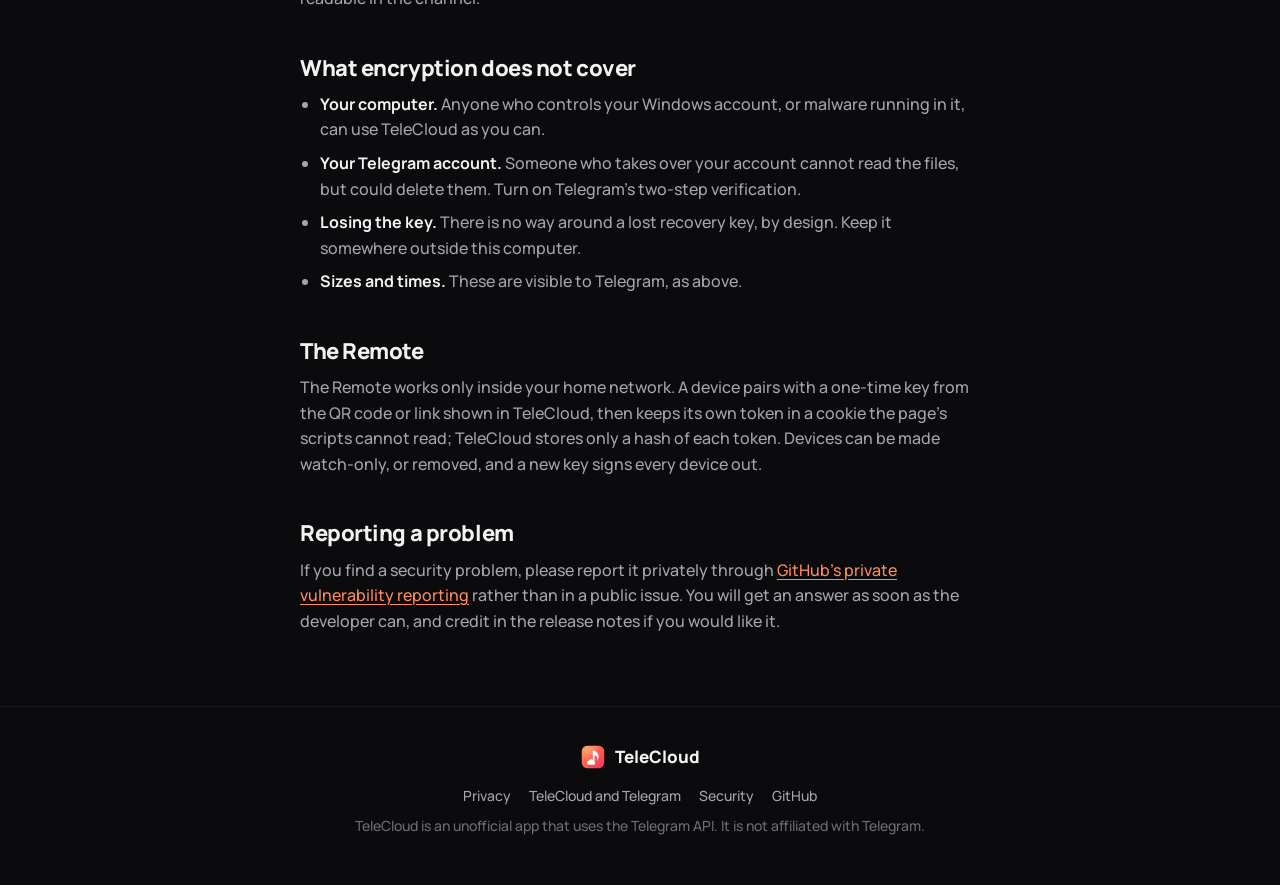
<file: security/index.html>
<!doctype html>
<html lang="en">
<head>
  <meta charset="utf-8">
  <meta name="viewport" content="width=device-width, initial-scale=1">
  <title>Security — TeleCloud</title>
  <meta name="description" content="How TeleCloud encrypts your backup before it leaves your computer, where the keys live, what Telegram can and cannot see, and how to report a problem.">
  <meta name="theme-color" content="#0b0b0d">
  <link rel="canonical" href="https://telecloud-music.pages.dev/security/">
  <link rel="icon" href="../assets/favicon.png">
  <link rel="preconnect" href="https://fonts.googleapis.com">
  <link rel="preconnect" href="https://fonts.gstatic.com" crossorigin>
  <link href="https://fonts.googleapis.com/css2?family=JetBrains+Mono:wght@400;600&family=Manrope:wght@400;500;600;700;800&display=swap" rel="stylesheet">
  <link rel="stylesheet" href="../style.css">
</head>
<body>
  <header class="nav">
    <a class="brand" href="../" aria-label="TeleCloud home">
      <img src="../assets/icon.svg" alt="" width="30" height="30">
      <span>TeleCloud</span>
    </a>
    <nav class="nav-links" aria-label="Pages">
      <a href="../privacy/">Privacy</a>
      <a href="../telegram/">TeleCloud and Telegram</a>
      <a href="../security/" class="on" aria-current="page">Security</a>
    </nav>
    <a class="btn-primary sm" href="../#download">Download</a>
  </header>

  <main class="doc">
    <p class="eyebrow">Security</p>
    <h1>Encrypted before it leaves your computer.</h1>
    <p class="lead">With encryption on, which is the default, your backup is encrypted on your computer with a key only you have. Telegram stores it, but cannot read it. The code that does this is open, in <a href="https://github.com/MinhHaiDeveloper/telecloud/blob/main/electron/telecloud/crypto.js"><code>electron/telecloud/crypto.js</code></a>.</p>
    <p class="updated">Last updated 20 November 2026</p>

    <h2>Your key</h2>
    <ul>
      <li>One random 256-bit <strong>master key</strong> is made on your computer when you set up TeleCloud Sync. It is never sent anywhere.</li>
      <li>You see it as a <strong>recovery key</strong> of 52 characters in groups of four, written without look-alike characters (no 0/O or 1/I/L), so it survives being copied by hand. Another computer needs it to open your backup.</li>
      <li>On your computer, the key, your Telegram sign-in and your API ID are protected by Windows' data protection (DPAPI), tied to your Windows account.</li>
      <li>Separate keys for files and for track info are derived from the master key (HKDF-SHA256), so neither is used for two jobs.</li>
    </ul>

    <h2>What is encrypted, and how</h2>
    <table>
      <thead><tr><th>What</th><th>How</th></tr></thead>
      <tbody>
        <tr><td>The music files</td><td>AES-256-CTR with a random IV per file. The encrypted file is the same size as the original, and any part of it can be decrypted on its own, so a track streams and seeks without downloading it all.</td></tr>
        <tr><td>Track info (title, artist, album, checksum)</td><td>AES-256-GCM with a random nonce, so a wrong key or a changed message is caught.</td></tr>
        <tr><td>The library index and album covers</td><td>Encrypted with the same key, before upload.</td></tr>
        <tr><td>File names</td><td>Replaced by a short random-looking name; the real name is inside the encrypted track info.</td></tr>
      </tbody>
    </table>
    <p>Every file carries a short fingerprint of the key it was encrypted with, so a wrong recovery key is noticed before anything is decrypted. A file downloaded in full is checked against the SHA-256 checksum of the original, so the copy you play is exactly the file you backed up.</p>

    <h2>What Telegram can see</h2>
    <ul>
      <li>That your account has a channel with files in it, how many, how big, and when they were uploaded.</li>
      <li>That the messages come from TeleCloud (their captions start with a short marker).</li>
      <li><strong>Not</strong> the music, the titles, the artists, the album covers or your library.</li>
    </ul>
    <p>If you turn encryption off, files are uploaded as they are, with their names and track info readable in the channel.</p>

    <h2>What encryption does not cover</h2>
    <ul>
      <li><strong>Your computer.</strong> Anyone who controls your Windows account, or malware running in it, can use TeleCloud as you can.</li>
      <li><strong>Your Telegram account.</strong> Someone who takes over your account cannot read the files, but could delete them. Turn on Telegram's two-step verification.</li>
      <li><strong>Losing the key.</strong> There is no way around a lost recovery key, by design. Keep it somewhere outside this computer.</li>
      <li><strong>Sizes and times.</strong> These are visible to Telegram, as above.</li>
    </ul>

    <h2>The Remote</h2>
    <p>The Remote works only inside your home network. A device pairs with a one-time key from the QR code or link shown in TeleCloud, then keeps its own token in a cookie the page's scripts cannot read; TeleCloud stores only a hash of each token. Devices can be made watch-only, or removed, and a new key signs every device out.</p>

    <h2>Reporting a problem</h2>
    <p>If you find a security problem, please report it privately through <a href="https://github.com/MinhHaiDeveloper/telecloud/security/advisories/new">GitHub's private vulnerability reporting</a> rather than in a public issue. You will get an answer as soon as the developer can, and credit in the release notes if you would like it.</p>
  </main>

  <footer class="foot">
    <div class="brand"><img src="../assets/icon.svg" alt="" width="24" height="24"><span>TeleCloud</span></div>
    <p class="links"><a href="../privacy/">Privacy</a><a href="../telegram/">TeleCloud and Telegram</a><a href="../security/">Security</a><a href="https://github.com/MinhHaiDeveloper/telecloud">GitHub</a></p>
    <p class="muted">TeleCloud is an unofficial app that uses the Telegram API. It is not affiliated with Telegram.</p>
  </footer>
</body>
</html>
</file>
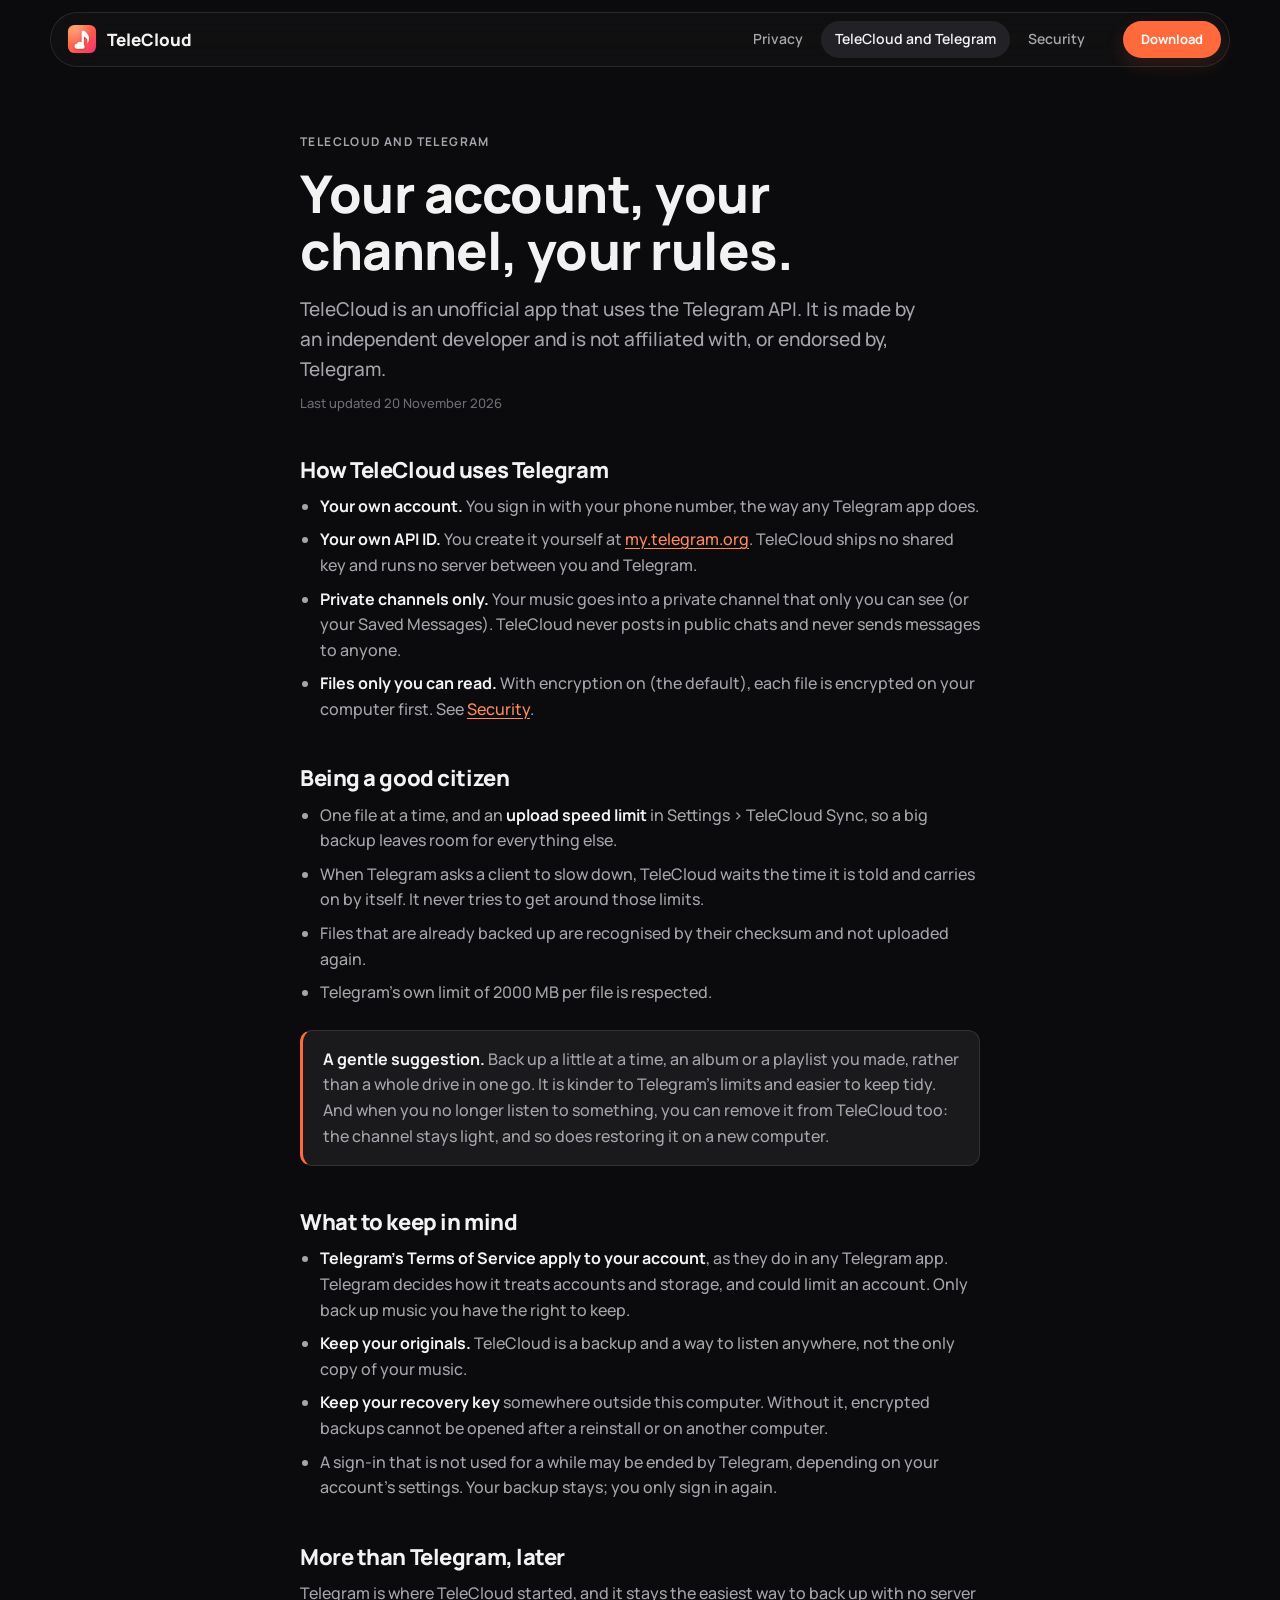
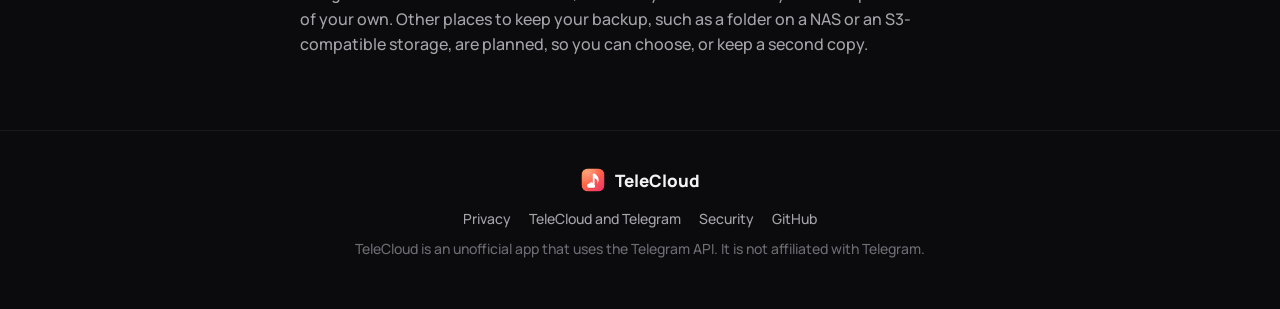
<file: telegram/index.html>
<!doctype html>
<html lang="en">
<head>
  <meta charset="utf-8">
  <meta name="viewport" content="width=device-width, initial-scale=1">
  <title>TeleCloud and Telegram</title>
  <meta name="description" content="TeleCloud is an unofficial app that uses the Telegram API. How it uses your own account, how it stays a good citizen, and what to keep in mind.">
  <meta name="theme-color" content="#0b0b0d">
  <link rel="canonical" href="https://telecloud-music.pages.dev/telegram/">
  <link rel="icon" href="../assets/favicon.png">
  <link rel="preconnect" href="https://fonts.googleapis.com">
  <link rel="preconnect" href="https://fonts.gstatic.com" crossorigin>
  <link href="https://fonts.googleapis.com/css2?family=JetBrains+Mono:wght@400;600&family=Manrope:wght@400;500;600;700;800&display=swap" rel="stylesheet">
  <link rel="stylesheet" href="../style.css">
</head>
<body>
  <header class="nav">
    <a class="brand" href="../" aria-label="TeleCloud home">
      <img src="../assets/icon.svg" alt="" width="30" height="30">
      <span>TeleCloud</span>
    </a>
    <nav class="nav-links" aria-label="Pages">
      <a href="../privacy/">Privacy</a>
      <a href="../telegram/" class="on" aria-current="page">TeleCloud and Telegram</a>
      <a href="../security/">Security</a>
    </nav>
    <a class="btn-primary sm" href="../#download">Download</a>
  </header>

  <main class="doc">
    <p class="eyebrow">TeleCloud and Telegram</p>
    <h1>Your account, your channel, your rules.</h1>
    <p class="lead">TeleCloud is an unofficial app that uses the Telegram API. It is made by an independent developer and is not affiliated with, or endorsed by, Telegram.</p>
    <p class="updated">Last updated 20 November 2026</p>

    <h2>How TeleCloud uses Telegram</h2>
    <ul>
      <li><strong>Your own account.</strong> You sign in with your phone number, the way any Telegram app does.</li>
      <li><strong>Your own API ID.</strong> You create it yourself at <a href="https://my.telegram.org/apps">my.telegram.org</a>. TeleCloud ships no shared key and runs no server between you and Telegram.</li>
      <li><strong>Private channels only.</strong> Your music goes into a private channel that only you can see (or your Saved Messages). TeleCloud never posts in public chats and never sends messages to anyone.</li>
      <li><strong>Files only you can read.</strong> With encryption on (the default), each file is encrypted on your computer first. See <a href="../security/">Security</a>.</li>
    </ul>

    <h2>Being a good citizen</h2>
    <ul>
      <li>One file at a time, and an <strong>upload speed limit</strong> in Settings &gt; TeleCloud Sync, so a big backup leaves room for everything else.</li>
      <li>When Telegram asks a client to slow down, TeleCloud waits the time it is told and carries on by itself. It never tries to get around those limits.</li>
      <li>Files that are already backed up are recognised by their checksum and not uploaded again.</li>
      <li>Telegram's own limit of 2000 MB per file is respected.</li>
    </ul>

    <div class="note">
      <p><strong>A gentle suggestion.</strong> Back up a little at a time, an album or a playlist you made, rather than a whole drive in one go. It is kinder to Telegram's limits and easier to keep tidy. And when you no longer listen to something, you can remove it from TeleCloud too: the channel stays light, and so does restoring it on a new computer.</p>
    </div>

    <h2>What to keep in mind</h2>
    <ul>
      <li><strong>Telegram's Terms of Service apply to your account</strong>, as they do in any Telegram app. Telegram decides how it treats accounts and storage, and could limit an account. Only back up music you have the right to keep.</li>
      <li><strong>Keep your originals.</strong> TeleCloud is a backup and a way to listen anywhere, not the only copy of your music.</li>
      <li><strong>Keep your recovery key</strong> somewhere outside this computer. Without it, encrypted backups cannot be opened after a reinstall or on another computer.</li>
      <li>A sign-in that is not used for a while may be ended by Telegram, depending on your account's settings. Your backup stays; you only sign in again.</li>
    </ul>

    <h2>More than Telegram, later</h2>
    <p>Telegram is where TeleCloud started, and it stays the easiest way to back up with no server of your own. Other places to keep your backup, such as a folder on a NAS or an S3-compatible storage, are planned, so you can choose, or keep a second copy.</p>
  </main>

  <footer class="foot">
    <div class="brand"><img src="../assets/icon.svg" alt="" width="24" height="24"><span>TeleCloud</span></div>
    <p class="links"><a href="../privacy/">Privacy</a><a href="../telegram/">TeleCloud and Telegram</a><a href="../security/">Security</a><a href="https://github.com/MinhHaiDeveloper/telecloud">GitHub</a></p>
    <p class="muted">TeleCloud is an unofficial app that uses the Telegram API. It is not affiliated with Telegram.</p>
  </footer>
</body>
</html>
</file>
<file: style.css>
/* TeleCloud showcase — same tokens, badges, buttons and motion as the app */
:root {
  color-scheme: dark;
  --bg: #0b0b0d;
  --bg-app: #121214;
  --surface: #1a1a1d;
  --surface-2: #222226;
  --surface-hover: #2a2a2f;
  --border: rgba(255, 255, 255, .06);
  --border-2: rgba(255, 255, 255, .1);
  --text: #f2f2f3;
  --text-2: #a4a4ab;
  --text-3: #6c6c74;
  --accent: #ff6a3d;
  --accent-2: #ff8a5c;
  --accent-soft: rgba(255, 106, 61, .14);
  --ok: #3fcf8e;
  --ok-soft: rgba(63, 207, 142, .14);
  --info: #6aa8ff;
  --info-soft: rgba(106, 168, 255, .14);
  --warn: #f5b942;
  --warn-soft: rgba(245, 185, 66, .14);
  --danger: #ff5c5c;
  --brand: linear-gradient(135deg, #FF8A3D, #FF5A4E 55%, #F0306E);
  --glow-1: rgba(255, 106, 61, .22);
  --glow-2: rgba(240, 48, 110, .14);
  --glow-3: rgba(255, 138, 61, .10);
  --glow-shadow: rgba(255, 90, 78, .25);
  /* the app's own quality colour: the same on both pages */
  --q-hires: #ff6a3d;
  --q-hires-soft: rgba(255, 106, 61, .14);
  --shadow: 0 30px 80px rgba(0, 0, 0, .55);
  --font: 'Manrope', system-ui, -apple-system, 'Segoe UI', sans-serif;
  --mono: 'JetBrains Mono', ui-monospace, Consolas, monospace;
  --spring: cubic-bezier(.34, 1.56, .64, 1);
  --ease-out: cubic-bezier(.25, .8, .3, 1);
  --wrap: 1180px;
  --gutter: clamp(16px, 4vw, 40px);
}

* { box-sizing: border-box; }
html { scroll-behavior: smooth; scroll-padding-top: 80px; }
body {
  margin: 0; background: var(--bg); color: var(--text);
  font: 500 16px/1.6 var(--font); -webkit-font-smoothing: antialiased;
  overflow-x: hidden;
}
img { display: block; max-width: 100%; height: auto; }
a { color: inherit; text-decoration: none; }
button { font: inherit; border: 0; background: none; color: inherit; cursor: pointer; }
h1, h2, h3 { margin: 0; letter-spacing: -.02em; line-height: 1.1; }
h2 { font-size: clamp(30px, 4.2vw, 48px); font-weight: 800; }
h3 { font-size: 19px; font-weight: 700; }
p { margin: 0; }
code, kbd, .mono { font-family: var(--mono); }
kbd { font-size: 12px; padding: 2px 7px; border-radius: 6px; background: var(--surface-2); border: 1px solid var(--border-2); color: var(--text); }
.muted { color: var(--text-3); }
.grad { white-space: nowrap; background: var(--brand); -webkit-background-clip: text; background-clip: text; color: transparent; }
::selection { background: var(--accent-soft); color: var(--text); }
::-webkit-scrollbar { width: 10px; }
::-webkit-scrollbar-thumb { background: rgba(255, 255, 255, .14); border-radius: 8px; border: 2px solid var(--bg); }

/* ===== App components ===== */
.card { background: var(--surface); border: 1px solid var(--border); border-radius: 16px; }
.badge {
  display: inline-flex; align-items: center; gap: 4px;
  font-size: 10.5px; font-weight: 700; letter-spacing: .3px; line-height: 1.4;
  padding: 3px 7px; border-radius: 6px; white-space: nowrap; font-family: var(--mono);
}
.b-hires { background: var(--q-hires-soft); color: var(--q-hires); }
.b-lossless, .b-ok { background: var(--ok-soft); color: var(--ok); }
.b-local { background: var(--surface-2); color: var(--text-2); }
.b-cloud { background: var(--info-soft); color: var(--info); }
.b-cached { background: var(--warn-soft); color: var(--warn); }
.btn-primary {
  background: var(--accent); color: #fff;
  padding: 12px 24px; border-radius: 999px; font-weight: 700; font-size: 15px;
  display: inline-flex; align-items: center; justify-content: center; gap: 8px;
  box-shadow: 0 8px 20px var(--accent-soft);
  transition: background .15s, transform .35s var(--spring);
}
.btn-primary:hover:not(:disabled) { background: var(--accent-2); transform: translateY(-1px); }
.btn-primary:active:not(:disabled) { transform: scale(.97); }
.btn-primary.sm { padding: 8px 18px; font-size: 13px; }
.btn-outline {
  border: 1.5px solid var(--accent); color: var(--accent);
  padding: 11px 24px; border-radius: 999px; font-weight: 700; font-size: 15px;
  display: inline-flex; align-items: center; justify-content: center;
}
.btn-primary:disabled, .btn-outline:disabled { opacity: .5; cursor: not-allowed; box-shadow: none; }
.toggle { width: 38px; height: 22px; border-radius: 99px; background: var(--surface-hover); position: relative; flex-shrink: 0; }
.toggle i { position: absolute; top: 3px; left: 3px; width: 16px; height: 16px; border-radius: 50%; background: var(--text-2); transition: transform .35s var(--spring), background .2s; }
.toggle.on { background: var(--accent); }
.toggle.on i { transform: translateX(16px); background: #fff; }
.eyebrow { font-size: 12px; font-weight: 700; letter-spacing: 1.4px; text-transform: uppercase; color: var(--accent); margin-bottom: 14px; }
.lead { font-size: clamp(16px, 1.6vw, 19px); color: var(--text-2); max-width: 640px; }
.ticks { list-style: none; padding: 0; margin: 22px 0 0; display: grid; gap: 10px; color: var(--text-2); }
.ticks li { position: relative; padding-left: 28px; }
.ticks li::before {
  content: ''; position: absolute; left: 0; top: 4px; width: 18px; height: 18px; border-radius: 50%;
  background: var(--ok-soft) url("data:image/svg+xml,%3Csvg xmlns='http://www.w3.org/2000/svg' viewBox='0 0 24 24' fill='none' stroke='%233fcf8e' stroke-width='3' stroke-linecap='round' stroke-linejoin='round'%3E%3Cpath d='M20 6L9 17l-5-5'/%3E%3C/svg%3E") center / 11px no-repeat;
}

/* ===== Reveal (the app's riseIn) ===== */
.reveal { opacity: 0; transform: translateY(18px); transition: opacity .7s var(--ease-out), transform .8s var(--ease-out); }
.reveal.in { opacity: 1; transform: none; }

/* ===== Scroll progress + nav ===== */
.scroll-bar { position: fixed; inset: 0 0 auto; height: 2px; z-index: 60; background: var(--brand); transform-origin: 0 50%; transform: scaleX(var(--page, 0)); }
.nav {
  position: fixed; z-index: 50; top: 12px; left: 50%; transform: translateX(-50%);
  width: min(var(--wrap), calc(100% - 2 * var(--gutter)));
  display: flex; align-items: center; gap: 24px; padding: 8px 8px 8px 16px;
  background: rgba(18, 18, 20, .72); backdrop-filter: blur(18px) saturate(1.4); -webkit-backdrop-filter: blur(18px) saturate(1.4);
  border: 1px solid var(--border-2); border-radius: 999px;
  transition: box-shadow .3s;
}
.nav.scrolled { box-shadow: 0 10px 30px rgba(0, 0, 0, .35); }
.brand { display: flex; align-items: center; gap: 10px; font-weight: 800; font-size: 17px; }
/* the same width on both pages, so the Release | Beta switch never moves */
.nav .brand { min-width: 190px; }
.brand img { border-radius: 8px; }
.nav-links { display: flex; gap: 4px; margin-left: auto; }
.nav-links a { padding: 7px 14px; border-radius: 999px; font-size: 14px; font-weight: 600; color: var(--text-2); transition: color .15s, background .15s; }
.nav-links a:hover, .nav-links a.on { color: var(--text); background: var(--surface-2); }

/* ===== Hero ===== */
.hero { position: relative; padding: 150px var(--gutter) 60px; text-align: center; display: flex; flex-direction: column; align-items: center; }
.hero h1 { font-size: clamp(32px, 7vw, 84px); font-weight: 800; letter-spacing: -.035em; line-height: 1.02; margin-bottom: 22px; }
.hero .lead { margin: 0 auto; }
.hero-glow {
  position: absolute; inset: -10% 0 auto; height: 900px; z-index: -1; pointer-events: none;
  background:
    radial-gradient(40% 35% at 50% 30%, var(--glow-1), transparent 70%),
    radial-gradient(30% 30% at 70% 45%, var(--glow-2), transparent 70%),
    radial-gradient(30% 30% at 30% 50%, var(--glow-3), transparent 70%);
}
.hero-badges { display: flex; gap: 6px; flex-wrap: wrap; justify-content: center; margin-top: 26px; }
.hero-badges .badge { font-size: 12px; padding: 5px 10px; }
.hero-badges .b-local { margin-left: 10px; }
.hero-shot { width: min(1180px, 100%); margin-top: 64px; perspective: 1600px; }
.window {
  border-radius: 14px; overflow: hidden; border: 1px solid var(--border-2); background: var(--bg-app);
  box-shadow: var(--shadow), 0 0 120px var(--accent-soft);
  transform: rotateX(calc((1 - var(--p, 0)) * 16deg)) scale(calc(.92 + var(--p, 0) * .08));
  transform-origin: 50% 0; will-change: transform;
}
.window-bar { height: 34px; display: flex; align-items: center; gap: 0; padding: 0 0 0 14px; background: #0f0f11; border-bottom: 1px solid var(--border); }
.window-bar .wt { font-size: 12px; color: var(--text-3); margin-right: auto; }
.window-bar i { width: 46px; height: 100%; display: grid; place-items: center; }
.window-bar i::before { content: ''; width: 10px; height: 1.5px; background: var(--text-3); }
.window-bar i:nth-child(3)::before { height: 10px; width: 10px; background: none; border: 1.5px solid var(--text-3); }
.window-bar i:nth-child(4)::before { content: '×'; width: auto; height: auto; background: none; color: var(--text-3); font-size: 16px; line-height: 1; }
.scroll-cue { margin-top: 36px; width: 26px; height: 40px; border: 2px solid var(--text-3); border-radius: 14px; display: grid; justify-items: center; padding-top: 7px; }
.scroll-cue span { width: 4px; height: 8px; border-radius: 4px; background: var(--accent); animation: cue 1.8s var(--ease-out) infinite; }
@keyframes cue { 0% { transform: translateY(0); opacity: 1; } 70% { transform: translateY(12px); opacity: 0; } 100% { opacity: 0; } }

/* ===== Pillars ===== */
.pillars { width: min(var(--wrap), calc(100% - 2 * var(--gutter))); margin: 80px auto 40px; display: grid; grid-template-columns: repeat(3, 1fr); gap: 18px; }
.pillar { padding: 28px; border-radius: 18px; background: var(--surface); border: 1px solid var(--border); transition: transform .45s var(--spring), border-color .2s, opacity .7s var(--ease-out); }
.pillar:hover { transform: translateY(-4px); border-color: var(--border-2); }
.pillar:nth-child(2) { transition-delay: .08s; }
.pillar:nth-child(3) { transition-delay: .16s; }
.pillar p { color: var(--text-2); margin-top: 10px; font-size: 15px; }
.p-ico { width: 46px; height: 46px; border-radius: 13px; display: grid; place-items: center; background: var(--brand); margin-bottom: 20px; box-shadow: 0 10px 24px var(--glow-shadow); }
.p-ico svg { width: 24px; height: 24px; fill: none; stroke: #fff; stroke-width: 2.2; stroke-linecap: round; stroke-linejoin: round; }

/* ===== Scroll stories (sticky) ===== */
.story { position: relative; height: 260vh; }
.story.tall { height: 360vh; }
.story-sticky {
  position: sticky; top: 0; height: 100vh; display: grid; grid-template-columns: 1fr 1fr; align-items: center; gap: 64px;
  width: min(var(--wrap), calc(100% - 2 * var(--gutter))); margin: 0 auto;
}
.story-copy p { color: var(--text-2); margin-top: 18px; }
.story-copy h2 + p { max-width: 520px; }
.story-visual { display: flex; justify-content: center; }

/* signal path card */
.sp-card { width: min(440px, 100%); padding: 22px 24px; box-shadow: var(--shadow); }
.sp-head { display: flex; align-items: center; justify-content: space-between; margin-bottom: 18px; font-size: 17px; }
.sp-badge { font-size: 12px; padding: 5px 10px; opacity: 0; transform: scale(.6); transition: opacity .3s, transform .5s var(--spring); }
.story[data-step="4"] .sp-badge, .story[data-step="5"] .sp-badge { opacity: 1; transform: none; }
.sp-steps { list-style: none; margin: 0; padding: 0; }
.sp-steps li { position: relative; display: grid; grid-template-columns: 14px 1fr auto; align-items: center; gap: 14px; padding: 11px 0; font-size: 16px; color: var(--text-3); transition: color .35s; }
.sp-steps li i { width: 11px; height: 11px; border-radius: 50%; background: var(--surface-hover); transition: background .35s, box-shadow .35s, transform .45s var(--spring); }
.sp-steps li:not(:last-child)::after { content: ''; position: absolute; left: 4.5px; top: 30px; height: 22px; width: 2px; background: var(--surface-2); }
.sp-steps li code { font-size: 14px; color: var(--text-3); transition: color .35s; }
.sp-steps li.lit { color: var(--text); }
.sp-steps li.lit i { background: var(--ok); box-shadow: 0 0 0 5px var(--ok-soft); transform: scale(1.1); }
.sp-steps li.lit code { color: var(--text-2); }
.sp-wave { display: flex; gap: 4px; align-items: center; height: 54px; margin-top: 16px; padding-top: 16px; border-top: 1px solid var(--border); }
.sp-wave span { flex: 1; border-radius: 3px; background: var(--brand); height: 10%; opacity: .35; transition: opacity .4s; }
.story[data-step="4"] .sp-wave span, .story[data-step="5"] .sp-wave span { opacity: 1; animation: eqbar 1.1s ease-in-out infinite alternate; }
.sp-wave span:nth-child(3n) { animation-duration: .8s; } .sp-wave span:nth-child(4n) { animation-duration: 1.4s; } .sp-wave span:nth-child(5n+1) { animation-delay: -.4s; }
@keyframes eqbar { from { height: 15%; } to { height: 100%; } }

/* cloud story */
.steps-copy { position: relative; min-height: 270px; }
.sc { position: absolute; inset: 0; opacity: 0; transform: translateY(16px); transition: opacity .5s var(--ease-out), transform .6s var(--ease-out); pointer-events: none; }
/* the step shown: main.js marks it .on, in every story */
.sc.on { opacity: 1; transform: none; pointer-events: auto; }
.dots { display: flex; gap: 8px; margin-top: 28px; }
.dots i { width: 8px; height: 8px; border-radius: 99px; background: var(--surface-hover); transition: width .4s var(--spring), background .3s; }
.dots i.on, #cloud[data-step="0"] .dots i:nth-child(1), #cloud[data-step="1"] .dots i:nth-child(2), #cloud[data-step="2"] .dots i:nth-child(3), #cloud[data-step="3"] .dots i:nth-child(4) { width: 28px; background: var(--accent); }

.tl-card { width: min(520px, 100%); padding: 18px; box-shadow: var(--shadow); }
.tl-head { display: flex; align-items: center; justify-content: space-between; padding: 2px 6px 14px; font-size: 17px; }
.tl-status { font-size: 12px; font-weight: 700; color: var(--text-2); font-family: var(--mono); }
.tl-status::after { content: 'Backing up · 2 of 4'; }
.story[data-step="1"] .tl-status::after { content: 'AES-256 · only your key opens it'; color: var(--ok); }
.story[data-step="2"] .tl-status::after { content: 'Streaming · 3.1 MB/s'; color: var(--info); }
.story[data-step="3"] .tl-status::after, .story[data-step="4"] .tl-status::after { content: 'Cached · plays offline'; color: var(--warn); }
.tl-rows { display: grid; gap: 4px; }
.tl-row { position: relative; display: grid; grid-template-columns: 40px 1fr auto 128px; align-items: center; gap: 12px; padding: 8px; border-radius: 10px; transition: background .3s; overflow: hidden; }
.tl-row .cv { width: 40px; height: 40px; border-radius: 8px; background: radial-gradient(60% 60% at 30% 30%, rgba(255, 255, 255, .35), transparent 60%), linear-gradient(135deg, var(--c1), var(--c2)); }
.tl-row .tt { min-width: 0; }
.tl-row .tt b { display: block; font-size: 14px; white-space: nowrap; overflow: hidden; text-overflow: ellipsis; }
.tl-row .tt small { font-size: 12px; color: var(--text-3); }
.tl-row .src { display: flex; gap: 4px; align-items: center; }
.tl-row .src .badge { transition: opacity .3s, transform .45s var(--spring), max-width .4s var(--ease-out), padding .4s; max-width: 60px; overflow: hidden; }
.tl-row .src .b-cloud, .tl-row .src .b-cached { opacity: 0; transform: scale(.5); max-width: 0; padding: 3px 0; }
.tl-row .lock { width: 14px; height: 14px; opacity: 0; transform: scale(.4); transition: opacity .3s, transform .45s var(--spring);
  background: url("data:image/svg+xml,%3Csvg xmlns='http://www.w3.org/2000/svg' viewBox='0 0 24 24' fill='none' stroke='%233fcf8e' stroke-width='2.4' stroke-linecap='round'%3E%3Crect x='5' y='11' width='14' height='10' rx='2'/%3E%3Cpath d='M8 11V8a4 4 0 0 1 8 0v3'/%3E%3C/svg%3E") center / contain no-repeat; }
.tl-row .up { position: absolute; left: 60px; right: 8px; bottom: 3px; height: 2px; border-radius: 2px; background: var(--surface-2); opacity: 1; transition: opacity .4s; }
.tl-row .up span { display: block; height: 100%; width: 0; border-radius: 2px; background: var(--accent); transition: width 1.2s var(--ease-out); }
/* step 0: uploading — rows fill one after another */
.story[data-step="0"] .tl-row:nth-child(1) .up span { width: 100%; }
.story[data-step="0"] .tl-row:nth-child(2) .up span { width: 64%; }
.story[data-step="0"] .tl-row:nth-child(1) .src .b-cloud,
.story:not([data-step="0"]) .tl-row .src .b-cloud { opacity: 1; transform: none; max-width: 60px; padding: 3px 7px; }
.story:not([data-step="0"]) .tl-row .up { opacity: 0; }
.story:not([data-step="0"]) .tl-row .up span { width: 100%; }
.story[data-step="1"] .tl-row .lock { opacity: 1; transform: none; }
/* step 2+: one track exists only in the cloud and streams */
.story[data-step="2"] .tl-row.stream, .story[data-step="3"] .tl-row.stream, .story[data-step="4"] .tl-row.stream { background: var(--accent-soft); }
.story[data-step="2"] .tl-row.stream .b-local, .story[data-step="3"] .tl-row.stream .b-local, .story[data-step="4"] .tl-row.stream .b-local { opacity: 0; transform: scale(.5); max-width: 0; padding: 3px 0; }
.story[data-step="2"] .tl-row.stream .tt b, .story[data-step="3"] .tl-row.stream .tt b, .story[data-step="4"] .tl-row.stream .tt b { color: var(--accent); }
.story[data-step="2"] .tl-row.stream .up { opacity: 1; background: transparent; }
.story[data-step="2"] .tl-row.stream .up span { background: var(--info); animation: stream 1.6s linear infinite; width: 40%; }
@keyframes stream { from { transform: translateX(-100%); } to { transform: translateX(250%); } }
.story[data-step="3"] .tl-row.stream .b-cached, .story[data-step="4"] .tl-row.stream .b-cached { opacity: 1; transform: none; max-width: 60px; padding: 3px 7px; }
.tl-foot { margin-top: 12px; padding: 12px 8px 2px; border-top: 1px solid var(--border); }
.cap { font-size: 12px; color: var(--text-3); opacity: .35; transition: opacity .4s, color .4s; }
.story[data-step="1"] .cap { opacity: 1; color: var(--ok); }

/* ===== Split sections ===== */
.split {
  width: min(var(--wrap), calc(100% - 2 * var(--gutter))); margin: 140px auto;
  display: grid; grid-template-columns: 5fr 7fr; gap: 64px; align-items: center;
}
.split.rev { grid-template-columns: 7fr 5fr; }
.split.rev .split-copy { order: 2; }
.split-copy p:not(.eyebrow) { color: var(--text-2); margin-top: 18px; }
.split-copy .hint { color: var(--accent); font-weight: 700; font-size: 14px; margin-top: 22px; }
.split-shot { position: relative; }
.split-shot > img { border-radius: 14px; border: 1px solid var(--border-2); box-shadow: var(--shadow); }
.split-shot > img.sq { display: block; width: 100%; max-width: 440px; height: auto; margin: 0 auto; border-radius: 22px; }
.split-shot > img.sq.small { max-width: 373px; border-radius: 16px; }
.chips { position: absolute; left: -24px; bottom: -22px; display: flex; gap: 6px; flex-wrap: wrap; padding: 10px; border-radius: 14px; background: rgba(26, 26, 29, .9); backdrop-filter: blur(12px); border: 1px solid var(--border-2); box-shadow: var(--shadow); }
.chip { display: inline-flex; align-items: center; gap: 7px; padding: 6px 12px; border-radius: 999px; background: var(--surface-2); font-size: 13px; font-weight: 600; color: var(--text-2); }
.chip i { width: 12px; height: 9px; border: 1.6px solid currentColor; border-radius: 6px 6px 3px 3px; }
.chip b { font-family: var(--mono); font-size: 11px; color: var(--text-3); }
.chip.on { background: var(--accent-soft); color: var(--accent); }
.chip.on b { color: var(--accent); }
.float { animation: float 6s ease-in-out infinite; }
@keyframes float { 50% { transform: translateY(-8px); } }

/* EQ card */
.eq-card { padding: 18px 18px 10px; box-shadow: var(--shadow); }
.eq-top { display: flex; align-items: center; gap: 12px; margin-bottom: 8px; font-size: 16px; }
.eq-top .mono { font-size: 12px; margin-left: auto; }
#eq-svg { width: 100%; height: auto; display: block; touch-action: none; user-select: none; }
.eq-grid line { stroke: rgba(255, 255, 255, .05); }
.eq-grid text { fill: var(--text-3); font: 10px var(--mono); }
.eq-grid .zero { stroke: rgba(255, 255, 255, .12); }
.eq-line { fill: none; stroke: var(--accent); stroke-width: 2.5; stroke-linejoin: round; }
.eq-fill { fill: url(#eqfill); }
.eq-dots circle { fill: #fff; stroke: var(--accent); stroke-width: 2.5; cursor: grab; transition: r .2s var(--spring); }
.eq-dots circle:hover, .eq-dots circle.drag { r: 8; }
.eq-dots circle.drag { cursor: grabbing; }

/* ===== Gallery (horizontal, scroll-linked) ===== */
.gallery { position: relative; height: 340vh; }
.gallery-sticky { position: sticky; top: 0; height: 100vh; overflow: hidden; display: flex; flex-direction: column; justify-content: center; }
.gallery-head { width: min(var(--wrap), calc(100% - 2 * var(--gutter))); margin: 0 auto 40px; }
.gallery-track { display: flex; gap: 28px; padding: 0 var(--gutter); width: max-content; transform: translateX(calc(var(--p, 0) * var(--shift, 0px) * -1)); will-change: transform; }
.gallery figure { margin: 0; width: min(760px, 78vw); flex-shrink: 0; }
.gallery figure img { border-radius: 14px; border: 1px solid var(--border-2); box-shadow: 0 20px 50px rgba(0, 0, 0, .45); }
.gallery figcaption { margin-top: 14px; color: var(--text-2); font-size: 15px; }

/* ===== Compare ===== */
.compare { width: min(980px, calc(100% - 2 * var(--gutter))); margin: 140px auto; }
.center { text-align: center; margin-bottom: 40px; }
.table-card { overflow-x: auto; }
table { width: 100%; border-collapse: collapse; font-size: 15px; min-width: 640px; }
th, td { padding: 16px 18px; text-align: left; border-bottom: 1px solid var(--border); }
tr:last-child td { border-bottom: 0; }
th { font-size: 13px; color: var(--text-3); font-weight: 700; }
th.us { color: var(--text); font-size: 15px; }
th.us img { display: inline-block; vertical-align: -5px; margin-right: 8px; border-radius: 6px; }
td:first-child { color: var(--text); font-weight: 600; }
td.us { background: var(--accent-soft); }
th.us { background: var(--accent-soft); border-radius: 12px 12px 0 0; }
td.y { color: var(--ok); font-weight: 700; }
td.n { color: var(--text-3); }
td.m { color: var(--warn); }
td.us.y { color: var(--accent); }

/* ===== Download ===== */
.download { position: relative; text-align: center; padding: 140px var(--gutter) 120px; display: flex; flex-direction: column; align-items: center; overflow: hidden; }
.dl-glow { position: absolute; inset: 0; z-index: -1; background: radial-gradient(45% 50% at 50% 35%, var(--glow-1), transparent 70%); }
.dl-icon { border-radius: 24px; box-shadow: 0 24px 60px var(--glow-shadow); margin-bottom: 28px; }
.download h2 { font-size: clamp(36px, 5vw, 60px); }
.download .lead { margin-top: 14px; }
.dl-cards { display: grid; grid-template-columns: repeat(2, minmax(0, 320px)); gap: 18px; margin-top: 44px; }
.dl-card { padding: 28px; text-align: left; display: flex; flex-direction: column; gap: 12px; transition: transform .45s var(--spring), opacity .7s var(--ease-out); }
.dl-card:hover { transform: translateY(-4px); }
.dl-card:nth-child(2) { transition-delay: .08s; }
.dl-card .badge { align-self: flex-start; font-size: 11px; }
.dl-card p { color: var(--text-2); font-size: 15px; flex: 1; }
.dl-btn { margin-top: 8px; }
.dl-btn[aria-disabled="true"] { opacity: .5; cursor: not-allowed; box-shadow: none; pointer-events: none; }
.dl-meta { min-height: 18px; font-size: 12.5px; color: var(--text-3); font-family: var(--mono); }
.dl-meta a { color: var(--text-2); text-decoration: underline; text-underline-offset: 2px; }
.dl-meta a:hover { color: var(--accent); }
.dl-more { color: var(--accent); font-weight: 700; white-space: nowrap; }
.dl-more:hover { text-decoration: underline; text-underline-offset: 3px; }

/* ===== Footer ===== */
.foot { border-top: 1px solid var(--border); padding: 36px var(--gutter) 48px; display: flex; flex-direction: column; align-items: center; gap: 8px; text-align: center; font-size: 14px; color: var(--text-2); }
.foot .brand { margin-bottom: 6px; color: var(--text); }
.foot a { color: var(--accent); }

/* ===== Small screens: stories stack, nothing sticky ===== */
@media (max-width: 900px) {
  .nav-links { display: none; }
  .nav .btn-primary { margin-left: auto; }
  .hero { padding-top: 120px; }
  .pillars { grid-template-columns: 1fr; margin-top: 40px; }
  .story, .story.tall { height: auto; padding: 60px 0; }
  .story-sticky { position: static; height: auto; grid-template-columns: 1fr; gap: 36px; }
  .split, .split.rev { grid-template-columns: 1fr; gap: 40px; margin: 90px auto; }
  .split.rev .split-copy { order: 0; }
  .chips { position: static; margin-top: 14px; }
  .gallery { height: auto; padding: 60px 0; }
  .gallery-sticky { position: static; height: auto; }
  .gallery-track { transform: none; width: auto; overflow-x: auto; scroll-snap-type: x mandatory; padding-bottom: 12px; }
  .gallery figure { scroll-snap-align: center; width: 84vw; }
  .dl-cards { grid-template-columns: 1fr; width: 100%; max-width: 420px; }
  .tl-row { grid-template-columns: 36px 1fr auto; }
  .tl-row > .badge { display: none; }
  table { min-width: 560px; font-size: 14px; }
  th, td { padding: 12px 12px; }
}

@media (prefers-reduced-motion: reduce) {
  html { scroll-behavior: auto; }
  *, *::before, *::after { animation: none !important; transition-duration: .01ms !important; }
  .reveal { opacity: 1; transform: none; }
  .window { transform: none; }
}

/* ===== And there's more: one detail at a time, as you scroll ===== */
.story.details { height: 640vh; }
.details .story-sticky { grid-template-columns: minmax(0, 5fr) minmax(0, 7fr); gap: 56px; }
.d-title { font-size: clamp(28px, 3.2vw, 40px); margin-bottom: 22px; }
.m-ico { width: 40px; height: 40px; border-radius: 12px; display: grid; place-items: center; background: var(--accent-soft); flex-shrink: 0; transition: background .3s, transform .45s var(--spring); }
.m-ico svg { width: 21px; height: 21px; fill: none; stroke: var(--accent); stroke-width: 2; stroke-linecap: round; stroke-linejoin: round; }
/* MQA in the app's violet, like its badge */
.m-ico.mqa { background: rgba(180, 140, 255, .14); }
.m-ico.mqa svg { stroke: #b48cff; stroke-width: 2.4; }
.d-list { list-style: none; margin: 0; padding: 0; display: grid; gap: 2px; }
.d-item { width: 100%; display: flex; align-items: flex-start; gap: 14px; padding: 9px 12px; border-radius: 14px; text-align: left; color: var(--text-3); transition: background .3s, color .3s; }
.d-item:hover { color: var(--text-2); background: rgba(255, 255, 255, .02); }
.d-item .m-ico { width: 34px; height: 34px; border-radius: 10px; background: transparent; }
.d-item .m-ico svg { stroke: currentColor; width: 19px; height: 19px; }
.d-text { display: flex; flex-direction: column; min-width: 0; padding-top: 6px; }
.d-text b { font-size: 16px; font-weight: 700; line-height: 1.3; }
/* the description opens under the item being shown */
.d-desc { display: grid; grid-template-rows: 0fr; overflow: hidden; opacity: 0; font-size: 14.5px; line-height: 1.55; color: var(--text-2); transition: grid-template-rows .45s var(--ease-out), opacity .35s, margin .45s var(--ease-out); }
.d-desc, .d-desc > span { min-height: 0; }
.d-list li.on .d-item { background: var(--surface); color: var(--text); box-shadow: inset 0 0 0 1px var(--border-2); }
.d-list li.on .m-ico { background: var(--accent-soft); transform: scale(1.06); }
.d-list li.on .m-ico svg { stroke: var(--accent); }
.d-list li.on .m-ico.mqa { background: rgba(180, 140, 255, .14); }
.d-list li.on .m-ico.mqa svg { stroke: #b48cff; }
.d-list li.on .d-desc { grid-template-rows: 1fr; opacity: 1; margin-top: 6px; }
.d-mobile { display: none; }
/* the pictures: one at a time, crossfading */
.d-stage { position: relative; width: 100%; height: min(70vh, 620px); }
.d-stage figure { position: absolute; inset: 0; margin: 0; display: grid; place-items: center; opacity: 0; transform: translateY(18px) scale(.97); transition: opacity .5s var(--ease-out), transform .7s var(--ease-out); pointer-events: none; }
.d-stage figure.on { opacity: 1; transform: none; pointer-events: auto; }
.d-stage figure > img, .d-mobile > img { max-width: 100%; max-height: 100%; width: auto; border-radius: 14px; border: 1px solid var(--border-2); box-shadow: var(--shadow); }
.d-key, .d-cpu { position: absolute; display: inline-flex; align-items: center; gap: 10px; padding: 10px 14px; border-radius: 14px; background: rgba(26, 26, 29, .9); backdrop-filter: blur(12px); -webkit-backdrop-filter: blur(12px); border: 1px solid var(--border-2); box-shadow: var(--shadow); font-size: 13.5px; font-weight: 600; color: var(--text-2); }
.d-key { left: 6%; bottom: 8%; }
.d-key kbd { font-size: 15px; padding: 4px 10px; }
.d-cpu { right: 4%; top: 6%; }
.d-cpu b { color: var(--ok); font-size: 18px; }
.d-cpu i { width: 10px; height: 10px; border-radius: 50%; background: var(--ok); box-shadow: 0 0 0 5px var(--ok-soft); }
/* a profile card showing what plays (drawn, not a screenshot) */
.dc-card { width: min(420px, 100%); padding: 18px 20px 20px; border-radius: 18px; background: #232428; border: 1px solid rgba(255, 255, 255, .08); box-shadow: var(--shadow); display: flex; flex-direction: column; gap: 14px; }
.dc-head { font-size: 12px; font-weight: 800; letter-spacing: .6px; text-transform: uppercase; color: #dbdee1; }
.dc-body { display: flex; gap: 16px; align-items: center; }
.dc-art { position: relative; flex-shrink: 0; }
.dc-art > img:first-child { width: 96px; height: 96px; border-radius: 10px; }
.dc-small { position: absolute; right: -8px; bottom: -8px; width: 34px; height: 34px; border-radius: 50%; border: 4px solid #232428; }
.dc-text { min-width: 0; display: flex; flex-direction: column; gap: 2px; font-size: 14px; color: #b5bac1; flex: 1; }
.dc-text b { color: #f2f3f5; font-size: 15.5px; }
.dc-bar { height: 4px; border-radius: 4px; background: rgba(255, 255, 255, .12); margin-top: 10px; overflow: hidden; }
.dc-bar i { display: block; height: 100%; width: 40%; background: #f2f3f5; border-radius: 4px; animation: dcplay 9s linear infinite; }
@keyframes dcplay { from { width: 38%; } to { width: 62%; } }
.dc-times { display: flex; justify-content: space-between; font-size: 11px; color: #949ba4; margin-top: 4px; }
.dc-btn { align-self: stretch; text-align: center; padding: 9px; border-radius: 8px; background: #4e5058; color: #fff; font-size: 14px; font-weight: 600; }

/* phones: every detail open, each with its picture */
@media (max-width: 900px) {
  .story.details { height: auto; }
  .details .story-sticky { grid-template-columns: 1fr; }
  .details .story-visual { display: none; }
  .d-list { gap: 28px; }
  .d-item { padding: 0; pointer-events: none; color: var(--text); background: none !important; box-shadow: none !important; }
  .d-item .m-ico { background: var(--accent-soft); }
  .d-item .m-ico svg { stroke: var(--accent); }
  .d-item .m-ico.mqa { background: rgba(180, 140, 255, .14); }
  .d-item .m-ico.mqa svg { stroke: #b48cff; }
  .d-desc { grid-template-rows: 1fr; opacity: 1; margin-top: 6px; }
  .d-mobile { display: grid; place-items: center; position: relative; margin: 14px 0 0; }
  .d-mobile .d-key, .d-mobile .d-cpu { font-size: 12px; padding: 8px 11px; }
}

/* Download on a phone: what to do instead */
.dl-note { display: block; margin-bottom: 8px; color: var(--text); font-size: 14px; line-height: 1.45; }

/* ===== TeleCloud Beta: the same page, in the beta icon's teal, blue and violet ===== */
[data-channel="beta"] {
  --accent: #4f8dff;
  --accent-2: #74a6ff;
  --accent-soft: rgba(79, 141, 255, .14);
  --brand: linear-gradient(135deg, #2DD4BF, #3B82F6 55%, #7C3AED);
  --glow-1: rgba(59, 130, 246, .22);
  --glow-2: rgba(124, 58, 237, .16);
  --glow-3: rgba(45, 212, 191, .10);
  --glow-shadow: rgba(59, 130, 246, .3);
}
.beta-tag { font-style: normal; display: inline-block; margin-left: 2px; padding: 2px 6px; border-radius: 6px; font-size: 10px; font-weight: 800; letter-spacing: .6px; color: #fff; background: linear-gradient(135deg, #2DD4BF, #3B82F6 55%, #7C3AED); vertical-align: 2px; }

/* Release | Beta: which page this is, a click away from the other */
/* two halves of the same width, so the highlight always sits right on its word */
.channel { position: relative; display: grid; grid-template-columns: 1fr 1fr; padding: 3px; border-radius: 999px; background: var(--surface-2); border: 1px solid var(--border); flex-shrink: 0; }
.channel a { position: relative; z-index: 1; padding: 5px 14px; border-radius: 999px; font-size: 12.5px; font-weight: 700; color: var(--text-2); text-align: center; white-space: nowrap; transition: color .25s; }
.channel a:hover { color: var(--text); }
.channel a.on { color: #fff; }
/* the app's stretchy highlight: the leading edge gets there first, the trailing edge a beat later */
.channel .ind { position: absolute; top: 3px; bottom: 3px; left: 3px; right: 50%; border-radius: 999px; background: var(--brand); box-shadow: 0 4px 12px var(--glow-shadow); pointer-events: none; }
[data-channel="beta"] .channel .ind { left: 50%; right: 3px; }

/* devices on the beta page */
.phone { position: relative; width: min(300px, 70vw, 100%); aspect-ratio: 390 / 844; padding: 9px; border-radius: 44px; background: #0d0d10; border: 1px solid var(--border-2); box-shadow: var(--shadow), 0 0 90px var(--accent-soft); }
.phone::before { content: ''; position: absolute; top: 15px; left: 50%; width: 70px; height: 7px; margin-left: -35px; border-radius: 7px; background: #000; z-index: 2; }
.phone img { width: 100%; height: 100%; object-fit: cover; border-radius: 36px; }
.fold-dev { position: relative; padding: 10px; border-radius: 30px; background: #0d0d10; border: 1px solid var(--border-2); box-shadow: var(--shadow), 0 0 90px var(--accent-soft); }
.fold-dev img { width: 100%; height: 100%; object-fit: cover; border-radius: 22px; }
.fold-dev.book { width: min(440px, 100%); aspect-ratio: 750 / 832; }
.fold-dev.book::after { content: ''; position: absolute; top: 10px; bottom: 10px; left: 50%; width: 2px; margin-left: -1px; background: linear-gradient(transparent, rgba(255, 255, 255, .08) 20%, rgba(255, 255, 255, .08) 80%, transparent); }
.fold-dev.flex { width: min(500px, 96%); aspect-ratio: 832 / 750; transform: perspective(1400px) rotateX(9deg); transform-origin: 50% 100%; }
.fold-dev.flex::after { content: ''; position: absolute; left: 10px; right: 10px; top: 50%; height: 2px; background: rgba(255, 255, 255, .1); }
.fold-dev.cover { width: min(230px, 100%); aspect-ratio: 412 / 850; border-radius: 34px; }
.fold-dev.cover img { border-radius: 26px; }

/* a stage of pictures that change with the story's step */
.r-stage { position: relative; width: 100%; height: min(78vh, 680px); }
.r-stage > figure { position: absolute; inset: 0; margin: 0; display: grid; place-items: center; opacity: 0; transform: translateY(20px) scale(.96); transition: opacity .55s var(--ease-out), transform .75s var(--ease-out); pointer-events: none; }
.r-stage > figure.on { opacity: 1; transform: none; }
.r-stage .shot { max-width: 100%; max-height: 100%; border-radius: 14px; border: 1px solid var(--border-2); box-shadow: var(--shadow); }
.r-mobile { display: none; }
/* columns never grow with a big picture inside */
.story.remote .story-sticky, .story.fold .story-sticky { grid-template-columns: minmax(0, 1fr) minmax(0, 1fr); }
/* Sound: the pictures are the whole app, so they get the wider column */
.story.sound { height: 310vh; }
.story.sound .story-sticky { grid-template-columns: minmax(0, .8fr) minmax(0, 1.25fr); gap: 48px; }
.r-stage .shot.panel { max-height: 86%; }
/* the clip light in the picture blinks, as it does in the app */
.clip-shot { position: relative; display: inline-block; line-height: 0; width: min(366px, 100%); }
.clip-shot img { width: 100%; height: auto; max-height: none; border-radius: 14px; border: 1px solid var(--border-2); }
.clip-shot i { position: absolute; left: 12%; top: 36.8%; width: 3.9%; aspect-ratio: 1; transform: translate(-50%, -50%); border-radius: 50%; background: #ff3b30; box-shadow: 0 0 0 4px rgba(255, 59, 48, .25), 0 0 14px rgba(255, 59, 48, .7); animation: clipBlink .6s steps(2, jump-none) infinite; }
@keyframes clipBlink { 0%, 100% { opacity: 1; } 50% { opacity: .2; } }
@media (prefers-reduced-motion: reduce) { .clip-shot i { animation: none; } }
.story-copy, .steps-copy, .sc { min-width: 0; }
.r-mobile .shot { width: 100%; height: auto; }

/* hero: the app and a phone in front of it */
.hero-pair { position: relative; }
.hero-pair .hero-phone { position: absolute; right: -2%; bottom: -8%; width: min(230px, 24vw); transform: translateY(calc((1 - var(--p, 0)) * 60px)); transition: transform .2s linear; }
.hero-pair .hero-phone .phone { width: 100%; border-radius: 34px; padding: 7px; }
.hero-pair .hero-phone .phone img { border-radius: 28px; }
.hero-pair .hero-phone .phone::before { top: 12px; width: 52px; height: 6px; margin-left: -26px; }

@media (max-width: 900px) {
  .channel a { padding: 5px 11px; }
  .r-stage { display: none; }
  .r-mobile { display: grid; place-items: center; margin-top: 22px; }
  .story.remote .story-sticky, .story.fold .story-sticky, .story.sound .story-sticky { grid-template-columns: minmax(0, 1fr); }
  .fold-dev.flex { width: 80vw; }
  .story.remote .steps-copy, .story.fold .steps-copy, .story.sound .steps-copy { min-height: 0; }
  .story.remote .sc, .story.fold .sc, .story.sound .sc { position: static; opacity: 1; transform: none; margin-bottom: 44px; pointer-events: auto; }
  .story.remote .dots, .story.fold .dots, .story.sound .dots { display: none; }
  .story.remote, .story.fold, .story.sound { height: auto; }
  .story.sound .r-mobile .shot[src*="clip-panel"] { width: min(320px, 100%); }
  .hero-pair .hero-phone { right: 2%; bottom: -12%; width: 30vw; }
}
/* a narrow desktop: a little less room around the links, so everything still fits */
@media (min-width: 901px) and (max-width: 1120px) {
  .nav { gap: 14px; }
  .nav-links a { padding: 7px 9px; font-size: 13.5px; }
  .nav .brand { min-width: 176px; }
}
@media (max-width: 560px) { .nav .brand span { display: none; } .nav .brand { min-width: 0; } }
.nav-links a { white-space: nowrap; }

/* ---- text pages: Privacy, TeleCloud and Telegram, Security */
.doc { max-width: 760px; margin: 0 auto; padding: 132px var(--gutter) 72px; }
.doc h1 { font-size: clamp(34px, 5vw, 52px); font-weight: 800; line-height: 1.1; margin: 0 0 14px; letter-spacing: -.5px; }
.doc .lead { margin-bottom: 8px; }
.doc .updated { font-size: 13px; color: var(--text-3); margin: 0 0 40px; }
.doc h2 { font-size: 22px; margin: 44px 0 12px; }
.doc p, .doc li { color: var(--text-2); }
.doc strong { color: var(--text); }
.doc ul { padding-left: 20px; margin: 0 0 16px; }
.doc li { margin-bottom: 8px; }
.doc a { color: var(--accent-2); text-decoration: underline; text-underline-offset: 3px; }
.doc code { font: 500 .92em var(--mono); background: var(--surface-2); border-radius: 6px; padding: 1px 6px; color: var(--text); }
.doc .note { background: var(--surface); border: 1px solid var(--border-2); border-left: 3px solid var(--accent); border-radius: 12px; padding: 16px 20px; margin: 24px 0; }
.doc .note p { margin: 0; }
.doc table { width: 100%; border-collapse: collapse; margin: 8px 0 20px; font-size: 15px; }
.doc th, .doc td { text-align: left; padding: 10px 12px; border-bottom: 1px solid var(--border-2); vertical-align: top; color: var(--text-2); }
.doc th { color: var(--text); font-weight: 700; }
@media (max-width: 560px) { .doc { padding-top: 112px; } .doc table { font-size: 14px; } .doc th, .doc td { padding: 8px 6px; } }
.foot .links { display: flex; flex-wrap: wrap; justify-content: center; gap: 6px 18px; }
.foot .links a { color: var(--text-2); }
.foot .links a:hover { color: var(--text); }

/* Beta page, "And the small things": six steps, three of them drawn here instead of screenshots */
.story.small { height: 420vh; }
.story.small .story-sticky { grid-template-columns: minmax(0, .85fr) minmax(0, 1.15fr); gap: 56px; }
.r-stage .shot.sq, .r-mobile .shot.sq { width: min(320px, 100%); }
.vu-mock, .ss-mock, .ln-mock { width: min(520px, 100%); border-radius: 18px; background: var(--surface); border: 1px solid var(--border-2); box-shadow: var(--shadow); }
.vu-mock { display: grid; grid-template-columns: 1fr 1fr; gap: 14px; padding: 18px; }
.vu-face { position: relative; border-radius: 12px; padding: 10px 8px 4px; background: linear-gradient(#f4ecd8, #e6dbbd); box-shadow: inset 0 2px 10px rgba(0, 0, 0, .25); }
.vu-face svg { display: block; width: 100%; height: auto; }
.vu-face b { position: absolute; right: 12px; bottom: 8px; font-size: 12px; color: #5a4a2a; }
.vu-arc, .vu-red { fill: none; stroke-width: 3; }
.vu-arc { stroke: #3a3020; }
.vu-red { stroke: #c8341e; stroke-width: 5; }
.vu-ticks line { stroke: #3a3020; stroke-width: 2; }
.vu-face text { font: 700 16px var(--mono, monospace); fill: #3a3020; text-anchor: middle; }
.vu-face circle { fill: #2a2418; }
.vu-needle { stroke: #1d1a14; stroke-width: 2.2; stroke-linecap: round; transform-origin: 100px 104px; animation: vuSwing 1.7s ease-in-out infinite alternate; }
.vu-needle.n1 { animation-duration: 1.35s; animation-delay: -.4s; }
@keyframes vuSwing { 0% { transform: rotate(-42deg); } 35% { transform: rotate(-8deg); } 60% { transform: rotate(-24deg); } 100% { transform: rotate(18deg); } }
.ss-mock, .ln-mock { padding: 18px; display: flex; flex-direction: column; gap: 10px; }
.ss-box { display: flex; align-items: center; gap: 10px; padding: 11px 14px; border-radius: 12px; background: var(--surface-hover); border: 1px solid var(--border-2); }
.ss-box svg { width: 18px; height: 18px; fill: none; stroke: var(--text-2); stroke-width: 2; }
.ss-box span { display: inline-flex; align-items: center; gap: 2px; font-weight: 600; }
.ss-box i { width: 2px; height: 18px; background: var(--accent); animation: ssCaret 1s steps(2, jump-none) infinite; }
@keyframes ssCaret { 50% { opacity: 0; } }
.ss-chips { display: flex; flex-wrap: wrap; gap: 6px; }
.ss-chips span { padding: 5px 11px; border-radius: 99px; font-size: 13px; color: var(--text-2); border: 1px solid var(--border-2); }
.ss-chips span.on { background: var(--accent-soft); color: var(--accent); border-color: transparent; }
.ss-row, .ln-row { display: flex; justify-content: space-between; align-items: center; gap: 12px; padding: 12px 14px; border-radius: 12px; background: var(--surface-hover); }
.ss-row small, .ln-row small { color: var(--text-3); font-size: 13px; }
.ss-row.lit { box-shadow: 0 0 0 2px var(--accent) inset; }
.ln-head { font-weight: 700; color: var(--text-2); font-size: 14px; padding: 0 2px 4px; }
.ln-row.on { box-shadow: 0 0 0 2px var(--accent) inset; }
.ln-row.on small { color: var(--accent); }
@media (prefers-reduced-motion: reduce) { .vu-needle, .ss-box i { animation: none; } }
@media (max-width: 900px) {
  .story.small .story-sticky { grid-template-columns: minmax(0, 1fr); }
  .story.small .steps-copy { min-height: 0; }
  .story.small .sc { position: static; opacity: 1; transform: none; margin-bottom: 44px; pointer-events: auto; }
  .story.small .dots { display: none; }
  .story.small { height: auto; }
}
/* a link to a page of its own, under a section's ticks */
.more-link { display: inline-flex; gap: 6px; margin-top: 22px; font-weight: 700; color: var(--accent); }
.more-link:hover span { transform: translateX(3px); }
.more-link span { transition: transform .2s; }
</file>
<file: cadence/cadence.css>
/* TeleCloud Cadence page: the site's tokens and buttons, a more technical look (mono labels, a ticker,
   a dot waveform, grid lines). Loaded after ../style.css. */
.cad { --line: rgba(255, 255, 255, .07); --dim-dot: rgba(255, 255, 255, .13); background:
  linear-gradient(var(--bg), transparent 600px),
  repeating-linear-gradient(90deg, var(--line) 0 1px, transparent 1px 120px),
  var(--bg); }
.cad-label { font: 600 11.5px/1.4 var(--mono); letter-spacing: .14em; text-transform: uppercase; color: var(--text-3); margin: 0 0 14px; display: flex; align-items: center; gap: 10px; }
.cad-dot { width: 8px; height: 8px; border-radius: 50%; background: var(--accent); box-shadow: 0 0 10px var(--accent); animation: cadPulse 1.6s ease-in-out infinite; }
@keyframes cadPulse { 50% { opacity: .35; } }

/* the ticker on top */
.cad-ticker { position: fixed; inset: 0 0 auto; height: 26px; z-index: 70; overflow: hidden; background: #050506; border-bottom: 1px solid var(--line); font: 600 11px/26px var(--mono); letter-spacing: .12em; color: var(--text-3); }
.cad-ticker-track { display: flex; gap: 18px; width: max-content; animation: cadTick 38s linear infinite; padding-left: 18px; }
.cad-ticker b { color: var(--accent); font-weight: 600; margin-right: 6px; }
.cad-ticker i { font-style: normal; color: var(--text-3); opacity: .6; }
@keyframes cadTick { to { transform: translateX(-50%); } }
.cad .nav { top: 38px; }
.cad .scroll-bar { top: 26px; }

/* hero */
.cad-hero { width: min(var(--wrap), calc(100% - 2 * var(--gutter))); margin: 0 auto; padding: 170px 0 40px; }
.cad-hero h1 { font-size: clamp(40px, 6.4vw, 84px); font-weight: 800; letter-spacing: -.035em; line-height: 1.02; }
.cad-stage { position: relative; margin-top: 44px; height: clamp(180px, 26vw, 300px); border: 1px solid var(--line); border-radius: 18px; overflow: hidden; background: radial-gradient(ellipse at 50% 120%, var(--glow-1), transparent 60%), #08080a; }
#cad-wave { position: absolute; inset: 0; width: 100%; height: 100%; }
.cad-scan { position: absolute; top: 0; bottom: 0; left: var(--scan, 0%); width: 2px; margin-left: -1px; background: linear-gradient(transparent, #fff 20%, #fff 80%, transparent); box-shadow: 0 0 18px 4px var(--glow-shadow), 0 0 2px #fff; }
.cad-hud { position: absolute; top: 14px; display: flex; flex-direction: column; gap: 4px; font: 600 11px/1 var(--mono); letter-spacing: .12em; color: var(--text-3); }
.cad-hud span:last-child { color: var(--text-2); }
.cad-hud-l { left: 18px; }
.cad-hud-r { right: 18px; text-align: right; }
.cad-line { margin: 30px 0 0; font-size: clamp(26px, 4.2vw, 52px); font-weight: 800; letter-spacing: -.02em; line-height: 1.15; }
.cad-line .w, .cad-demo .w, .cad-editor .w {
  background: linear-gradient(90deg, var(--text) 0 calc(var(--p, 0) * 100%), rgba(255, 255, 255, .22) calc(var(--p, 0) * 100%) 100%);
  -webkit-background-clip: text; background-clip: text; color: transparent;
}
.cad-line { filter: drop-shadow(0 0 18px rgba(255, 255, 255, .16)); }
.cad-hero-foot { display: grid; grid-template-columns: minmax(0, 1fr) auto; gap: 32px; align-items: end; margin-top: 34px; padding-top: 28px; border-top: 1px solid var(--line); }
.cad-actions { display: flex; gap: 12px; flex-wrap: wrap; }

/* sections */
.cad-sec { width: min(var(--wrap), calc(100% - 2 * var(--gutter))); margin: 0 auto; padding: 110px 0 0; }
.cad-head { max-width: 760px; margin-bottom: 40px; }
.cad-head .lead { margin-top: 16px; }

/* before and after */
.cad-compare { display: grid; grid-template-columns: 1fr 1fr; gap: 16px; }
.cad-card { padding: 26px 26px 22px; border-radius: 18px; background: var(--surface); border: 1px solid var(--border); }
.cad-card.on { border-color: color-mix(in srgb, var(--accent) 45%, transparent); box-shadow: 0 0 60px var(--accent-soft); }
.cad-card small { display: block; margin-top: 14px; color: var(--text-3); font-size: 14px; }
.cad-demo { font-size: clamp(20px, 2.4vw, 28px); font-weight: 800; letter-spacing: -.01em; min-height: 2.6em; }
.cad-demo.line-mode span { color: rgba(255, 255, 255, .22); animation: cadLine 3.2s steps(1) infinite; }
@keyframes cadLine { 0%, 8% { color: rgba(255, 255, 255, .22); } 9%, 80% { color: var(--text); } }
.cad-demo.word-mode .w { animation: cadWord 3.2s linear infinite; animation-delay: var(--d); }
@property --p { syntax: '<number>'; inherits: false; initial-value: 0; }
@keyframes cadWord { 0% { --p: 0; } 12% { --p: 1; } 72% { --p: 1; } 73%, 100% { --p: 0; } }
.cad-grid { list-style: none; padding: 0; margin: 16px 0 0; display: grid; grid-template-columns: repeat(4, 1fr); gap: 1px; background: var(--line); border: 1px solid var(--line); border-radius: 18px; overflow: hidden; }
.cad-grid li { background: var(--bg); padding: 22px; display: flex; flex-direction: column; gap: 8px; }
.cad-grid b { font-size: 16px; }
.cad-grid span { color: var(--text-2); font-size: 14.5px; }

/* the three stages */
.cad-stages { list-style: none; padding: 0; margin: 0; display: grid; grid-template-columns: repeat(3, 1fr); gap: 16px; counter-reset: st; }
.cad-stagecard { padding: 24px; border-radius: 18px; background: var(--surface); border: 1px solid var(--border); display: flex; flex-direction: column; }
.cad-stagecard h3 { margin-top: 20px; }
.cad-stagecard p:last-child { color: var(--text-2); margin-top: 10px; font-size: 15px; }
.cad-viz { height: 132px; border-radius: 12px; background: #08080a; border: 1px solid var(--line); padding: 16px; position: relative; overflow: hidden; }
.viz-split { display: flex; flex-direction: column; justify-content: center; gap: 14px; }
.viz-split .row { display: grid; grid-template-columns: 46px 1fr; align-items: center; gap: 10px; }
.viz-split em { font: 600 10px var(--mono); letter-spacing: .12em; color: var(--text-3); font-style: normal; }
.bars { height: 40px; display: flex; align-items: center; gap: 2px; -webkit-mask: linear-gradient(90deg, transparent, #000 6%, #000 94%, transparent); mask: linear-gradient(90deg, transparent, #000 6%, #000 94%, transparent); }
.bars i { flex: 1; min-width: 2px; height: calc(var(--v) * 100%); min-height: 2px; border-radius: 2px; background: rgba(255, 255, 255, .32); transform-origin: center; animation: cadBeat 1.2s ease-in-out infinite alternate; animation-delay: calc(var(--k) * -0.11s); }
.bars.voice i { background: var(--accent); box-shadow: 0 0 6px var(--glow-shadow); }
.bars.voice i.off { background: rgba(255, 255, 255, .08); box-shadow: none; }
@keyframes cadBeat { to { transform: scaleY(.6); } }
.viz-place .ruler { position: absolute; left: 16px; right: 16px; top: 18px; display: flex; justify-content: space-between; }
.viz-place .ruler i { width: 1px; height: 8px; background: var(--text-3); }
.viz-place .words { position: absolute; left: 16px; right: 16px; top: 46px; bottom: 16px; }
.viz-place .words span { position: absolute; left: var(--x); width: var(--w); top: 0; height: 34px; border-radius: 8px; background: var(--accent-soft); border-left: 2px solid var(--accent); font-size: 12.5px; font-weight: 700; padding: 4px 6px; white-space: nowrap; overflow: hidden; }
.viz-place .words small { position: absolute; left: 0; top: 40px; font: 600 10px var(--mono); color: var(--text-3); }
.viz-you { display: flex; flex-direction: column; justify-content: center; gap: 16px; }
.viz-you .strip { display: flex; gap: 6px; }
.viz-you .strip span { flex: 1; height: 38px; border-radius: 8px; background: var(--surface-2); display: grid; place-items: center; font-size: 13px; font-weight: 700; color: var(--text-2); position: relative; }
.viz-you .strip .sel { background: var(--accent-soft); color: var(--text); box-shadow: 0 0 0 2px var(--accent) inset; animation: cadNudge 2.4s ease-in-out infinite; }
.viz-you .strip .sel i, .cad-editor-strip .sel i { position: absolute; right: -3px; top: 6px; bottom: 6px; width: 6px; border-radius: 3px; background: var(--accent); box-shadow: 0 0 10px var(--accent); }
@keyframes cadNudge { 50% { flex-grow: 1.5; } }
.viz-you .keys { display: flex; gap: 6px; flex-wrap: wrap; }

/* numbers */
.cad-stats { display: grid; grid-template-columns: repeat(3, 1fr); gap: 1px; background: var(--line); border: 1px solid var(--line); border-radius: 18px; overflow: hidden; }
.cad-stats > div { background: var(--bg); padding: 30px 28px; }
.cad-stats b { font: 700 clamp(54px, 7vw, 92px)/1 var(--mono); letter-spacing: -.04em; background: var(--brand); -webkit-background-clip: text; background-clip: text; color: transparent; }
.cad-stats span { font: 600 18px var(--mono); color: var(--text-2); margin-left: 6px; }
.cad-stats small { display: block; margin-top: 14px; color: var(--text-2); font-size: 14.5px; max-width: 280px; }
.cad-bars { margin-top: 16px; padding: 26px 28px; border-radius: 18px; background: var(--surface); border: 1px solid var(--border); }
.cad-bars .bar { display: grid; grid-template-columns: minmax(150px, 280px) 1fr 100px; align-items: center; gap: 16px; padding: 10px 0; }
.cad-bars em { font-style: normal; color: var(--text-2); font-size: 14.5px; }
.cad-bars .bar span { position: relative; height: 12px; border-radius: 6px; background: var(--surface-2); }
.cad-bars .bar span::after { content: ''; position: absolute; top: 0; bottom: 0; left: calc(var(--a) / 300 * 100%); width: calc((var(--b) - var(--a)) / 300 * 100%); min-width: 6px; border-radius: 6px; background: rgba(255, 255, 255, .28); transform-origin: left; transform: scaleX(0); transition: transform 1.1s var(--ease-out) .2s; }
.cad-bars.in .bar span::after { transform: none; }
.cad-bars .bar.us span::after { background: var(--brand); box-shadow: 0 0 16px var(--glow-shadow); }
.cad-bars .bar b { font: 600 14px var(--mono); color: var(--text-2); text-align: right; }
.cad-bars .bar.us em, .cad-bars .bar.us b { color: var(--text); }
.cad-note { margin-top: 12px; color: var(--text-3); font-size: 14px; }

/* languages */
.cad-langs { display: grid; grid-template-columns: repeat(3, 1fr); gap: 16px; }
.cad-lang { padding: 24px; border-radius: 18px; background: var(--surface); border: 1px solid var(--border); }
.cad-lang p:last-child { color: var(--text-2); margin-top: 10px; font-size: 15px; }
.cad-honest { margin-top: 16px; padding: 22px 26px; border-radius: 18px; border: 1px dashed var(--border-2); }
.cad-honest ul { margin: 0; padding-left: 18px; color: var(--text-2); display: grid; gap: 6px; font-size: 15px; }

/* editor */
.cad-split { display: grid; grid-template-columns: minmax(0, .9fr) minmax(0, 1.1fr); gap: 56px; align-items: center; }
.cad-split .lead { margin-top: 18px; }
.cad-editor { border-radius: 16px; background: #0f0f11; border: 1px solid var(--border-2); box-shadow: var(--shadow), 0 0 90px var(--accent-soft); overflow: hidden; }
.cad-editor-bar { display: flex; justify-content: space-between; align-items: center; padding: 12px 16px; border-bottom: 1px solid var(--border); font-size: 13px; font-weight: 700; }
.cad-editor-bar .run { display: inline-flex; align-items: center; gap: 8px; padding: 6px 12px; border-radius: 99px; background: var(--accent); color: #fff; font-size: 12px; }
.cad-editor-bar .run i { width: 10px; height: 10px; border-radius: 50%; border: 2px solid rgba(255, 255, 255, .5); border-top-color: #fff; animation: cadSpin .9s linear infinite; }
@keyframes cadSpin { to { transform: rotate(360deg); } }
.cad-editor-lines { padding: 10px 8px; }
.cad-editor-lines p { display: flex; gap: 14px; align-items: baseline; padding: 9px 10px; border-radius: 10px; font-weight: 700; color: var(--text-3); }
.cad-editor-lines b { font: 600 12px var(--mono); color: var(--text-3); min-width: 58px; }
.cad-editor-lines .done { color: var(--text-2); }
.cad-editor-lines .cur { background: var(--surface-2); font-size: 18px; }
.cad-editor-lines .cur > span:first-of-type { margin-left: 0; }
.cad-editor-lines .check em { margin-left: auto; font: 600 10.5px var(--mono); letter-spacing: .08em; color: var(--warn); background: var(--warn-soft); padding: 3px 7px; border-radius: 6px; font-style: normal; }
.cad-editor-strip { position: relative; height: 70px; margin: 4px 16px 16px; border-radius: 10px; background: #08080a; border: 1px solid var(--line); }
.cad-editor-strip span { position: absolute; left: var(--x); width: var(--w); top: 16px; height: 38px; border-radius: 8px; background: var(--surface-2); display: grid; place-items: center; font-size: 12.5px; font-weight: 700; color: var(--text-2); }
.cad-editor-strip .sel { background: var(--accent-soft); color: var(--text); box-shadow: 0 0 0 2px var(--accent) inset; }

/* on your terms */
.cad-specs { display: grid; grid-template-columns: repeat(3, 1fr); gap: 1px; background: var(--line); border: 1px solid var(--line); border-radius: 18px; overflow: hidden; }
.cad-specs > div { background: var(--bg); padding: 26px; }
.cad-specs p:not(.cad-label) { color: var(--text-2); font-size: 15px; }
.cad-specs dl { margin: 16px 0 0; display: grid; grid-template-columns: 1fr auto; gap: 6px 12px; font-size: 14px; }
.cad-specs dt { color: var(--text-2); }
.cad-specs dd { margin: 0; font-family: var(--mono); color: var(--text); }
.cad-credits { margin-top: 22px; color: var(--text-3); font-size: 14px; max-width: 860px; }
.cad-credits b { color: var(--text-2); }
.cad-credits a { color: var(--accent); }
.cad .download { margin-top: 60px; }
.cad .download .cad-label { justify-content: center; }
.cad .download .cad-actions { justify-content: center; margin-top: 28px; }

@media (max-width: 900px) {
  .cad-hero { padding-top: 140px; }
  .cad-hero-foot, .cad-compare, .cad-stages, .cad-stats, .cad-langs, .cad-split, .cad-specs { grid-template-columns: minmax(0, 1fr); }
  .cad-grid { grid-template-columns: 1fr 1fr; }
  .cad-bars .bar { grid-template-columns: 1fr 80px; }
  .cad-bars .bar span { grid-column: 1 / -1; grid-row: 2; }
  .cad-hud-r { display: none; }
}
@media (max-width: 560px) { .cad-grid { grid-template-columns: 1fr; } }
@media (prefers-reduced-motion: reduce) {
  .cad-ticker-track, .cad-dot, .bars i, .viz-you .strip .sel, .cad-editor-bar .run i { animation: none; }
  .cad-demo.line-mode span { animation: none; color: var(--text); }
  .cad-demo.word-mode .w { animation: none; --p: 1; }
}
/* the big title may wrap inside its gradient words on a narrow screen */
.cad-hero h1 .grad { white-space: normal; }
</file>
